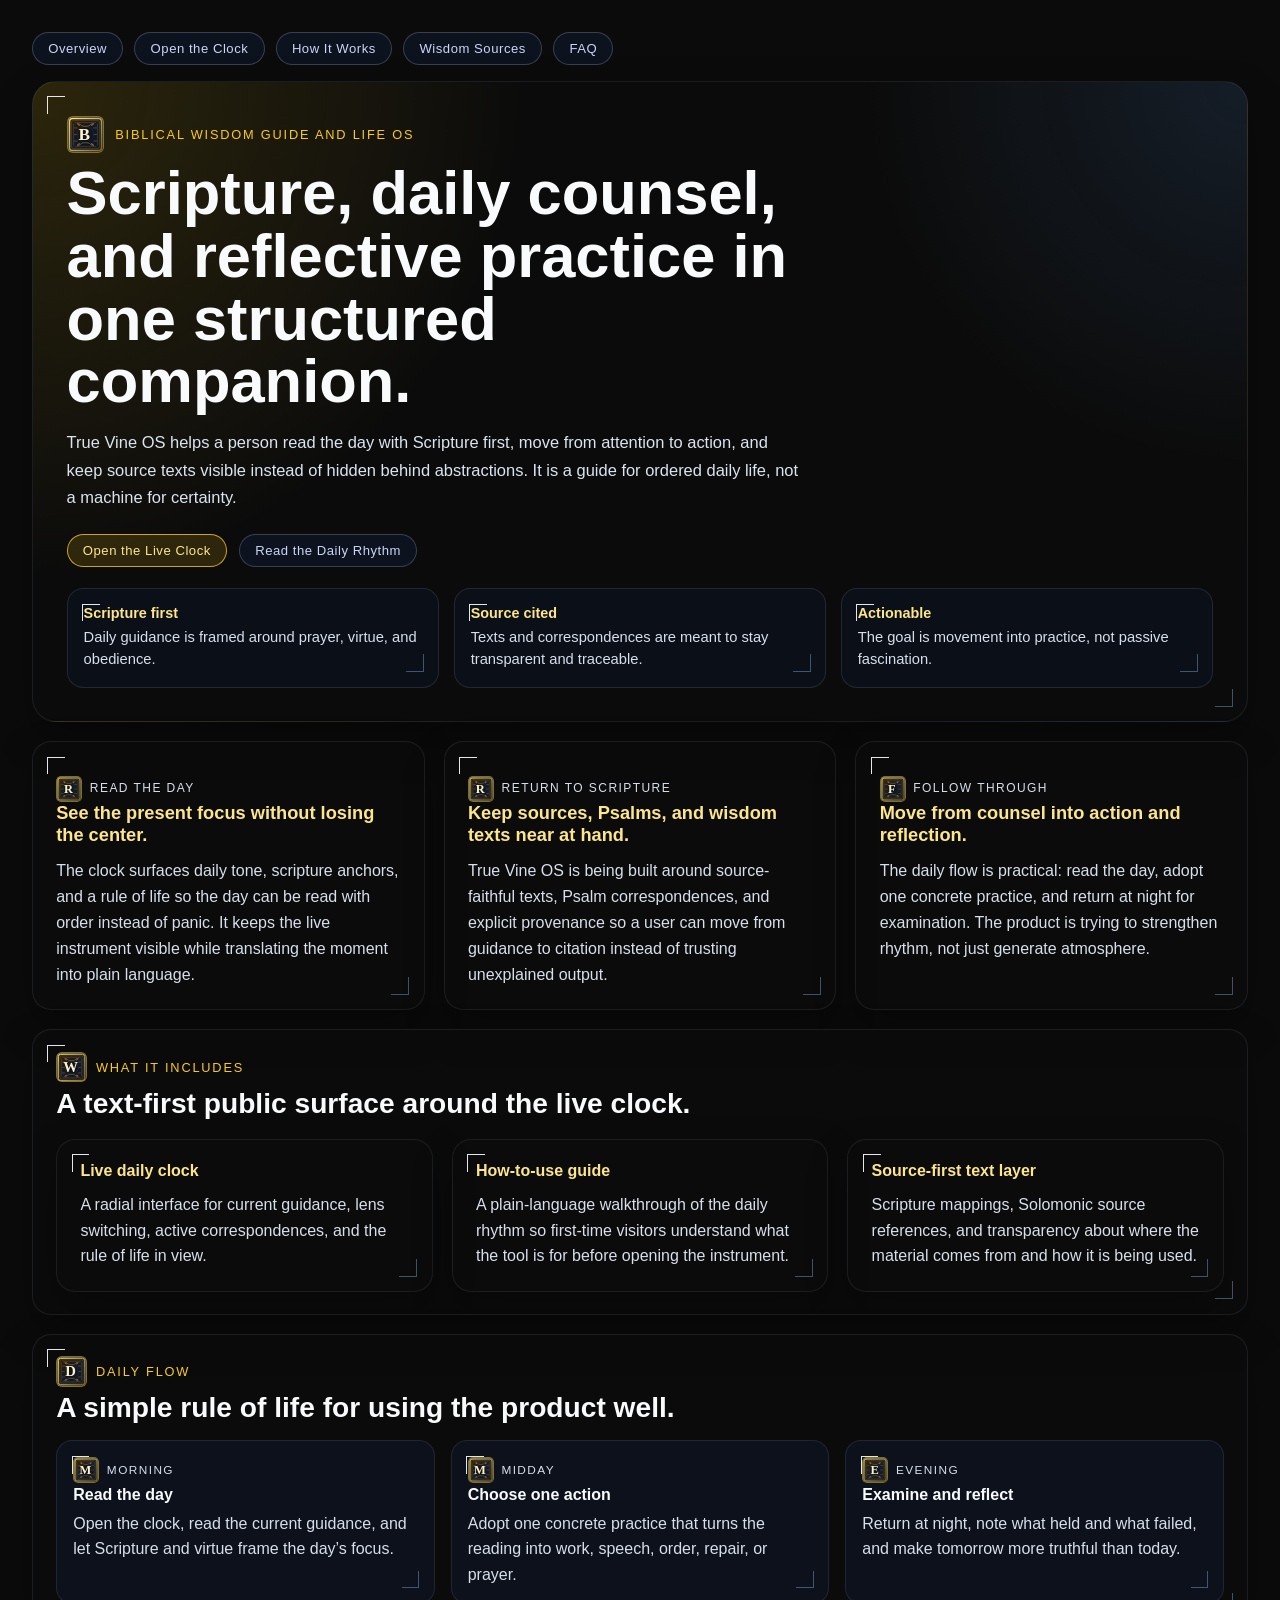
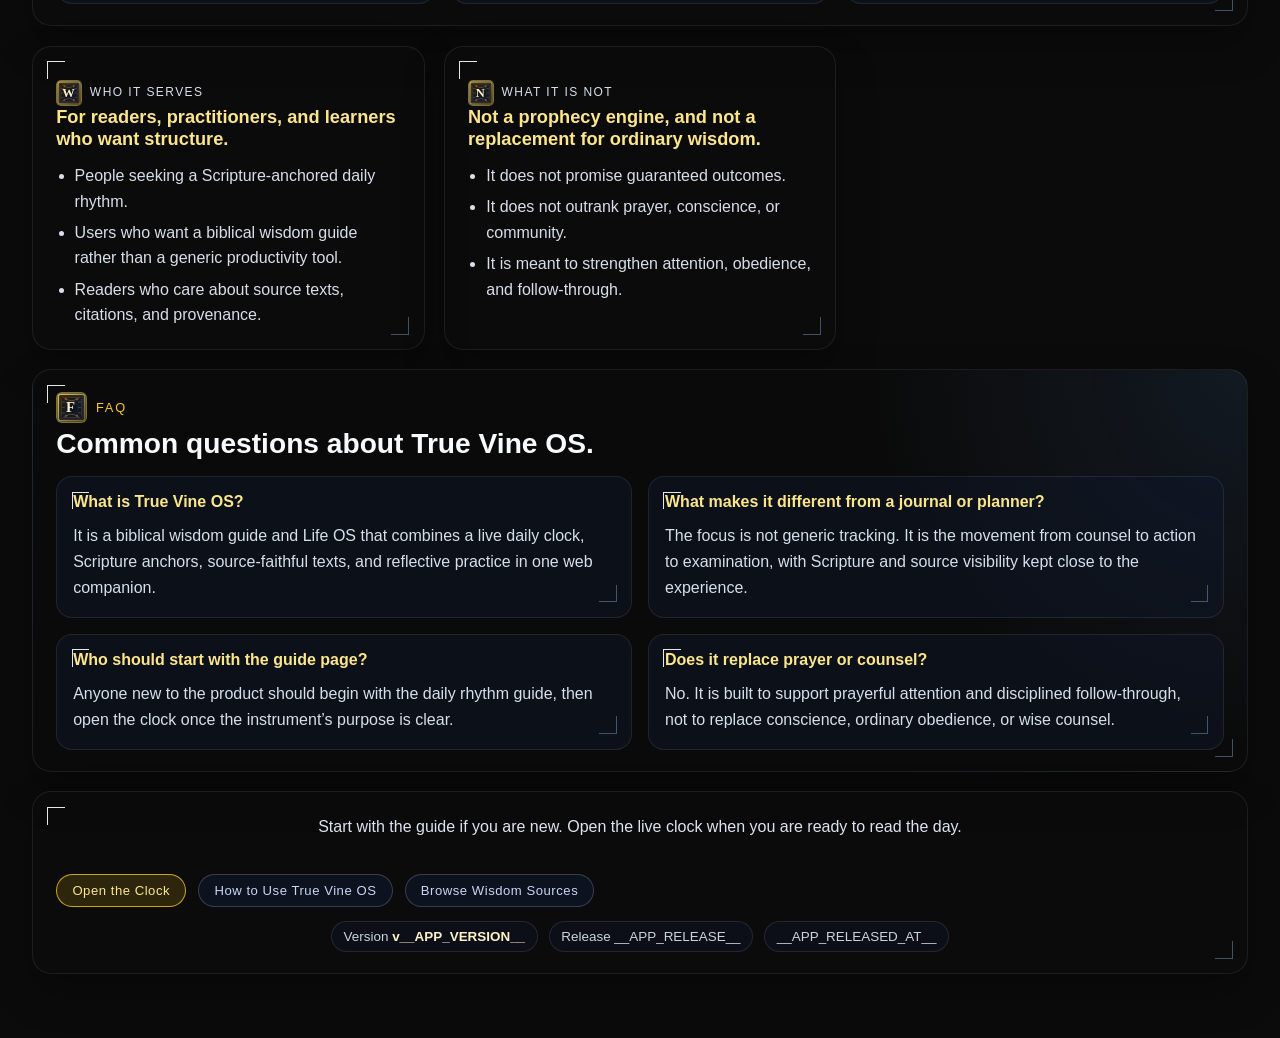
<file: web/index.html>
<!DOCTYPE html>
<html lang="en">
  <head>
    <meta charset="UTF-8" />
    <meta name="viewport" content="width=device-width, initial-scale=1.0" />
    <title>True Vine OS | Biblical Wisdom Guide and Daily Rule of Life</title>
    <meta
      name="description"
      content="True Vine OS is a biblical wisdom guide and Life OS that brings Scripture, daily counsel, source texts, and reflective practice into one structured companion."
    />
    <meta name="robots" content="index,follow" />
    <link rel="canonical" href="__CANONICAL_URL__" />
    <meta property="og:site_name" content="True Vine OS" />
    <meta property="og:type" content="website" />
    <meta property="og:title" content="True Vine OS | Biblical Wisdom Guide and Daily Rule of Life" />
    <meta
      property="og:description"
      content="Read the day through Scripture-first counsel, source-faithful texts, and a practical rule of life."
    />
    <meta property="og:url" content="__CANONICAL_URL__" />
    <meta name="twitter:card" content="summary" />
    <meta name="twitter:title" content="True Vine OS | Biblical Wisdom Guide and Daily Rule of Life" />
    <meta
      name="twitter:description"
      content="A structured companion for daily counsel, Scripture anchors, and reflective practice."
    />
    <script async src="https://www.googletagmanager.com/gtag/js?id=G-138HFD1QQP"></script>
    <script>
      window.dataLayer = window.dataLayer || [];
      function gtag() {dataLayer.push(arguments);}
      gtag("js", new Date());
      gtag("config", "G-138HFD1QQP");
    </script>
    <link rel="icon" href='data:image/svg+xml;utf8,<svg xmlns="http://www.w3.org/2000/svg" viewBox="0 0 64 64"><rect width="64" height="64" rx="12" fill="%23020617"/><circle cx="32" cy="32" r="20" fill="none" stroke="%23facc15" stroke-width="4"/><circle cx="32" cy="32" r="6" fill="%23facc15"/></svg>' />
    <link rel="stylesheet" href="/web/style.css?v=20260523-speech1" />
    <script type="application/ld+json">
      {
        "@context": "https://schema.org",
        "@graph": [
          {
            "@type": "WebSite",
            "name": "True Vine OS",
            "url": "__SITE_URL__",
            "description": "A biblical wisdom guide and Life OS for daily counsel, Scripture, and reflective practice."
          },
          {
            "@type": "SoftwareApplication",
            "name": "True Vine OS",
            "applicationCategory": "LifestyleApplication",
            "operatingSystem": "Web",
            "url": "__CANONICAL_URL__",
            "description": "A structured web companion that pairs daily counsel, Scripture anchors, source texts, and a practical rule of life."
          },
          {
            "@type": "FAQPage",
            "mainEntity": [
              {
                "@type": "Question",
                "name": "What is True Vine OS?",
                "acceptedAnswer": {
                  "@type": "Answer",
                  "text": "True Vine OS is a biblical wisdom guide and Life OS that combines a live daily clock, Scripture anchors, source-faithful texts, and reflective practice."
                }
              },
              {
                "@type": "Question",
                "name": "Who is it for?",
                "acceptedAnswer": {
                  "@type": "Answer",
                  "text": "It is for people who want a structured daily rhythm grounded in Scripture, reflection, and carefully cited source material."
                }
              },
              {
                "@type": "Question",
                "name": "Does it replace prayer, conscience, or counsel?",
                "acceptedAnswer": {
                  "@type": "Answer",
                  "text": "No. It is designed as a reflective instrument that supports prayer, attention, and follow-through rather than replacing conscience, community, or ordinary wisdom."
                }
              }
            ]
          }
        ]
      }
    </script>
  </head>
  <body>
    <main class="home-page">
      <nav class="home-topnav" aria-label="Primary">
        <a class="page-link" href="/">Overview</a>
        <a class="page-link" href="/clock">Open the Clock</a>
        <a class="page-link" href="/how-to-use">How It Works</a>
        <a class="page-link" href="/wisdom-sources">Wisdom Sources</a>
        <a class="page-link" href="#faq">FAQ</a>
      </nav>

      <header class="home-hero">
        <p class="home-kicker scriptorium-label scriptorium-label--hero" data-initial="B">Biblical Wisdom Guide and Life OS</p>
        <h1 class="home-title">Scripture, daily counsel, and reflective practice in one structured companion.</h1>
        <p class="home-intro">
          True Vine OS helps a person read the day with Scripture first, move from attention to action,
          and keep source texts visible instead of hidden behind abstractions. It is a guide for ordered
          daily life, not a machine for certainty.
        </p>
        <div class="home-actions">
          <a class="guide-link-button guide-link-button--primary" href="/clock">Open the Live Clock</a>
          <a class="guide-link-button" href="/how-to-use">Read the Daily Rhythm</a>
        </div>
        <ul class="home-metrics" aria-label="Product principles">
          <li><strong>Scripture first</strong><span>Daily guidance is framed around prayer, virtue, and obedience.</span></li>
          <li><strong>Source cited</strong><span>Texts and correspondences are meant to stay transparent and traceable.</span></li>
          <li><strong>Actionable</strong><span>The goal is movement into practice, not passive fascination.</span></li>
        </ul>
      </header>

      <section class="home-grid" aria-label="Core value">
        <article class="home-card">
          <p class="home-eyebrow scriptorium-label scriptorium-label--compact" data-initial="R">Read the day</p>
          <h2>See the present focus without losing the center.</h2>
          <p>
            The clock surfaces daily tone, scripture anchors, and a rule of life so the day can be read
            with order instead of panic. It keeps the live instrument visible while translating the moment
            into plain language.
          </p>
        </article>
        <article class="home-card">
          <p class="home-eyebrow scriptorium-label scriptorium-label--compact" data-initial="R">Return to Scripture</p>
          <h2>Keep sources, Psalms, and wisdom texts near at hand.</h2>
          <p>
            True Vine OS is being built around source-faithful texts, Psalm correspondences, and explicit
            provenance so a user can move from guidance to citation instead of trusting unexplained output.
          </p>
        </article>
        <article class="home-card">
          <p class="home-eyebrow scriptorium-label scriptorium-label--compact" data-initial="F">Follow through</p>
          <h2>Move from counsel into action and reflection.</h2>
          <p>
            The daily flow is practical: read the day, adopt one concrete practice, and return at night for
            examination. The product is trying to strengthen rhythm, not just generate atmosphere.
          </p>
        </article>
      </section>

      <section class="home-section">
        <div class="home-section-top">
          <p class="home-kicker scriptorium-label" data-initial="W">What It Includes</p>
          <h2 class="home-section-title">A text-first public surface around the live clock.</h2>
        </div>
        <div class="home-grid">
          <article class="home-card">
            <h3>Live daily clock</h3>
            <p>
              A radial interface for current guidance, lens switching, active correspondences, and the rule
              of life in view.
            </p>
          </article>
          <article class="home-card">
            <h3>How-to-use guide</h3>
            <p>
              A plain-language walkthrough of the daily rhythm so first-time visitors understand what the
              tool is for before opening the instrument.
            </p>
          </article>
          <article class="home-card">
            <h3>Source-first text layer</h3>
            <p>
              Scripture mappings, Solomonic source references, and transparency about where the material
              comes from and how it is being used.
            </p>
          </article>
        </div>
      </section>

      <section class="home-section">
        <div class="home-section-top">
          <p class="home-kicker scriptorium-label" data-initial="D">Daily Flow</p>
          <h2 class="home-section-title">A simple rule of life for using the product well.</h2>
        </div>
        <div class="home-flow">
          <article class="home-step">
            <p class="home-step-label scriptorium-label scriptorium-label--compact" data-initial="M">Morning</p>
            <h3>Read the day</h3>
            <p>Open the clock, read the current guidance, and let Scripture and virtue frame the day’s focus.</p>
          </article>
          <article class="home-step">
            <p class="home-step-label scriptorium-label scriptorium-label--compact" data-initial="M">Midday</p>
            <h3>Choose one action</h3>
            <p>Adopt one concrete practice that turns the reading into work, speech, order, repair, or prayer.</p>
          </article>
          <article class="home-step">
            <p class="home-step-label scriptorium-label scriptorium-label--compact" data-initial="E">Evening</p>
            <h3>Examine and reflect</h3>
            <p>Return at night, note what held and what failed, and make tomorrow more truthful than today.</p>
          </article>
        </div>
      </section>

      <section class="home-grid" aria-label="Audience and positioning">
        <article class="home-card">
          <p class="home-eyebrow scriptorium-label scriptorium-label--compact" data-initial="W">Who it serves</p>
          <h2>For readers, practitioners, and learners who want structure.</h2>
          <ul class="home-list">
            <li>People seeking a Scripture-anchored daily rhythm.</li>
            <li>Users who want a biblical wisdom guide rather than a generic productivity tool.</li>
            <li>Readers who care about source texts, citations, and provenance.</li>
          </ul>
        </article>
        <article class="home-card">
          <p class="home-eyebrow scriptorium-label scriptorium-label--compact" data-initial="N">What it is not</p>
          <h2>Not a prophecy engine, and not a replacement for ordinary wisdom.</h2>
          <ul class="home-list">
            <li>It does not promise guaranteed outcomes.</li>
            <li>It does not outrank prayer, conscience, or community.</li>
            <li>It is meant to strengthen attention, obedience, and follow-through.</li>
          </ul>
        </article>
      </section>

      <section class="home-section home-section--faq" id="faq">
        <div class="home-section-top">
          <p class="home-kicker scriptorium-label" data-initial="F">FAQ</p>
          <h2 class="home-section-title">Common questions about True Vine OS.</h2>
        </div>
        <div class="home-faq-list">
          <article class="home-faq-item">
            <h3>What is True Vine OS?</h3>
            <p>
              It is a biblical wisdom guide and Life OS that combines a live daily clock, Scripture anchors,
              source-faithful texts, and reflective practice in one web companion.
            </p>
          </article>
          <article class="home-faq-item">
            <h3>What makes it different from a journal or planner?</h3>
            <p>
              The focus is not generic tracking. It is the movement from counsel to action to examination,
              with Scripture and source visibility kept close to the experience.
            </p>
          </article>
          <article class="home-faq-item">
            <h3>Who should start with the guide page?</h3>
            <p>
              Anyone new to the product should begin with the daily rhythm guide, then open the clock once
              the instrument’s purpose is clear.
            </p>
          </article>
          <article class="home-faq-item">
            <h3>Does it replace prayer or counsel?</h3>
            <p>
              No. It is built to support prayerful attention and disciplined follow-through, not to replace
              conscience, ordinary obedience, or wise counsel.
            </p>
          </article>
        </div>
      </section>

      <footer class="home-footer">
        <p class="home-footer-copy">
          Start with the guide if you are new. Open the live clock when you are ready to read the day.
        </p>
        <div class="home-actions">
          <a class="guide-link-button guide-link-button--primary" href="/clock">Open the Clock</a>
          <a class="guide-link-button" href="/how-to-use">How to Use True Vine OS</a>
          <a class="guide-link-button" href="/wisdom-sources">Browse Wisdom Sources</a>
        </div>
        <p class="footer-release-meta">
          <span>Version <strong>v__APP_VERSION__</strong></span>
          <span>Release __APP_RELEASE__</span>
          <span>__APP_RELEASED_AT__</span>
        </p>
      </footer>
    </main>
  </body>
</html>
</file>
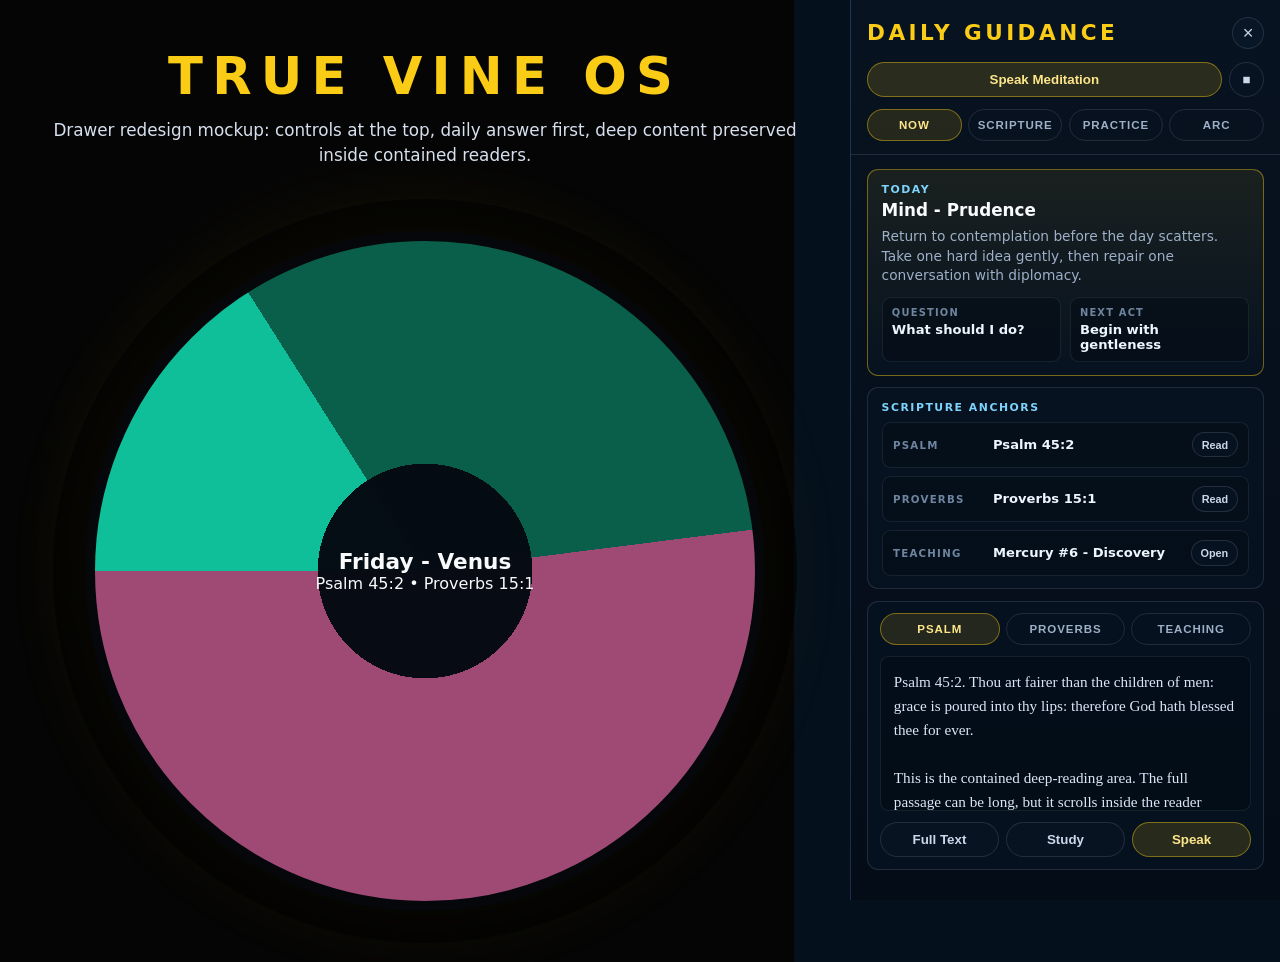
<file: web/drawer_ux_mockup.html>
<!DOCTYPE html>
<html lang="en">
  <head>
    <meta charset="UTF-8" />
    <meta name="viewport" content="width=device-width, initial-scale=1.0" />
    <title>Drawer UX Mockup</title>
    <style>
      :root {
        color-scheme: dark;
        --bg: #03070d;
        --panel: #071321;
        --panel-2: #0a1828;
        --line: rgba(148, 163, 184, 0.18);
        --line-strong: rgba(250, 204, 21, 0.42);
        --gold: #facc15;
        --gold-soft: #fde68a;
        --blue: #7dd3fc;
        --text: #e5edf8;
        --muted: #9db0c8;
        --quiet: #6f849f;
        --green: #6ee7b7;
      }

      * {
        box-sizing: border-box;
      }

      body {
        margin: 0;
        min-height: 100vh;
        background:
          radial-gradient(circle at 32% 55%, rgba(250, 204, 21, 0.08), transparent 24rem),
          linear-gradient(90deg, #050505 0 62%, #04101c 62% 100%);
        color: var(--text);
        font-family: Inter, ui-sans-serif, system-ui, -apple-system, BlinkMacSystemFont, "Segoe UI", sans-serif;
      }

      .mock-shell {
        display: grid;
        grid-template-columns: minmax(0, 1fr) min(430px, 36vw);
        min-height: 100vh;
      }

      .canvas {
        display: grid;
        align-content: start;
        justify-items: center;
        gap: 4rem;
        padding: 3.2rem 2rem;
      }

      .brand {
        text-align: center;
      }

      .brand h1 {
        margin: 0;
        color: var(--gold);
        font-size: clamp(2rem, 4vw, 3.3rem);
        letter-spacing: 0.18em;
        line-height: 1;
      }

      .brand p {
        max-width: 50rem;
        margin: 1rem auto 0;
        color: #d7e0ee;
        font-size: 1.05rem;
        line-height: 1.45;
      }

      .clock-placeholder {
        width: min(58vw, 680px);
        aspect-ratio: 1;
        border-radius: 50%;
        background:
          radial-gradient(circle, rgba(5, 10, 18, 0.98) 0 23%, transparent 23%),
          conic-gradient(from -90deg, #0fbf9a 0 16%, #095f49 16% 48%, #9f4975 48% 100%);
        border: 10px solid #05070b;
        box-shadow: 0 0 0 2rem rgba(0, 0, 0, 0.58), 0 0 90px rgba(250, 204, 21, 0.08);
        display: grid;
        place-items: center;
        color: #f8fafc;
        text-align: center;
      }

      .clock-placeholder strong {
        display: block;
        font-size: 1.35rem;
      }

      .drawer {
        height: 100vh;
        overflow: hidden;
        border-left: 1px solid rgba(96, 165, 250, 0.24);
        background:
          linear-gradient(180deg, rgba(8, 19, 32, 0.98), rgba(4, 12, 22, 0.98)),
          var(--panel);
      }

      .drawer-header {
        padding: 1.05rem 1rem 0.85rem;
        border-bottom: 1px solid var(--line);
      }

      .title-row {
        display: flex;
        align-items: center;
        justify-content: space-between;
        gap: 1rem;
      }

      .drawer-title {
        margin: 0;
        color: var(--gold);
        font-size: 1.35rem;
        line-height: 1;
        letter-spacing: 0.16em;
        text-transform: uppercase;
      }

      .icon-button {
        width: 2rem;
        height: 2rem;
        border: 1px solid var(--line);
        border-radius: 50%;
        background: rgba(10, 24, 40, 0.82);
        color: #c8d5e7;
        font-size: 1.15rem;
      }

      .top-actions {
        display: grid;
        grid-template-columns: minmax(0, 1fr) 2.2rem;
        gap: 0.45rem;
        margin-top: 0.85rem;
      }

      .button {
        min-height: 2.15rem;
        border: 1px solid var(--line);
        border-radius: 999px;
        background: rgba(8, 20, 34, 0.9);
        color: #cbd8ea;
        font-weight: 750;
      }

      .button.primary {
        border-color: var(--line-strong);
        background: rgba(250, 204, 21, 0.14);
        color: var(--gold-soft);
      }

      .tabs {
        display: grid;
        grid-template-columns: repeat(4, minmax(0, 1fr));
        gap: 0.38rem;
        margin-top: 0.75rem;
      }

      .tab {
        min-height: 2rem;
        border: 1px solid var(--line);
        border-radius: 999px;
        background: transparent;
        color: var(--muted);
        font-size: 0.72rem;
        font-weight: 850;
        letter-spacing: 0.08em;
        text-transform: uppercase;
      }

      .tab.active {
        border-color: var(--line-strong);
        background: rgba(250, 204, 21, 0.12);
        color: var(--gold-soft);
      }

      .drawer-body {
        height: calc(100vh - 10.6rem);
        overflow: hidden;
        padding: 0.88rem 1rem 1rem;
      }

      .view {
        display: grid;
        grid-template-rows: auto auto minmax(0, 1fr);
        gap: 0.72rem;
        height: 100%;
      }

      .panel {
        border: 1px solid var(--line);
        border-radius: 0.7rem;
        background: rgba(7, 19, 33, 0.8);
      }

      .panel.emphasis {
        border-color: var(--line-strong);
        background:
          linear-gradient(180deg, rgba(250, 204, 21, 0.08), transparent),
          rgba(7, 19, 33, 0.86);
      }

      .panel-inner {
        padding: 0.78rem 0.85rem;
      }

      .kicker {
        margin: 0;
        color: var(--blue);
        font-size: 0.68rem;
        font-weight: 850;
        letter-spacing: 0.14em;
        text-transform: uppercase;
      }

      .answer {
        margin: 0.28rem 0 0;
        color: #f8fafc;
        font-size: 1.05rem;
        font-weight: 800;
        line-height: 1.22;
      }

      .copy {
        margin: 0.38rem 0 0;
        color: var(--muted);
        font-size: 0.86rem;
        line-height: 1.42;
      }

      .meta-grid {
        display: grid;
        grid-template-columns: 1fr 1fr;
        gap: 0.52rem;
        margin-top: 0.72rem;
      }

      .meta {
        padding: 0.58rem;
        border: 1px solid rgba(148, 163, 184, 0.13);
        border-radius: 0.55rem;
        background: rgba(2, 8, 16, 0.36);
      }

      .meta span {
        display: block;
        color: var(--quiet);
        font-size: 0.62rem;
        font-weight: 850;
        letter-spacing: 0.12em;
        text-transform: uppercase;
      }

      .meta strong {
        display: block;
        margin-top: 0.22rem;
        color: #edf5ff;
        font-size: 0.82rem;
      }

      .scripture-strip {
        display: grid;
        gap: 0.5rem;
      }

      .anchor-row {
        display: grid;
        grid-template-columns: 5.7rem minmax(0, 1fr) auto;
        align-items: center;
        gap: 0.55rem;
        padding: 0.58rem 0.65rem;
        border: 1px solid rgba(148, 163, 184, 0.13);
        border-radius: 0.55rem;
        background: rgba(2, 8, 16, 0.28);
      }

      .anchor-row span {
        color: var(--quiet);
        font-size: 0.64rem;
        font-weight: 850;
        letter-spacing: 0.12em;
        text-transform: uppercase;
      }

      .anchor-row strong {
        color: #edf5ff;
        font-size: 0.82rem;
      }

      .mini-button {
        min-height: 1.6rem;
        padding: 0 0.55rem;
        border: 1px solid rgba(148, 163, 184, 0.2);
        border-radius: 999px;
        background: rgba(8, 20, 34, 0.78);
        color: #cbd8ea;
        font-size: 0.68rem;
        font-weight: 800;
      }

      .reader {
        min-height: 0;
        display: grid;
        grid-template-rows: auto minmax(0, 1fr) auto;
      }

      .reader-tabs {
        display: grid;
        grid-template-columns: repeat(3, 1fr);
        gap: 0.38rem;
        padding: 0.7rem 0.75rem 0;
      }

      .reader-text {
        min-height: 0;
        margin: 0.7rem 0.75rem;
        overflow: auto;
        padding: 0.8rem;
        border: 1px solid rgba(148, 163, 184, 0.13);
        border-radius: 0.55rem;
        background: rgba(2, 8, 16, 0.34);
        color: #dbe7f7;
        font-family: Georgia, "Times New Roman", serif;
        font-size: 0.95rem;
        line-height: 1.58;
      }

      .reader-actions {
        display: grid;
        grid-template-columns: repeat(3, 1fr);
        gap: 0.45rem;
        padding: 0 0.75rem 0.75rem;
      }

      .practice-grid {
        display: grid;
        grid-template-columns: 1fr 1fr;
        gap: 0.52rem;
      }

      .task {
        padding: 0.65rem;
        border: 1px solid rgba(148, 163, 184, 0.13);
        border-radius: 0.55rem;
        background: rgba(2, 8, 16, 0.3);
      }

      .task strong {
        display: block;
        color: #f8fafc;
        font-size: 0.82rem;
      }

      .task span {
        display: block;
        margin-top: 0.24rem;
        color: var(--muted);
        font-size: 0.76rem;
        line-height: 1.35;
      }

      .view-label {
        margin: 0.65rem 0 0;
        color: var(--green);
        font-size: 0.72rem;
        font-weight: 850;
        letter-spacing: 0.1em;
        text-transform: uppercase;
      }

      @media (max-width: 980px) {
        .mock-shell {
          grid-template-columns: 1fr;
        }

        .canvas {
          display: none;
        }

        .drawer {
          width: 100vw;
        }
      }
    </style>
  </head>
  <body>
    <div class="mock-shell">
      <main class="canvas" aria-label="Clock context">
        <div class="brand">
          <h1>TRUE VINE OS</h1>
          <p>Drawer redesign mockup: controls at the top, daily answer first, deep content preserved inside contained readers.</p>
        </div>
        <div class="clock-placeholder">
          <div>
            <strong>Friday - Venus</strong>
            <span>Psalm 45:2 • Proverbs 15:1</span>
          </div>
        </div>
      </main>

      <aside class="drawer" aria-label="Drawer UX mockup">
        <header class="drawer-header">
          <div class="title-row">
            <h2 class="drawer-title">Daily Guidance</h2>
            <button class="icon-button" type="button" aria-label="Close">×</button>
          </div>
          <div class="top-actions">
            <button class="button primary" type="button">Speak Meditation</button>
            <button class="button" type="button" aria-label="Stop">■</button>
          </div>
          <nav class="tabs" aria-label="Mock drawer tabs">
            <button class="tab active" type="button">Now</button>
            <button class="tab" type="button">Scripture</button>
            <button class="tab" type="button">Practice</button>
            <button class="tab" type="button">Arc</button>
          </nav>
        </header>

        <section class="drawer-body">
          <div class="view">
            <article class="panel emphasis">
              <div class="panel-inner">
                <p class="kicker">Today</p>
                <p class="answer">Mind - Prudence</p>
                <p class="copy">Return to contemplation before the day scatters. Take one hard idea gently, then repair one conversation with diplomacy.</p>
                <div class="meta-grid">
                  <div class="meta">
                    <span>Question</span>
                    <strong>What should I do?</strong>
                  </div>
                  <div class="meta">
                    <span>Next Act</span>
                    <strong>Begin with gentleness</strong>
                  </div>
                </div>
              </div>
            </article>

            <article class="panel">
              <div class="panel-inner scripture-strip">
                <p class="kicker">Scripture Anchors</p>
                <div class="anchor-row">
                  <span>Psalm</span>
                  <strong>Psalm 45:2</strong>
                  <button class="mini-button" type="button">Read</button>
                </div>
                <div class="anchor-row">
                  <span>Proverbs</span>
                  <strong>Proverbs 15:1</strong>
                  <button class="mini-button" type="button">Read</button>
                </div>
                <div class="anchor-row">
                  <span>Teaching</span>
                  <strong>Mercury #6 - Discovery</strong>
                  <button class="mini-button" type="button">Open</button>
                </div>
              </div>
            </article>

            <article class="panel reader">
              <div class="reader-tabs">
                <button class="tab active" type="button">Psalm</button>
                <button class="tab" type="button">Proverbs</button>
                <button class="tab" type="button">Teaching</button>
              </div>
              <div class="reader-text">
                Psalm 45:2. Thou art fairer than the children of men: grace is poured into thy lips: therefore God hath blessed thee for ever.
                <br /><br />
                This is the contained deep-reading area. The full passage can be long, but it scrolls inside the reader instead of turning the whole drawer into an endless page.
              </div>
              <div class="reader-actions">
                <button class="button" type="button">Full Text</button>
                <button class="button" type="button">Study</button>
                <button class="button primary" type="button">Speak</button>
              </div>
            </article>
          </div>
        </section>
      </aside>
    </div>
  </body>
</html>
</file>
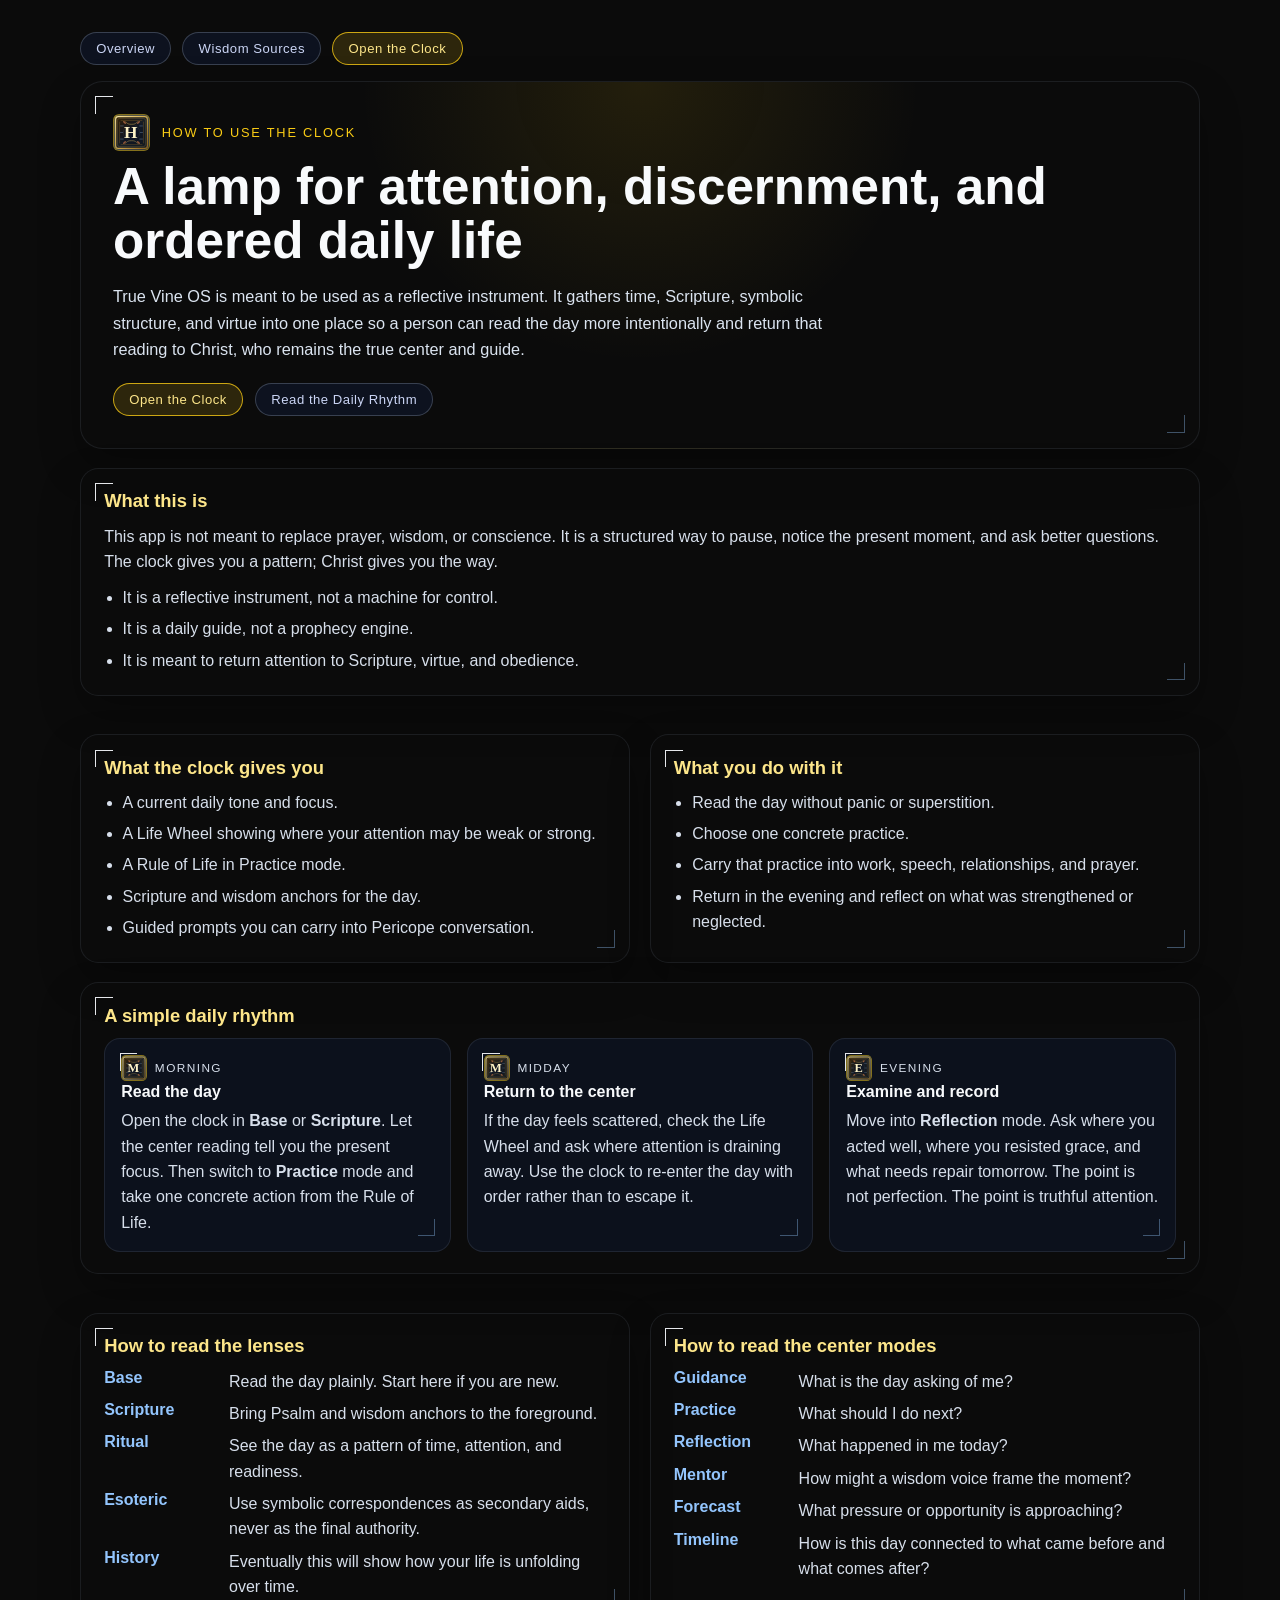
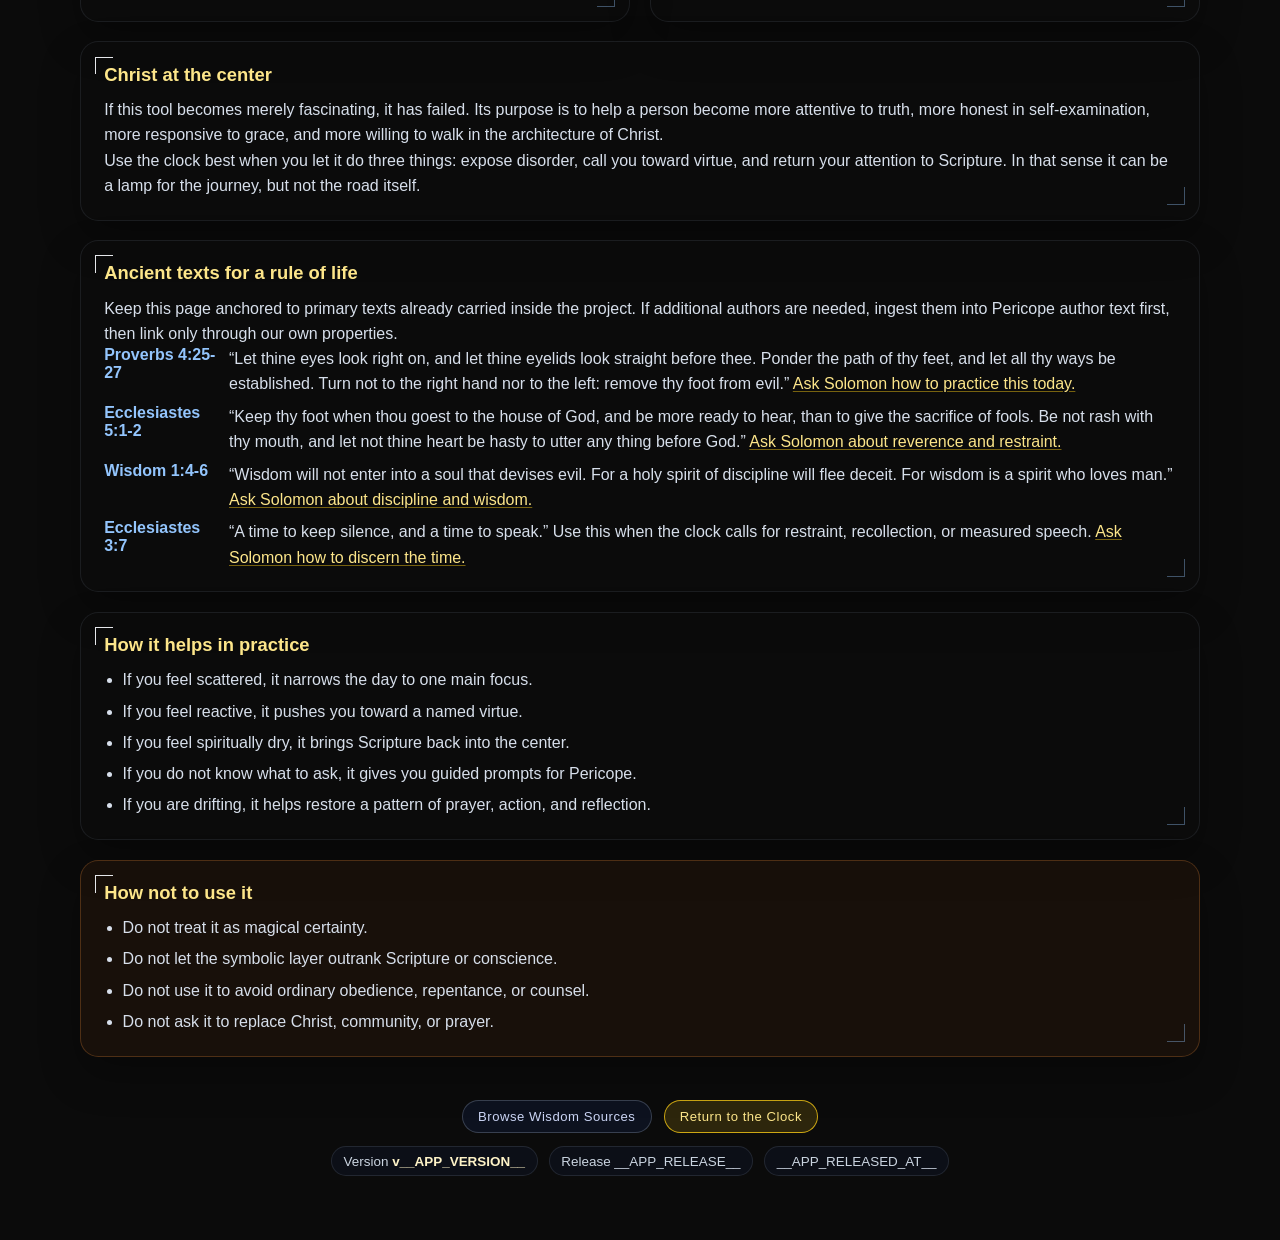
<file: web/how_to_use.html>
<!DOCTYPE html>
<html lang="en">
  <head>
    <meta charset="UTF-8" />
    <meta name="viewport" content="width=device-width, initial-scale=1.0" />
    <title>How to Use True Vine OS | Daily Rhythm and Rule of Life</title>
    <meta
      name="description"
      content="Learn how to use True Vine OS as a daily rhythm for Scripture, attention, practice, and evening reflection."
    />
    <meta name="robots" content="index,follow" />
    <link rel="canonical" href="__CANONICAL_URL__" />
    <meta property="og:site_name" content="True Vine OS" />
    <meta property="og:type" content="article" />
    <meta property="og:title" content="How to Use True Vine OS | Daily Rhythm and Rule of Life" />
    <meta
      property="og:description"
      content="A plain-language guide to reading the day, choosing one practice, and returning for evening reflection."
    />
    <meta property="og:url" content="__CANONICAL_URL__" />
    <meta name="twitter:card" content="summary" />
    <meta name="twitter:title" content="How to Use True Vine OS | Daily Rhythm and Rule of Life" />
    <meta
      name="twitter:description"
      content="Start here if you want the daily rhythm behind True Vine OS before opening the live clock."
    />
    <script async src="https://www.googletagmanager.com/gtag/js?id=G-138HFD1QQP"></script>
    <script>
      window.dataLayer = window.dataLayer || [];
      function gtag() {dataLayer.push(arguments);}
      gtag("js", new Date());
      gtag("config", "G-138HFD1QQP");
    </script>
    <link rel="icon" href='data:image/svg+xml;utf8,<svg xmlns="http://www.w3.org/2000/svg" viewBox="0 0 64 64"><rect width="64" height="64" rx="12" fill="%23020617"/><circle cx="32" cy="32" r="20" fill="none" stroke="%23facc15" stroke-width="4"/><circle cx="32" cy="32" r="6" fill="%23facc15"/></svg>' />
    <link rel="stylesheet" href="/web/style.css?v=20260523-speech1" />
    <script type="application/ld+json">
      {
        "@context": "https://schema.org",
        "@type": "Article",
        "headline": "How to Use True Vine OS",
        "description": "A plain-language guide to the daily rhythm, center modes, and practical use of True Vine OS.",
        "url": "__CANONICAL_URL__",
        "mainEntityOfPage": "__CANONICAL_URL__",
        "publisher": {
          "@type": "Organization",
          "name": "True Vine OS"
        }
      }
    </script>
  </head>
  <body>
    <main class="guide-page">
      <nav class="guide-topnav" aria-label="Page links">
        <a class="guide-link-button" href="/">Overview</a>
        <a class="guide-link-button" href="/wisdom-sources">Wisdom Sources</a>
        <a class="guide-link-button guide-link-button--primary" href="/clock">Open the Clock</a>
      </nav>
      <header class="guide-hero">
        <p class="guide-kicker scriptorium-label scriptorium-label--hero" data-initial="H">How to Use the Clock</p>
        <h1 class="guide-title">A lamp for attention, discernment, and ordered daily life</h1>
        <p class="guide-intro">
          True Vine OS is meant to be used as a reflective instrument. It gathers time, Scripture,
          symbolic structure, and virtue into one place so a person can read the day more
          intentionally and return that reading to Christ, who remains the true center and guide.
        </p>
        <div class="guide-actions">
          <a class="guide-link-button guide-link-button--primary" href="/clock">Open the Clock</a>
          <a class="guide-link-button" href="#daily-rhythm">Read the Daily Rhythm</a>
        </div>
      </header>

      <section class="guide-panel">
        <h2>What this is</h2>
        <p>
          This app is not meant to replace prayer, wisdom, or conscience. It is a structured way to
          pause, notice the present moment, and ask better questions. The clock gives you a pattern;
          Christ gives you the way.
        </p>
        <ul class="guide-list">
          <li>It is a reflective instrument, not a machine for control.</li>
          <li>It is a daily guide, not a prophecy engine.</li>
          <li>It is meant to return attention to Scripture, virtue, and obedience.</li>
        </ul>
      </section>

      <section class="guide-grid">
        <article class="guide-card">
          <h2>What the clock gives you</h2>
          <ul class="guide-list">
            <li>A current daily tone and focus.</li>
            <li>A Life Wheel showing where your attention may be weak or strong.</li>
            <li>A Rule of Life in Practice mode.</li>
            <li>Scripture and wisdom anchors for the day.</li>
            <li>Guided prompts you can carry into Pericope conversation.</li>
          </ul>
        </article>
        <article class="guide-card">
          <h2>What you do with it</h2>
          <ul class="guide-list">
            <li>Read the day without panic or superstition.</li>
            <li>Choose one concrete practice.</li>
            <li>Carry that practice into work, speech, relationships, and prayer.</li>
            <li>Return in the evening and reflect on what was strengthened or neglected.</li>
          </ul>
        </article>
      </section>

      <section class="guide-panel" id="daily-rhythm">
        <h2>A simple daily rhythm</h2>
        <div class="guide-steps">
          <article class="guide-step">
            <p class="guide-step-label scriptorium-label scriptorium-label--compact" data-initial="M">Morning</p>
            <h3>Read the day</h3>
            <p>
              Open the clock in <strong>Base</strong> or <strong>Scripture</strong>. Let the center
              reading tell you the present focus. Then switch to <strong>Practice</strong> mode and
              take one concrete action from the Rule of Life.
            </p>
          </article>
          <article class="guide-step">
            <p class="guide-step-label scriptorium-label scriptorium-label--compact" data-initial="M">Midday</p>
            <h3>Return to the center</h3>
            <p>
              If the day feels scattered, check the Life Wheel and ask where attention is draining
              away. Use the clock to re-enter the day with order rather than to escape it.
            </p>
          </article>
          <article class="guide-step">
            <p class="guide-step-label scriptorium-label scriptorium-label--compact" data-initial="E">Evening</p>
            <h3>Examine and record</h3>
            <p>
              Move into <strong>Reflection</strong> mode. Ask where you acted well, where you resisted
              grace, and what needs repair tomorrow. The point is not perfection. The point is
              truthful attention.
            </p>
          </article>
        </div>
      </section>

      <section class="guide-grid">
        <article class="guide-card">
          <h2>How to read the lenses</h2>
          <dl class="guide-dl">
            <dt>Base</dt>
            <dd>Read the day plainly. Start here if you are new.</dd>
            <dt>Scripture</dt>
            <dd>Bring Psalm and wisdom anchors to the foreground.</dd>
            <dt>Ritual</dt>
            <dd>See the day as a pattern of time, attention, and readiness.</dd>
            <dt>Esoteric</dt>
            <dd>Use symbolic correspondences as secondary aids, never as the final authority.</dd>
            <dt>History</dt>
            <dd>Eventually this will show how your life is unfolding over time.</dd>
          </dl>
        </article>
        <article class="guide-card">
          <h2>How to read the center modes</h2>
          <dl class="guide-dl">
            <dt>Guidance</dt>
            <dd>What is the day asking of me?</dd>
            <dt>Practice</dt>
            <dd>What should I do next?</dd>
            <dt>Reflection</dt>
            <dd>What happened in me today?</dd>
            <dt>Mentor</dt>
            <dd>How might a wisdom voice frame the moment?</dd>
            <dt>Forecast</dt>
            <dd>What pressure or opportunity is approaching?</dd>
            <dt>Timeline</dt>
            <dd>How is this day connected to what came before and what comes after?</dd>
          </dl>
        </article>
      </section>

      <section class="guide-panel">
        <h2>Christ at the center</h2>
        <p>
          If this tool becomes merely fascinating, it has failed. Its purpose is to help a person
          become more attentive to truth, more honest in self-examination, more responsive to grace,
          and more willing to walk in the architecture of Christ.
        </p>
        <p>
          Use the clock best when you let it do three things: expose disorder, call you toward
          virtue, and return your attention to Scripture. In that sense it can be a lamp for the
          journey, but not the road itself.
        </p>
      </section>

      <section class="guide-panel">
        <h2>Ancient texts for a rule of life</h2>
        <p>
          Keep this page anchored to primary texts already carried inside the project. If additional
          authors are needed, ingest them into Pericope author text first, then link only through
          our own properties.
        </p>
        <dl class="guide-dl">
          <dt>Proverbs 4:25-27</dt>
          <dd>
            “Let thine eyes look right on, and let thine eyelids look straight before thee. Ponder
            the path of thy feet, and let all thy ways be established. Turn not to the right hand
            nor to the left: remove thy foot from evil.”
            <a
              class="guide-inline-link"
              href="https://pericopeai.com/author/solomon?mode=freeform&amp;source=solomonic_clock&amp;message=How%20should%20I%20practice%20Proverbs%204%3A25-27%20as%20a%20rule%20of%20life%20today%3F"
            >Ask Solomon how to practice this today.</a>
          </dd>
          <dt>Ecclesiastes 5:1-2</dt>
          <dd>
            “Keep thy foot when thou goest to the house of God, and be more ready to hear, than to
            give the sacrifice of fools. Be not rash with thy mouth, and let not thine heart be
            hasty to utter any thing before God.”
            <a
              class="guide-inline-link"
              href="https://pericopeai.com/author/solomon?mode=freeform&amp;source=solomonic_clock&amp;message=How%20should%20I%20read%20Ecclesiastes%205%3A1-2%20when%20the%20day%20calls%20for%20reverence%20and%20restraint%3F"
            >Ask Solomon about reverence and restraint.</a>
          </dd>
          <dt>Wisdom 1:4-6</dt>
          <dd>
            “Wisdom will not enter into a soul that devises evil. For a holy spirit of discipline
            will flee deceit. For wisdom is a spirit who loves man.”
            <a
              class="guide-inline-link"
              href="https://pericopeai.com/author/solomon?mode=freeform&amp;source=solomonic_clock&amp;message=How%20should%20I%20receive%20Wisdom%201%3A4-6%20as%20a%20discipline%20for%20today%3F"
            >Ask Solomon about discipline and wisdom.</a>
          </dd>
          <dt>Ecclesiastes 3:7</dt>
          <dd>
            “A time to keep silence, and a time to speak.” Use this when the clock calls for
            restraint, recollection, or measured speech.
            <a
              class="guide-inline-link"
              href="https://pericopeai.com/author/solomon?mode=freeform&amp;source=solomonic_clock&amp;message=How%20do%20I%20discern%20whether%20today%20requires%20silence%20or%20speech%3F"
            >Ask Solomon how to discern the time.</a>
          </dd>
        </dl>
      </section>

      <section class="guide-panel">
        <h2>How it helps in practice</h2>
        <ul class="guide-list">
          <li>If you feel scattered, it narrows the day to one main focus.</li>
          <li>If you feel reactive, it pushes you toward a named virtue.</li>
          <li>If you feel spiritually dry, it brings Scripture back into the center.</li>
          <li>If you do not know what to ask, it gives you guided prompts for Pericope.</li>
          <li>If you are drifting, it helps restore a pattern of prayer, action, and reflection.</li>
        </ul>
      </section>

      <section class="guide-panel guide-panel--warning">
        <h2>How not to use it</h2>
        <ul class="guide-list">
          <li>Do not treat it as magical certainty.</li>
          <li>Do not let the symbolic layer outrank Scripture or conscience.</li>
          <li>Do not use it to avoid ordinary obedience, repentance, or counsel.</li>
          <li>Do not ask it to replace Christ, community, or prayer.</li>
        </ul>
      </section>

      <footer class="guide-footer">
        <div class="guide-actions">
          <a class="guide-link-button" href="/wisdom-sources">Browse Wisdom Sources</a>
          <a class="guide-link-button guide-link-button--primary" href="/clock">Return to the Clock</a>
        </div>
        <p class="footer-release-meta">
          <span>Version <strong>v__APP_VERSION__</strong></span>
          <span>Release __APP_RELEASE__</span>
          <span>__APP_RELEASED_AT__</span>
        </p>
      </footer>
    </main>
  </body>
</html>
</file>
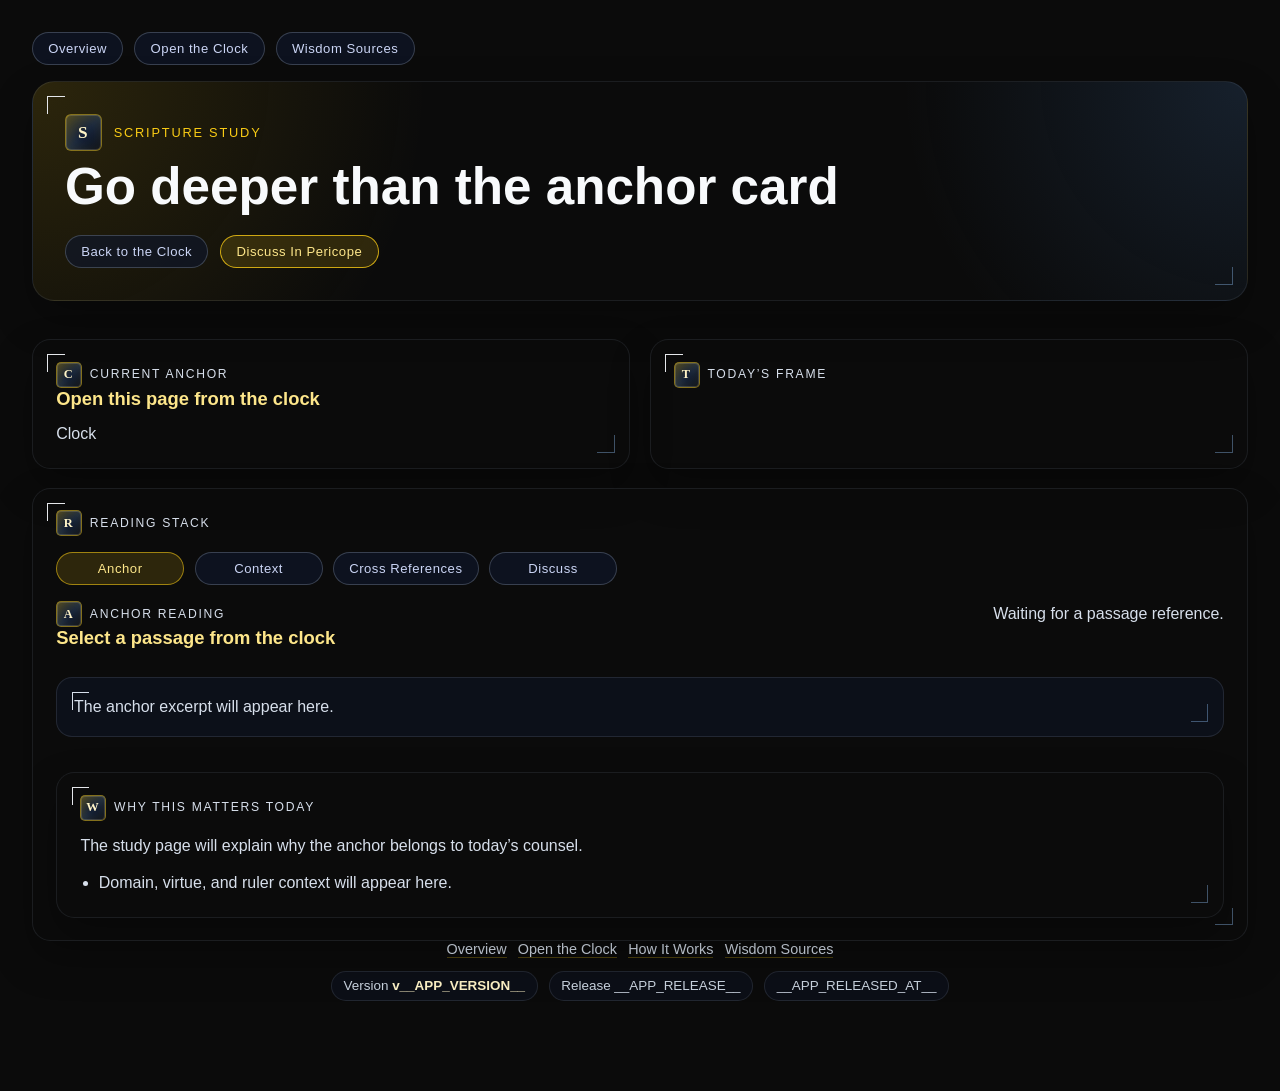
<file: web/scripture_study.html>
<!DOCTYPE html>
<html lang="en">
  <head>
    <meta charset="UTF-8" />
    <meta name="viewport" content="width=device-width, initial-scale=1.0" />
    <title>Scripture Study | True Vine OS</title>
    <meta
      name="description"
      content="Read a deeper study view for the current Scripture anchor, with broader passage context, paired readings, and Solomonic cross references."
    />
    <meta name="robots" content="index,follow" />
    <link rel="canonical" href="__CANONICAL_URL__" />
    <meta property="og:site_name" content="True Vine OS" />
    <meta property="og:type" content="article" />
    <meta property="og:title" content="Scripture Study | True Vine OS" />
    <meta
      property="og:description"
      content="Move from the day’s anchor verse into a deeper reading surface with broader passage context and related references."
    />
    <meta property="og:url" content="__CANONICAL_URL__" />
    <meta name="twitter:card" content="summary" />
    <meta name="twitter:title" content="Scripture Study | True Vine OS" />
    <meta
      name="twitter:description"
      content="Open a deeper study page for the current passage, paired readings, and cross references."
    />
    <script async src="https://www.googletagmanager.com/gtag/js?id=G-138HFD1QQP"></script>
    <script>
      window.dataLayer = window.dataLayer || [];
      function gtag() {dataLayer.push(arguments);}
      gtag("js", new Date());
      gtag("config", "G-138HFD1QQP");
    </script>
    <link rel="icon" href='data:image/svg+xml;utf8,<svg xmlns="http://www.w3.org/2000/svg" viewBox="0 0 64 64"><rect width="64" height="64" rx="12" fill="%23020617"/><circle cx="32" cy="32" r="20" fill="none" stroke="%23facc15" stroke-width="4"/><circle cx="32" cy="32" r="6" fill="%23facc15"/></svg>' />
    <link rel="stylesheet" href="/web/style.css?v=20260523-speech1" />
    <script defer src="/web/scripture_study.js?v=20260424-study2"></script>
  </head>
  <body data-pericope-chat-url="https://pericopeai.com/chat">
    <main class="guide-page study-page">
      <nav class="guide-topnav" aria-label="Page links">
        <a class="guide-link-button" href="/">Overview</a>
        <a class="guide-link-button" href="/clock">Open the Clock</a>
        <a class="guide-link-button" href="/wisdom-sources">Wisdom Sources</a>
      </nav>

      <header class="guide-hero study-hero">
        <p class="guide-kicker scriptorium-label scriptorium-label--hero" data-initial="S">Scripture Study</p>
        <h1 class="guide-title study-page-title">Go deeper than the anchor card</h1>
        <div class="guide-actions">
          <a class="guide-link-button" href="/clock">Back to the Clock</a>
          <button type="button" class="guide-link-button guide-link-button--primary study-discuss-button">
            Discuss In Pericope
          </button>
        </div>
      </header>

      <section class="guide-grid study-summary-grid">
        <article class="guide-card study-summary-card">
          <p class="study-section-label scriptorium-label scriptorium-label--compact" data-initial="C">Current anchor</p>
          <h2 class="study-primary-ref">Open this page from a passage on the clock</h2>
          <p class="study-origin-line">The clock will send the reference, current day, and related context here.</p>
        </article>
        <article class="guide-card study-summary-card">
          <p class="study-section-label scriptorium-label scriptorium-label--compact" data-initial="T">Today’s frame</p>
          <p class="study-context-summary">
            When a passage is opened from the clock, this page keeps the practical context visible:
            ruler, virtue, domain, and the related wisdom or psalm pairing.
          </p>
          <ul class="guide-list study-context-list">
            <li>Anchor: waiting for a live passage</li>
            <li>Paired reading: waiting for context</li>
            <li>Solomonic setting: waiting for context</li>
          </ul>
        </article>
      </section>

      <section class="guide-panel study-stack-panel" aria-label="Reading stack">
        <div class="study-panel-top">
          <div>
            <p class="study-section-label scriptorium-label scriptorium-label--compact" data-initial="R">Reading stack</p>
          </div>
        </div>

        <div class="study-depth-nav" role="tablist" aria-label="Study depth">
          <button
            type="button"
            class="guide-link-button study-depth-button is-active"
            id="study-tab-anchor"
            role="tab"
            aria-selected="true"
            aria-controls="study-depth-anchor"
            data-depth-button="anchor"
          >
            Anchor
          </button>
          <button
            type="button"
            class="guide-link-button study-depth-button"
            id="study-tab-context"
            role="tab"
            aria-selected="false"
            aria-controls="study-depth-context"
            data-depth-button="context"
          >
            Context
          </button>
          <button
            type="button"
            class="guide-link-button study-depth-button"
            id="study-tab-crossrefs"
            role="tab"
            aria-selected="false"
            aria-controls="study-depth-crossrefs"
            data-depth-button="crossrefs"
          >
            Cross References
          </button>
          <button
            type="button"
            class="guide-link-button study-depth-button"
            id="study-tab-discuss"
            role="tab"
            aria-selected="false"
            aria-controls="study-depth-discuss"
            data-depth-button="discuss"
          >
            Discuss
          </button>
        </div>

        <section
          id="study-depth-anchor"
          class="study-depth-panel study-depth-panel--active"
          role="tabpanel"
          aria-labelledby="study-tab-anchor"
          data-depth-panel="anchor"
        >
          <div class="study-reading-top">
            <div>
              <p class="study-section-label scriptorium-label scriptorium-label--compact" data-initial="A">Anchor reading</p>
              <h2 class="study-anchor-heading">Select a passage from the clock</h2>
            </div>
            <p class="study-reading-status" aria-live="polite">Waiting for a passage reference.</p>
          </div>
          <article class="study-anchor-text">The anchor excerpt will appear here.</article>
          <article class="guide-card study-why-card">
            <p class="study-section-label scriptorium-label scriptorium-label--compact" data-initial="W">Why this matters today</p>
            <p class="study-why-text">
              The study page will explain why the anchor belongs to today’s counsel.
            </p>
            <ul class="guide-list study-why-list">
              <li>Domain, virtue, and ruler context will appear here.</li>
            </ul>
          </article>
        </section>

        <section
          id="study-depth-context"
          class="study-depth-panel"
          role="tabpanel"
          aria-labelledby="study-tab-context"
          data-depth-panel="context"
          hidden
        >
          <div class="study-reading-top">
            <div>
              <p class="study-section-label scriptorium-label scriptorium-label--compact" data-initial="B">Broader passage</p>
              <h2 class="study-context-heading">Open a passage to widen the reading</h2>
            </div>
            <p class="study-reading-status study-context-status">Context</p>
          </div>
          <article class="study-expanded-text">The wider reading context will appear here.</article>
          <div class="guide-grid study-detail-grid">
            <article class="guide-card">
              <p class="study-section-label scriptorium-label scriptorium-label--compact" data-initial="P">Paired reading</p>
              <h2 class="study-paired-ref">—</h2>
              <p class="study-paired-text">No paired reading is available yet.</p>
              <a class="guide-link-button study-paired-link" href="/clock" hidden>Open paired study</a>
            </article>
          </div>
        </section>

        <section
          id="study-depth-crossrefs"
          class="study-depth-panel"
          role="tabpanel"
          aria-labelledby="study-tab-crossrefs"
          data-depth-panel="crossrefs"
          hidden
        >
          <div class="guide-grid study-detail-grid">
            <article class="guide-card">
              <p class="study-section-label scriptorium-label scriptorium-label--compact" data-initial="S">Solomonic setting</p>
              <h2 class="study-solomonic-title">—</h2>
              <p class="study-solomonic-text">
                No Solomonic context.
              </p>
            </article>
            <article class="guide-card">
              <p class="study-section-label scriptorium-label scriptorium-label--compact" data-initial="R">Reading path</p>
              <h3>Follow the linked passages</h3>
              <ul class="guide-list study-crossref-list">
                <li>No related readings loaded yet.</li>
              </ul>
            </article>
            <article class="guide-card">
              <h3>Solomonic correspondences</h3>
              <ul class="guide-list study-related-pentacles">
                <li>No related pentacles loaded yet.</li>
              </ul>
            </article>
            <article class="guide-card">
              <h3>Themes and source links</h3>
              <div class="study-theme-list">
                <span class="wisdom-tag">waiting for passage</span>
              </div>
              <div class="study-source-links">
                <p class="study-source-note">Source links will appear here when they are available.</p>
              </div>
            </article>
          </div>
        </section>

        <section
          id="study-depth-discuss"
          class="study-depth-panel"
          role="tabpanel"
          aria-labelledby="study-tab-discuss"
          data-depth-panel="discuss"
          hidden
        >
          <div class="guide-grid study-detail-grid">
            <article class="guide-card">
              <div class="study-panel-top">
                <div>
                  <p class="study-section-label scriptorium-label scriptorium-label--compact" data-initial="S">Study prompts</p>
                  <h2>Prompts</h2>
                </div>
              </div>
              <ul class="guide-list study-prompts">
                <li>Open a passage from the clock to generate focused prompts.</li>
              </ul>
            </article>
            <article class="guide-card study-practice-card">
              <p class="study-section-label scriptorium-label scriptorium-label--compact" data-initial="P">Practice now</p>
              <p class="study-practice-text">
                Open a passage from the clock to generate one concrete practice.
              </p>
              <p class="study-section-label scriptorium-label scriptorium-label--compact" data-initial="R">Review tonight</p>
              <p class="study-reflection-text">
                The study page will suggest an evening review once live context is available.
              </p>
              <p class="study-section-label scriptorium-label scriptorium-label--compact" data-initial="C">Carry into Pericope</p>
              <p class="study-carry-prompt-text">
                The strongest Pericope handoff prompt will appear here once a live passage is loaded.
              </p>
            </article>
            <article class="guide-card study-discuss-card">
              <p class="study-section-label scriptorium-label scriptorium-label--compact" data-initial="H">Conversation handoff</p>
              <h3 class="study-discuss-title">Take this into Pericope</h3>
              <div class="study-reading-actions">
                <button type="button" class="guide-link-button guide-link-button--primary study-discuss-panel-button">
                  Discuss In Pericope
                </button>
                <a class="guide-link-button study-return-link" href="/clock">Back to the Clock</a>
              </div>
            </article>
          </div>
        </section>
      </section>

      <footer class="clock-footer">
        <div class="clock-footer-links" aria-label="Page links">
          <a class="clock-footer-link" href="/">Overview</a>
          <a class="clock-footer-link" href="/clock">Open the Clock</a>
          <a class="clock-footer-link" href="/how-to-use">How It Works</a>
          <a class="clock-footer-link" href="/wisdom-sources">Wisdom Sources</a>
        </div>
        <p class="footer-release-meta">
          <span>Version <strong>v__APP_VERSION__</strong></span>
          <span>Release __APP_RELEASE__</span>
          <span>__APP_RELEASED_AT__</span>
        </p>
      </footer>
    </main>
  </body>
</html>
</file>
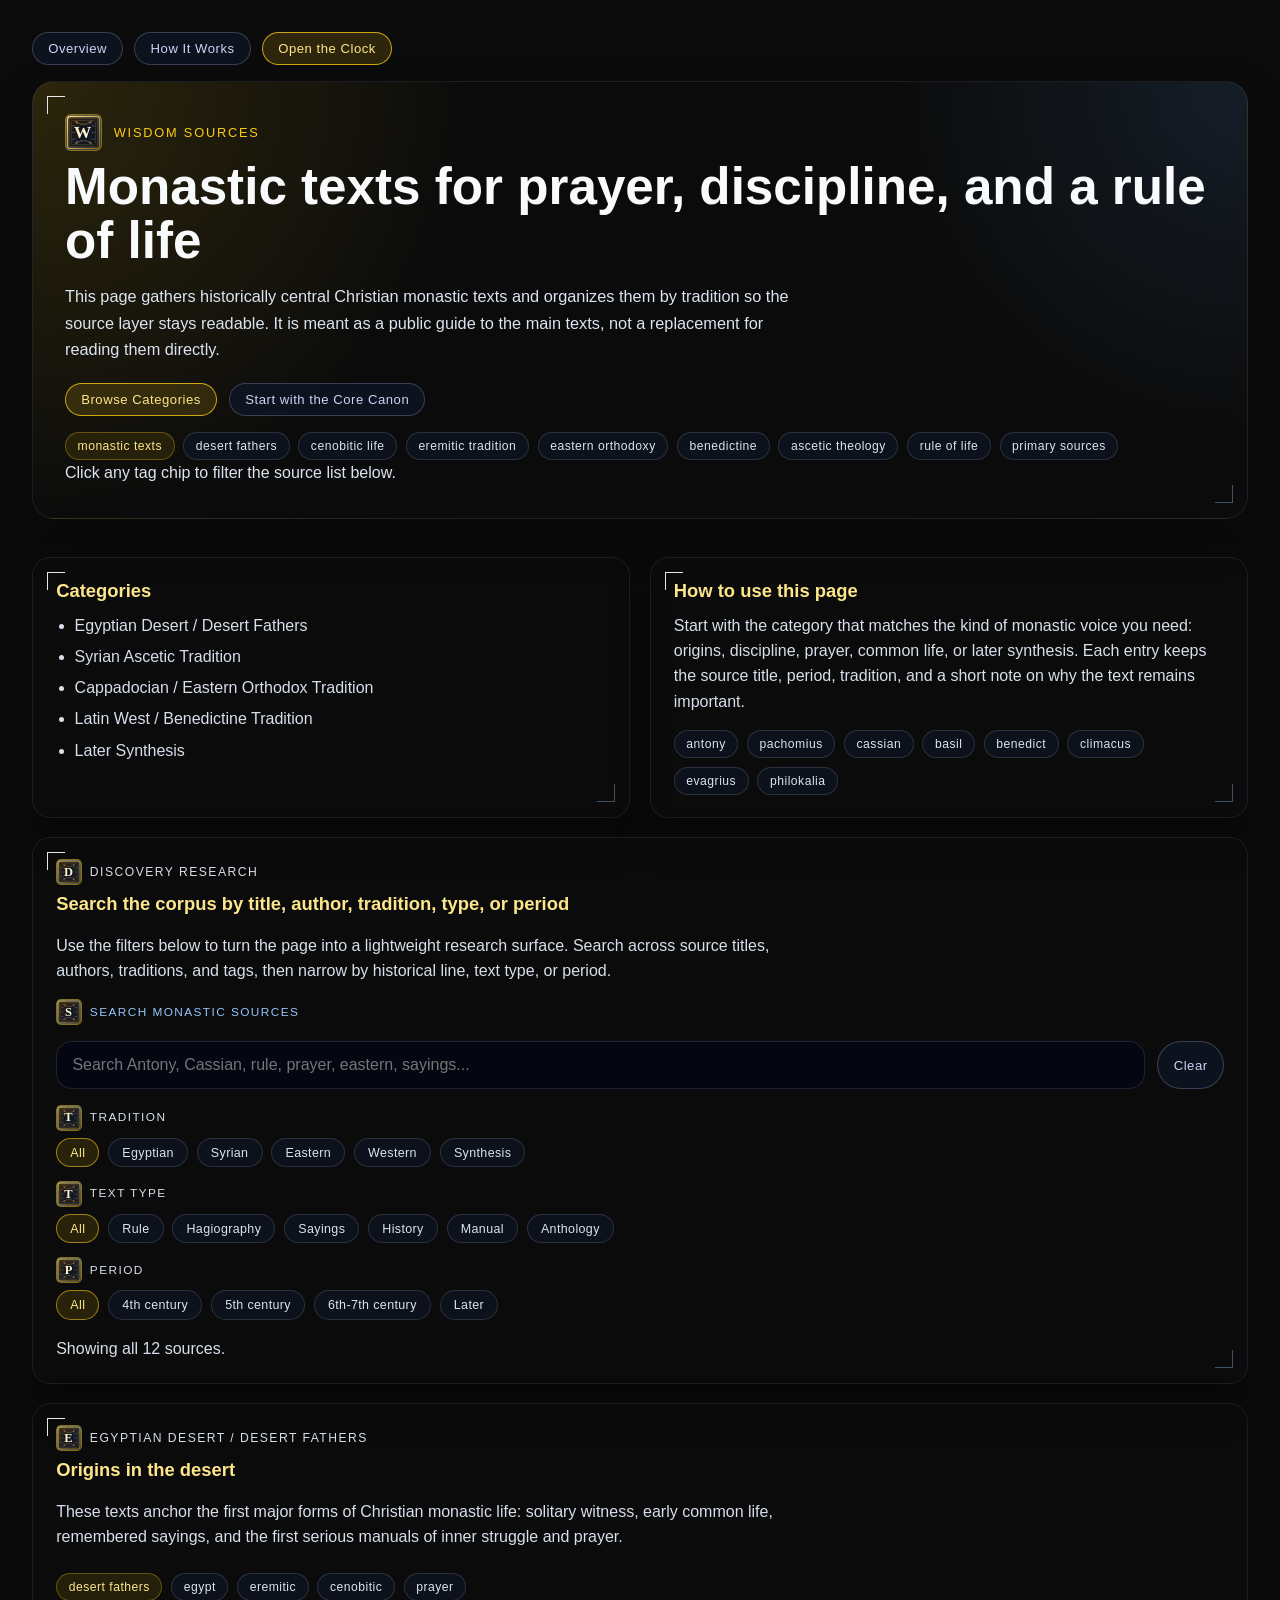
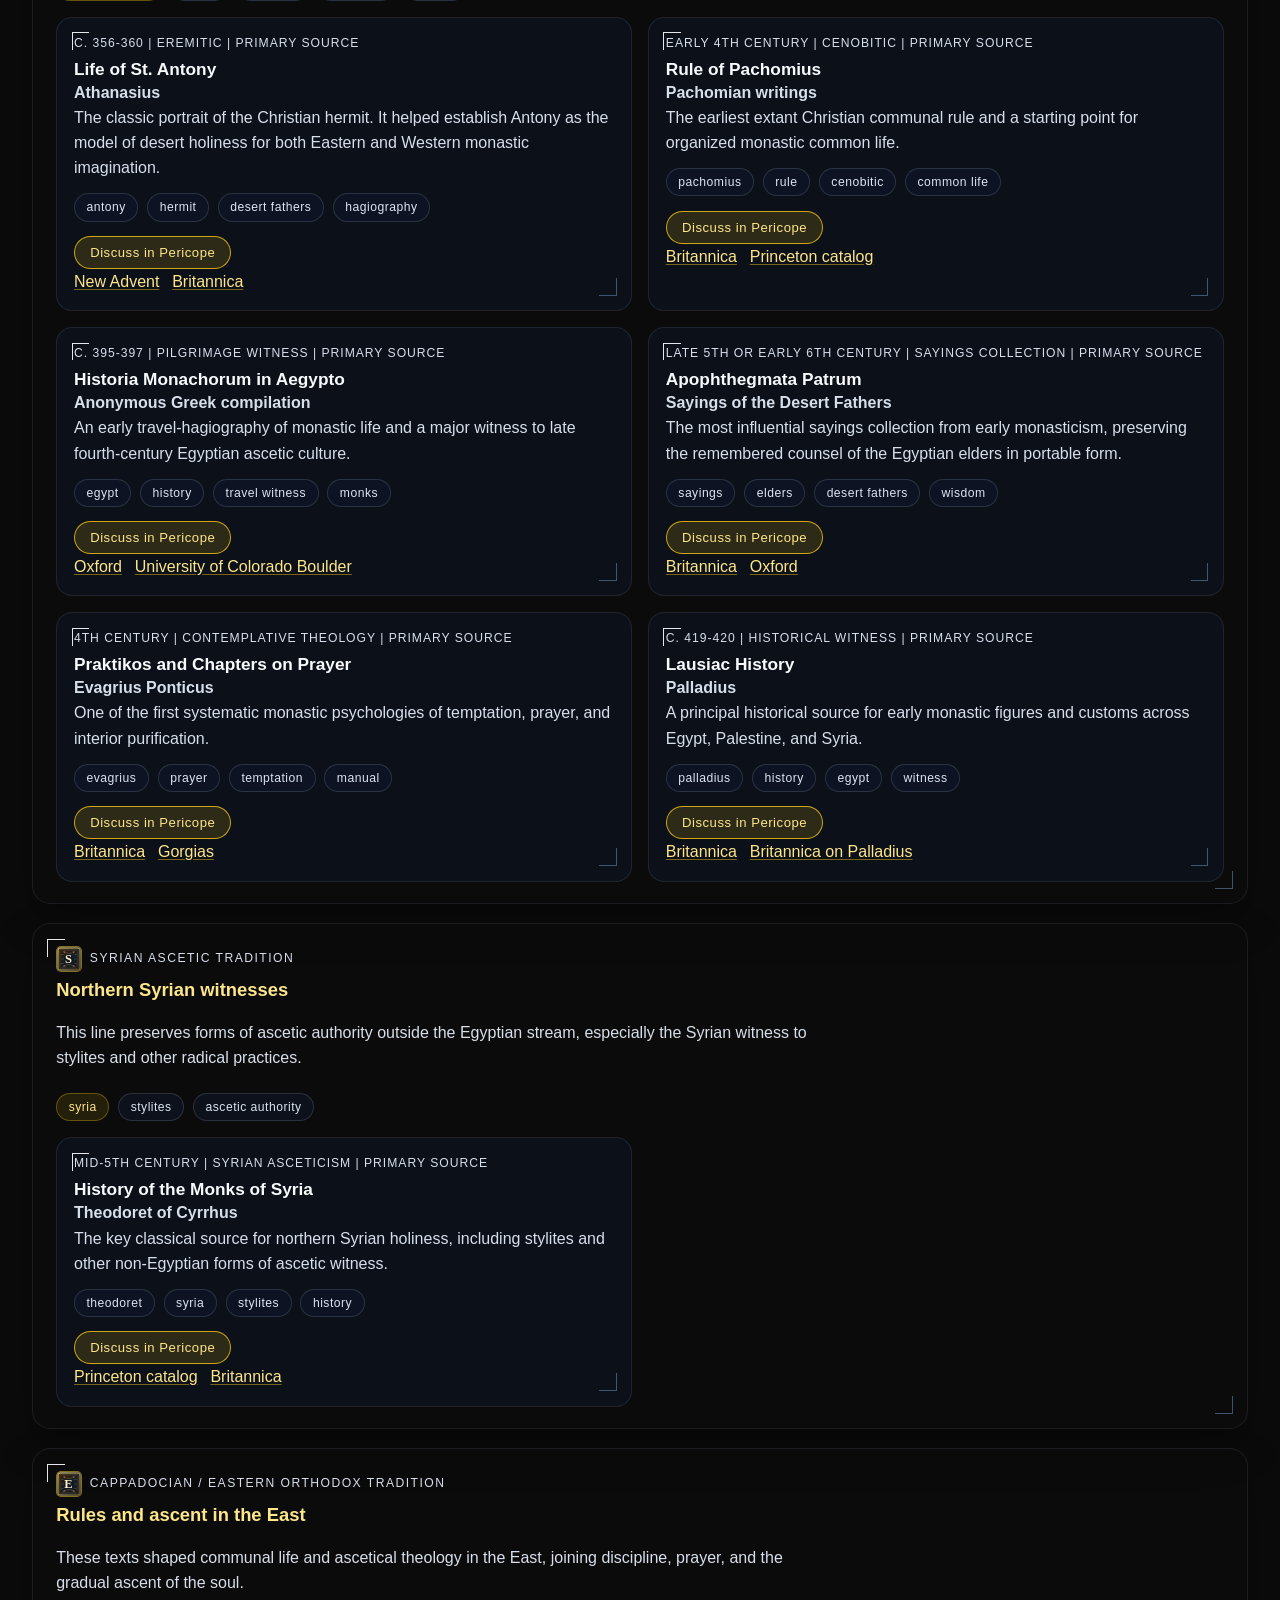
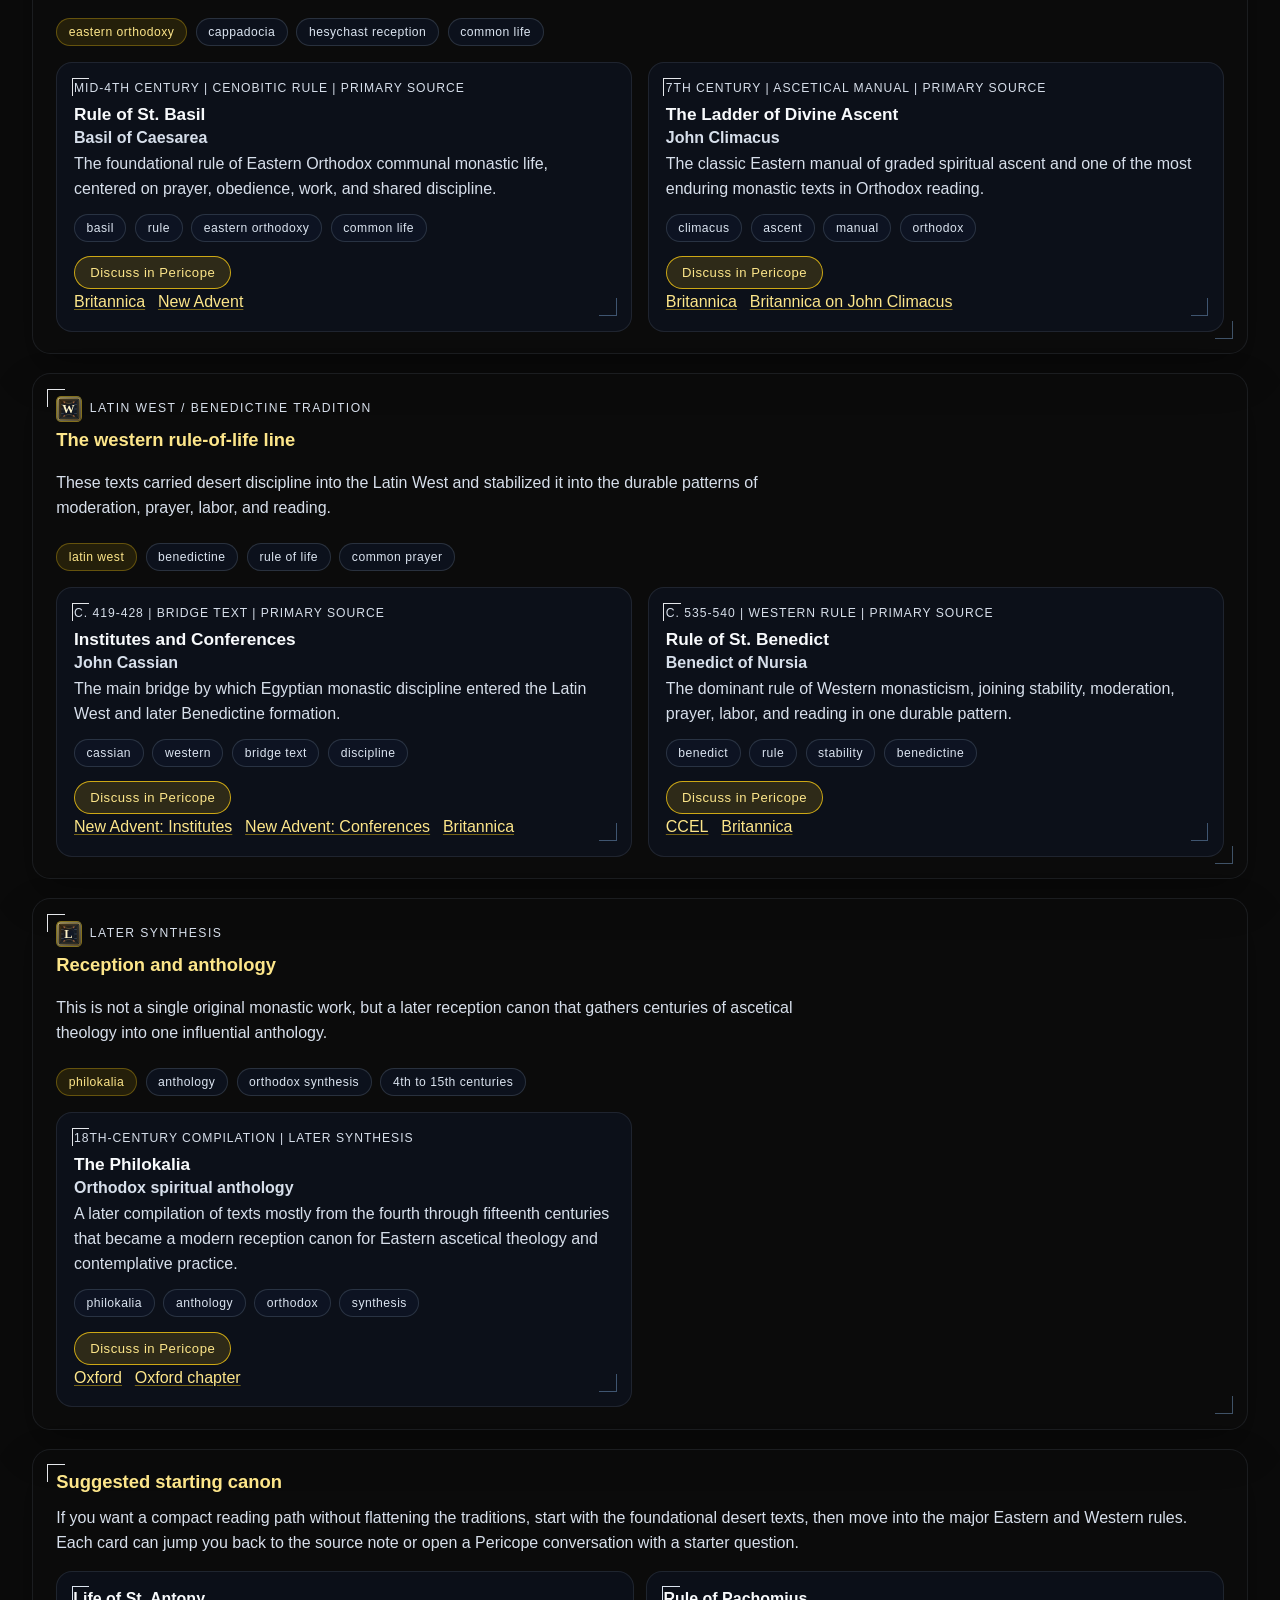
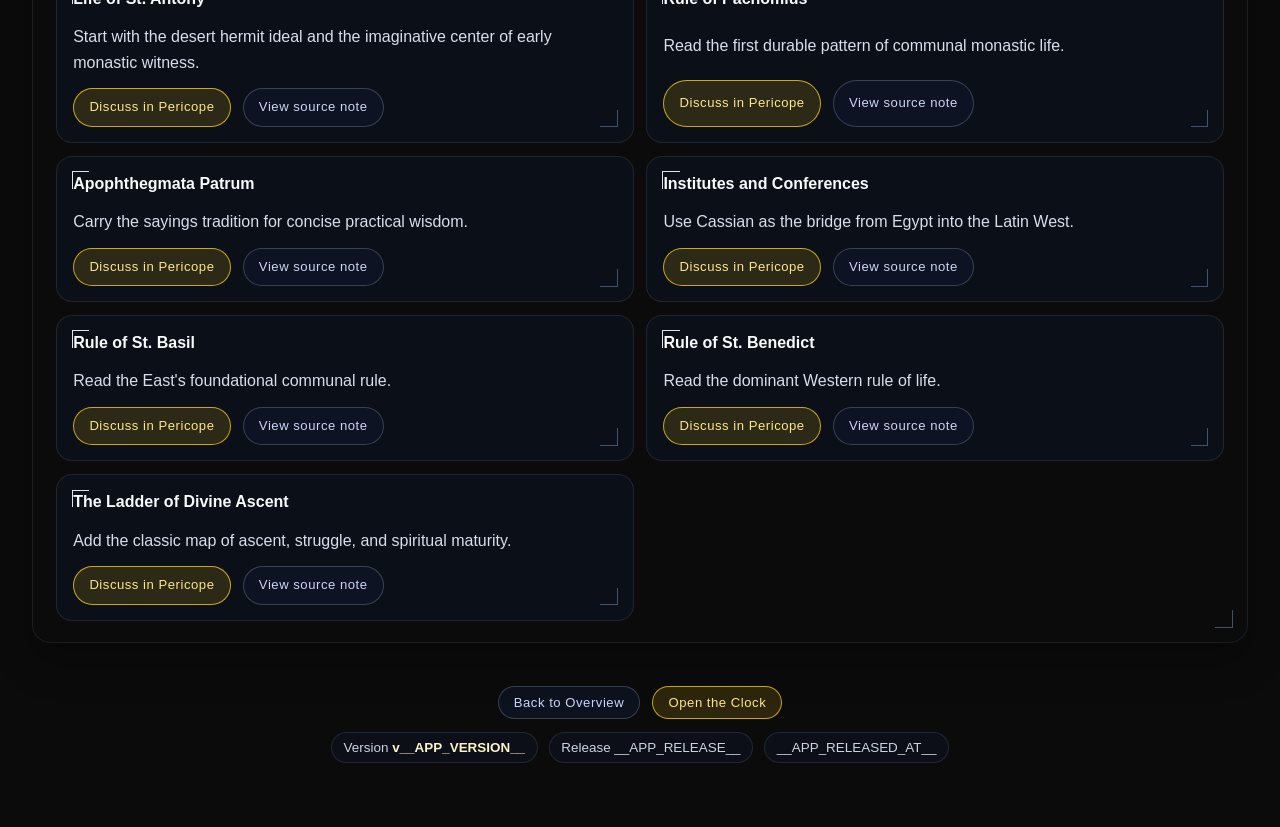
<file: web/wisdom_sources.html>
<!DOCTYPE html>
<html lang="en">
  <head>
    <meta charset="UTF-8" />
    <meta name="viewport" content="width=device-width, initial-scale=1.0" />
    <title>Monastic Wisdom Sources | Desert Fathers, Benedict, Basil, Cassian, Climacus</title>
    <meta
      name="description"
      content="A categorized wisdom sources page for historically central Christian monastic texts, with tags across Egyptian desert, Syrian, Eastern Orthodox, and Western Benedictine traditions."
    />
    <meta
      name="keywords"
      content="monastic texts, wisdom sources, desert fathers, Rule of St. Benedict, Rule of St. Basil, John Cassian, John Climacus, Evagrius Ponticus, Philokalia"
    />
    <meta name="robots" content="index,follow" />
    <link rel="canonical" href="__CANONICAL_URL__" />
    <meta property="og:site_name" content="True Vine OS" />
    <meta property="og:type" content="article" />
    <meta property="og:title" content="Monastic Wisdom Sources | Desert Fathers, Benedict, Basil, Cassian, Climacus" />
    <meta
      property="og:description"
      content="A source-first guide to major Christian monastic texts, organized by tradition and surfaced with tags for quick browsing."
    />
    <meta property="og:url" content="__CANONICAL_URL__" />
    <meta name="twitter:card" content="summary" />
    <meta name="twitter:title" content="Monastic Wisdom Sources" />
    <meta
      name="twitter:description"
      content="Browse historically central Christian monastic texts by category and tag."
    />
    <script async src="https://www.googletagmanager.com/gtag/js?id=G-138HFD1QQP"></script>
    <script>
      window.dataLayer = window.dataLayer || [];
      function gtag() {dataLayer.push(arguments);}
      gtag("js", new Date());
      gtag("config", "G-138HFD1QQP");
    </script>
    <link rel="icon" href='data:image/svg+xml;utf8,<svg xmlns="http://www.w3.org/2000/svg" viewBox="0 0 64 64"><rect width="64" height="64" rx="12" fill="%23020617"/><circle cx="32" cy="32" r="20" fill="none" stroke="%23facc15" stroke-width="4"/><circle cx="32" cy="32" r="6" fill="%23facc15"/></svg>' />
    <link rel="stylesheet" href="/web/style.css?v=20260523-speech1" />
    <style>
      .wisdom-tag--interactive {
        cursor: pointer;
        transition: border-color 0.18s ease, background 0.18s ease, color 0.18s ease, transform 0.18s ease;
      }

      .wisdom-tag--interactive:hover {
        border-color: rgba(250, 204, 21, 0.42);
        color: #f8fafc;
        transform: translateY(-1px);
      }

      .wisdom-tag--interactive:focus {
        outline: none;
        border-color: rgba(250, 204, 21, 0.58);
        box-shadow: 0 0 0 3px rgba(250, 204, 21, 0.08);
      }

      .wisdom-tag--interactive.is-active {
        border-color: rgba(250, 204, 21, 0.56);
        background: rgba(250, 204, 21, 0.12);
        color: #fde68a;
      }

      .wisdom-card-actions {
        margin-top: 0.9rem;
      }

      .wisdom-empty-actions,
      .wisdom-starter-actions {
        margin-top: 0.25rem;
      }

      .wisdom-source-card.is-highlighted {
        border-color: rgba(250, 204, 21, 0.62);
        background: rgba(30, 41, 59, 0.86);
        box-shadow: 0 0 0 3px rgba(250, 204, 21, 0.1);
      }

      .wisdom-starter-card {
        display: grid;
        gap: 0.58rem;
      }

      .wisdom-starter-copy {
        margin: 0;
      }
    </style>
    <script defer src="/web/wisdom_sources.js?v=20260402-launch2"></script>
    <script type="application/ld+json">
      {
        "@context": "https://schema.org",
        "@type": "Article",
        "headline": "Monastic Wisdom Sources",
        "description": "A categorized guide to central Christian monastic texts across Egyptian, Syrian, Eastern, and Western traditions.",
        "url": "__CANONICAL_URL__",
        "mainEntityOfPage": "__CANONICAL_URL__",
        "keywords": [
          "monastic texts",
          "desert fathers",
          "Benedictine rule",
          "Basil",
          "Cassian",
          "Climacus",
          "Philokalia"
        ],
        "publisher": {
          "@type": "Organization",
          "name": "True Vine OS"
        }
      }
    </script>
  </head>
  <body>
    <main class="guide-page wisdom-page">
      <nav class="guide-topnav" aria-label="Page links">
        <a class="guide-link-button" href="/">Overview</a>
        <a class="guide-link-button" href="/how-to-use">How It Works</a>
        <a class="guide-link-button guide-link-button--primary" href="/clock">Open the Clock</a>
      </nav>

      <header class="guide-hero wisdom-hero">
        <p class="guide-kicker scriptorium-label scriptorium-label--hero" data-initial="W">Wisdom Sources</p>
        <h1 class="guide-title">Monastic texts for prayer, discipline, and a rule of life</h1>
        <p class="guide-intro">
          This page gathers historically central Christian monastic texts and organizes them by
          tradition so the source layer stays readable. It is meant as a public guide to the main
          texts, not a replacement for reading them directly.
        </p>
        <div class="guide-actions">
          <a class="guide-link-button guide-link-button--primary" href="#categories">Browse Categories</a>
          <a class="guide-link-button" href="#starter-canon">Start with the Core Canon</a>
        </div>
        <div class="wisdom-tag-cloud" aria-label="Page tags">
          <span class="wisdom-tag wisdom-tag--accent">monastic texts</span>
          <span class="wisdom-tag">desert fathers</span>
          <span class="wisdom-tag">cenobitic life</span>
          <span class="wisdom-tag">eremitic tradition</span>
          <span class="wisdom-tag">eastern orthodoxy</span>
          <span class="wisdom-tag">benedictine</span>
          <span class="wisdom-tag">ascetic theology</span>
          <span class="wisdom-tag">rule of life</span>
          <span class="wisdom-tag">primary sources</span>
        </div>
        <p class="wisdom-section-summary">Click any tag chip to filter the source list below.</p>
      </header>

      <section class="guide-grid wisdom-taxonomy">
        <article class="guide-card">
          <h2>Categories</h2>
          <ul class="guide-list">
            <li>Egyptian Desert / Desert Fathers</li>
            <li>Syrian Ascetic Tradition</li>
            <li>Cappadocian / Eastern Orthodox Tradition</li>
            <li>Latin West / Benedictine Tradition</li>
            <li>Later Synthesis</li>
          </ul>
        </article>
        <article class="guide-card">
          <h2>How to use this page</h2>
          <p>
            Start with the category that matches the kind of monastic voice you need: origins,
            discipline, prayer, common life, or later synthesis. Each entry keeps the source title,
            period, tradition, and a short note on why the text remains important.
          </p>
          <div class="wisdom-tag-cloud" aria-label="Topic tags">
            <span class="wisdom-tag">antony</span>
            <span class="wisdom-tag">pachomius</span>
            <span class="wisdom-tag">cassian</span>
            <span class="wisdom-tag">basil</span>
            <span class="wisdom-tag">benedict</span>
            <span class="wisdom-tag">climacus</span>
            <span class="wisdom-tag">evagrius</span>
            <span class="wisdom-tag">philokalia</span>
          </div>
        </article>
      </section>

      <section class="guide-panel wisdom-discovery" id="discovery">
        <div class="wisdom-section-top">
          <p class="wisdom-section-label scriptorium-label scriptorium-label--compact" data-initial="D">Discovery Research</p>
          <h2>Search the corpus by title, author, tradition, type, or period</h2>
          <p class="wisdom-section-summary">
            Use the filters below to turn the page into a lightweight research surface. Search across
            source titles, authors, traditions, and tags, then narrow by historical line, text type,
            or period.
          </p>
        </div>
        <div class="wisdom-discovery-controls">
          <label class="wisdom-search-label scriptorium-label scriptorium-label--compact" for="wisdom-search" data-initial="S">Search monastic sources</label>
          <div class="wisdom-search-row">
            <input
              class="wisdom-search-input"
              id="wisdom-search"
              type="search"
              placeholder="Search Antony, Cassian, rule, prayer, eastern, sayings..."
              autocomplete="off"
            />
            <button class="guide-link-button" id="wisdom-clear-filters" type="button">Clear</button>
          </div>
          <div class="wisdom-filter-stack">
            <div class="wisdom-filter-group" data-filter-group="tradition">
              <p class="wisdom-filter-label scriptorium-label scriptorium-label--compact" data-initial="T">Tradition</p>
              <div class="wisdom-filter-row">
                <button class="wisdom-filter-button is-active" type="button" data-filter-value="all" aria-pressed="true">All</button>
                <button class="wisdom-filter-button" type="button" data-filter-value="egyptian" aria-pressed="false">Egyptian</button>
                <button class="wisdom-filter-button" type="button" data-filter-value="syrian" aria-pressed="false">Syrian</button>
                <button class="wisdom-filter-button" type="button" data-filter-value="eastern" aria-pressed="false">Eastern</button>
                <button class="wisdom-filter-button" type="button" data-filter-value="western" aria-pressed="false">Western</button>
                <button class="wisdom-filter-button" type="button" data-filter-value="synthesis" aria-pressed="false">Synthesis</button>
              </div>
            </div>
            <div class="wisdom-filter-group" data-filter-group="type">
              <p class="wisdom-filter-label scriptorium-label scriptorium-label--compact" data-initial="T">Text type</p>
              <div class="wisdom-filter-row">
                <button class="wisdom-filter-button is-active" type="button" data-filter-value="all" aria-pressed="true">All</button>
                <button class="wisdom-filter-button" type="button" data-filter-value="rule" aria-pressed="false">Rule</button>
                <button class="wisdom-filter-button" type="button" data-filter-value="hagiography" aria-pressed="false">Hagiography</button>
                <button class="wisdom-filter-button" type="button" data-filter-value="sayings" aria-pressed="false">Sayings</button>
                <button class="wisdom-filter-button" type="button" data-filter-value="history" aria-pressed="false">History</button>
                <button class="wisdom-filter-button" type="button" data-filter-value="manual" aria-pressed="false">Manual</button>
                <button class="wisdom-filter-button" type="button" data-filter-value="anthology" aria-pressed="false">Anthology</button>
              </div>
            </div>
            <div class="wisdom-filter-group" data-filter-group="era">
              <p class="wisdom-filter-label scriptorium-label scriptorium-label--compact" data-initial="P">Period</p>
              <div class="wisdom-filter-row">
                <button class="wisdom-filter-button is-active" type="button" data-filter-value="all" aria-pressed="true">All</button>
                <button class="wisdom-filter-button" type="button" data-filter-value="4th-century" aria-pressed="false">4th century</button>
                <button class="wisdom-filter-button" type="button" data-filter-value="5th-century" aria-pressed="false">5th century</button>
                <button class="wisdom-filter-button" type="button" data-filter-value="6th-7th-century" aria-pressed="false">6th-7th century</button>
                <button class="wisdom-filter-button" type="button" data-filter-value="later" aria-pressed="false">Later</button>
              </div>
            </div>
          </div>
          <p class="wisdom-results-summary" id="wisdom-results-summary" aria-live="polite">Showing all 11 sources.</p>
        </div>
      </section>

      <section class="guide-panel wisdom-category-section" id="categories" data-tradition="egyptian">
        <div class="wisdom-section-top">
          <p class="wisdom-section-label scriptorium-label scriptorium-label--compact" data-initial="E">Egyptian Desert / Desert Fathers</p>
          <h2>Origins in the desert</h2>
          <p class="wisdom-section-summary">
            These texts anchor the first major forms of Christian monastic life: solitary witness,
            early common life, remembered sayings, and the first serious manuals of inner struggle
            and prayer.
          </p>
          <div class="wisdom-tag-cloud" aria-label="Egyptian tradition tags">
            <span class="wisdom-tag wisdom-tag--accent">desert fathers</span>
            <span class="wisdom-tag">egypt</span>
            <span class="wisdom-tag">eremitic</span>
            <span class="wisdom-tag">cenobitic</span>
            <span class="wisdom-tag">prayer</span>
          </div>
        </div>
        <div class="wisdom-source-grid">
          <article
            id="source-life-of-st-antony"
            class="wisdom-source-card js-wisdom-card"
            data-source-id="life-of-st-antony"
            data-title="Life of St. Antony"
            data-author="Athanasius"
            data-tradition="egyptian"
            data-type="hagiography"
            data-era="4th-century"
            data-tags="desert fathers egypt eremitic antony hagiography holiness biography primary source"
          >
            <p class="wisdom-source-meta">c. 356-360 | eremitic | primary source</p>
            <h3>Life of St. Antony</h3>
            <p class="wisdom-source-author">Athanasius</p>
            <p>
              The classic portrait of the Christian hermit. It helped establish Antony as the model
              of desert holiness for both Eastern and Western monastic imagination.
            </p>
            <div class="wisdom-tag-cloud" aria-label="Life of St. Antony tags">
              <span class="wisdom-tag">antony</span>
              <span class="wisdom-tag">hermit</span>
              <span class="wisdom-tag">desert fathers</span>
              <span class="wisdom-tag">hagiography</span>
            </div>
            <p class="wisdom-source-links">
              <a class="guide-inline-link" href="https://www.newadvent.org/fathers/2811.htm">New Advent</a>
              <a class="guide-inline-link" href="https://www.britannica.com/topic/Life-of-St-Antony">Britannica</a>
            </p>
          </article>
          <article
            id="source-rule-of-pachomius"
            class="wisdom-source-card js-wisdom-card"
            data-source-id="rule-of-pachomius"
            data-title="Rule of Pachomius"
            data-author="Pachomian writings"
            data-tradition="egyptian"
            data-type="rule"
            data-era="4th-century"
            data-tags="pachomius egypt cenobitic common life communal rule primary source"
          >
            <p class="wisdom-source-meta">early 4th century | cenobitic | primary source</p>
            <h3>Rule of Pachomius</h3>
            <p class="wisdom-source-author">Pachomian writings</p>
            <p>
              The earliest extant Christian communal rule and a starting point for organized
              monastic common life.
            </p>
            <div class="wisdom-tag-cloud" aria-label="Rule of Pachomius tags">
              <span class="wisdom-tag">pachomius</span>
              <span class="wisdom-tag">rule</span>
              <span class="wisdom-tag">cenobitic</span>
              <span class="wisdom-tag">common life</span>
            </div>
            <p class="wisdom-source-links">
              <a class="guide-inline-link" href="https://www.britannica.com/biography/Saint-Pachomius">Britannica</a>
              <a class="guide-inline-link" href="https://byzantine.lib.princeton.edu/byzantine/translation/14932">Princeton catalog</a>
            </p>
          </article>
          <article
            id="source-historia-monachorum-in-aegypto"
            class="wisdom-source-card js-wisdom-card"
            data-source-id="historia-monachorum-in-aegypto"
            data-title="Historia Monachorum in Aegypto"
            data-author="Anonymous Greek compilation"
            data-tradition="egyptian"
            data-type="history"
            data-era="4th-century"
            data-tags="historia monachorum inquiry monks egypt travel hagiography witness pilgrimage primary source"
          >
            <p class="wisdom-source-meta">c. 395-397 | pilgrimage witness | primary source</p>
            <h3>Historia Monachorum in Aegypto</h3>
            <p class="wisdom-source-author">Anonymous Greek compilation</p>
            <p>
              An early travel-hagiography of monastic life and a major witness to late fourth-century
              Egyptian ascetic culture.
            </p>
            <div class="wisdom-tag-cloud" aria-label="Historia Monachorum tags">
              <span class="wisdom-tag">egypt</span>
              <span class="wisdom-tag">history</span>
              <span class="wisdom-tag">travel witness</span>
              <span class="wisdom-tag">monks</span>
            </div>
            <p class="wisdom-source-links">
              <a class="guide-inline-link" href="https://academic.oup.com/book/8819/chapter/155000409">Oxford</a>
              <a class="guide-inline-link" href="https://www.colorado.edu/asmagazine/2020/04/02/rufinus-inquiry-about-monks-egypt-historia-monachorum-aegypto">University of Colorado Boulder</a>
            </p>
          </article>
          <article
            id="source-apophthegmata-patrum"
            class="wisdom-source-card js-wisdom-card"
            data-source-id="apophthegmata-patrum"
            data-title="Apophthegmata Patrum"
            data-author="Sayings of the Desert Fathers"
            data-tradition="egyptian"
            data-type="sayings"
            data-era="5th-century"
            data-tags="apophthegmata patrum sayings desert fathers wisdom aphorisms elders primary source"
          >
            <p class="wisdom-source-meta">late 5th or early 6th century | sayings collection | primary source</p>
            <h3>Apophthegmata Patrum</h3>
            <p class="wisdom-source-author">Sayings of the Desert Fathers</p>
            <p>
              The most influential sayings collection from early monasticism, preserving the
              remembered counsel of the Egyptian elders in portable form.
            </p>
            <div class="wisdom-tag-cloud" aria-label="Apophthegmata Patrum tags">
              <span class="wisdom-tag">sayings</span>
              <span class="wisdom-tag">elders</span>
              <span class="wisdom-tag">desert fathers</span>
              <span class="wisdom-tag">wisdom</span>
            </div>
            <p class="wisdom-source-links">
              <a class="guide-inline-link" href="https://www.britannica.com/topic/Apophthegmata-Patrum">Britannica</a>
              <a class="guide-inline-link" href="https://academic.oup.com/book/25743/chapter/193292609">Oxford</a>
            </p>
          </article>
          <article
            id="source-praktikos-and-chapters-on-prayer"
            class="wisdom-source-card js-wisdom-card"
            data-source-id="praktikos-and-chapters-on-prayer"
            data-title="Praktikos and Chapters on Prayer"
            data-author="Evagrius Ponticus"
            data-tradition="egyptian"
            data-type="manual"
            data-era="4th-century"
            data-tags="evagrius prayer contemplation temptation psychology ascetic manual interior purification primary source"
          >
            <p class="wisdom-source-meta">4th century | contemplative theology | primary source</p>
            <h3>Praktikos and Chapters on Prayer</h3>
            <p class="wisdom-source-author">Evagrius Ponticus</p>
            <p>
              One of the first systematic monastic psychologies of temptation, prayer, and interior
              purification.
            </p>
            <div class="wisdom-tag-cloud" aria-label="Evagrius tags">
              <span class="wisdom-tag">evagrius</span>
              <span class="wisdom-tag">prayer</span>
              <span class="wisdom-tag">temptation</span>
              <span class="wisdom-tag">manual</span>
            </div>
            <p class="wisdom-source-links">
              <a class="guide-inline-link" href="https://www.britannica.com/biography/Evagrius-Ponticus">Britannica</a>
              <a class="guide-inline-link" href="https://www.gorgiaspress.com/the-praktikos-chapters-on-prayer">Gorgias</a>
            </p>
          </article>
          <article
            id="source-lausiac-history"
            class="wisdom-source-card js-wisdom-card"
            data-source-id="lausiac-history"
            data-title="Lausiac History"
            data-author="Palladius"
            data-tradition="egyptian"
            data-type="history"
            data-era="5th-century"
            data-tags="lausiac history palladius egypt palestine syria historical witness primary source"
          >
            <p class="wisdom-source-meta">c. 419-420 | historical witness | primary source</p>
            <h3>Lausiac History</h3>
            <p class="wisdom-source-author">Palladius</p>
            <p>
              A principal historical source for early monastic figures and customs across Egypt,
              Palestine, and Syria.
            </p>
            <div class="wisdom-tag-cloud" aria-label="Lausiac History tags">
              <span class="wisdom-tag">palladius</span>
              <span class="wisdom-tag">history</span>
              <span class="wisdom-tag">egypt</span>
              <span class="wisdom-tag">witness</span>
            </div>
            <p class="wisdom-source-links">
              <a class="guide-inline-link" href="https://www.britannica.com/topic/Lausiac-History">Britannica</a>
              <a class="guide-inline-link" href="https://www.britannica.com/biography/Palladius-Galatian-monk-bishop-and-chronicler">Britannica on Palladius</a>
            </p>
          </article>
        </div>
      </section>

      <section class="guide-panel wisdom-category-section" data-tradition="syrian">
        <div class="wisdom-section-top">
          <p class="wisdom-section-label scriptorium-label scriptorium-label--compact" data-initial="S">Syrian Ascetic Tradition</p>
          <h2>Northern Syrian witnesses</h2>
          <p class="wisdom-section-summary">
            This line preserves forms of ascetic authority outside the Egyptian stream, especially
            the Syrian witness to stylites and other radical practices.
          </p>
          <div class="wisdom-tag-cloud" aria-label="Syrian tradition tags">
            <span class="wisdom-tag wisdom-tag--accent">syria</span>
            <span class="wisdom-tag">stylites</span>
            <span class="wisdom-tag">ascetic authority</span>
          </div>
        </div>
        <div class="wisdom-source-grid">
          <article
            id="source-history-of-the-monks-of-syria"
            class="wisdom-source-card js-wisdom-card"
            data-source-id="history-of-the-monks-of-syria"
            data-title="History of the Monks of Syria"
            data-author="Theodoret of Cyrrhus"
            data-tradition="syrian"
            data-type="history"
            data-era="5th-century"
            data-tags="theodoret syria stylites ascetic authority history witness primary source"
          >
            <p class="wisdom-source-meta">mid-5th century | syrian asceticism | primary source</p>
            <h3>History of the Monks of Syria</h3>
            <p class="wisdom-source-author">Theodoret of Cyrrhus</p>
            <p>
              The key classical source for northern Syrian holiness, including stylites and other
              non-Egyptian forms of ascetic witness.
            </p>
            <div class="wisdom-tag-cloud" aria-label="History of the Monks of Syria tags">
              <span class="wisdom-tag">theodoret</span>
              <span class="wisdom-tag">syria</span>
              <span class="wisdom-tag">stylites</span>
              <span class="wisdom-tag">history</span>
            </div>
            <p class="wisdom-source-links">
              <a class="guide-inline-link" href="https://byzantine.lib.princeton.edu/byzantine/translation/15179">Princeton catalog</a>
              <a class="guide-inline-link" href="https://www.britannica.com/biography/Theodoret-of-Cyrrhus">Britannica</a>
            </p>
          </article>
        </div>
      </section>

      <section class="guide-panel wisdom-category-section" data-tradition="eastern">
        <div class="wisdom-section-top">
          <p class="wisdom-section-label scriptorium-label scriptorium-label--compact" data-initial="E">Cappadocian / Eastern Orthodox Tradition</p>
          <h2>Rules and ascent in the East</h2>
          <p class="wisdom-section-summary">
            These texts shaped communal life and ascetical theology in the East, joining discipline,
            prayer, and the gradual ascent of the soul.
          </p>
          <div class="wisdom-tag-cloud" aria-label="Eastern tradition tags">
            <span class="wisdom-tag wisdom-tag--accent">eastern orthodoxy</span>
            <span class="wisdom-tag">cappadocia</span>
            <span class="wisdom-tag">hesychast reception</span>
            <span class="wisdom-tag">common life</span>
          </div>
        </div>
        <div class="wisdom-source-grid">
          <article
            id="source-rule-of-st-basil"
            class="wisdom-source-card js-wisdom-card"
            data-source-id="rule-of-st-basil"
            data-title="Rule of St. Basil"
            data-author="Basil of Caesarea"
            data-tradition="eastern"
            data-type="rule"
            data-era="4th-century"
            data-tags="basil cappadocia eastern orthodoxy rule cenobitic common life primary source"
          >
            <p class="wisdom-source-meta">mid-4th century | cenobitic rule | primary source</p>
            <h3>Rule of St. Basil</h3>
            <p class="wisdom-source-author">Basil of Caesarea</p>
            <p>
              The foundational rule of Eastern Orthodox communal monastic life, centered on prayer,
              obedience, work, and shared discipline.
            </p>
            <div class="wisdom-tag-cloud" aria-label="Rule of St. Basil tags">
              <span class="wisdom-tag">basil</span>
              <span class="wisdom-tag">rule</span>
              <span class="wisdom-tag">eastern orthodoxy</span>
              <span class="wisdom-tag">common life</span>
            </div>
            <p class="wisdom-source-links">
              <a class="guide-inline-link" href="https://www.britannica.com/topic/Rule-of-St-Basil">Britannica</a>
              <a class="guide-inline-link" href="https://www.newadvent.org/cathen/02322a.htm">New Advent</a>
            </p>
          </article>
          <article
            id="source-the-ladder-of-divine-ascent"
            class="wisdom-source-card js-wisdom-card"
            data-source-id="the-ladder-of-divine-ascent"
            data-title="The Ladder of Divine Ascent"
            data-author="John Climacus"
            data-tradition="eastern"
            data-type="manual"
            data-era="6th-7th-century"
            data-tags="climacus ladder ascent eastern orthodoxy ascetical manual hesychast prayer primary source"
          >
            <p class="wisdom-source-meta">7th century | ascetical manual | primary source</p>
            <h3>The Ladder of Divine Ascent</h3>
            <p class="wisdom-source-author">John Climacus</p>
            <p>
              The classic Eastern manual of graded spiritual ascent and one of the most enduring
              monastic texts in Orthodox reading.
            </p>
            <div class="wisdom-tag-cloud" aria-label="The Ladder of Divine Ascent tags">
              <span class="wisdom-tag">climacus</span>
              <span class="wisdom-tag">ascent</span>
              <span class="wisdom-tag">manual</span>
              <span class="wisdom-tag">orthodox</span>
            </div>
            <p class="wisdom-source-links">
              <a class="guide-inline-link" href="https://www.britannica.com/topic/The-Ladder-of-Divine-Ascent">Britannica</a>
              <a class="guide-inline-link" href="https://www.britannica.com/biography/Saint-John-Climacus">Britannica on John Climacus</a>
            </p>
          </article>
        </div>
      </section>

      <section class="guide-panel wisdom-category-section" data-tradition="western">
        <div class="wisdom-section-top">
          <p class="wisdom-section-label scriptorium-label scriptorium-label--compact" data-initial="W">Latin West / Benedictine Tradition</p>
          <h2>The western rule-of-life line</h2>
          <p class="wisdom-section-summary">
            These texts carried desert discipline into the Latin West and stabilized it into the
            durable patterns of moderation, prayer, labor, and reading.
          </p>
          <div class="wisdom-tag-cloud" aria-label="Western tradition tags">
            <span class="wisdom-tag wisdom-tag--accent">latin west</span>
            <span class="wisdom-tag">benedictine</span>
            <span class="wisdom-tag">rule of life</span>
            <span class="wisdom-tag">common prayer</span>
          </div>
        </div>
        <div class="wisdom-source-grid">
          <article
            id="source-institutes-and-conferences"
            class="wisdom-source-card js-wisdom-card"
            data-source-id="institutes-and-conferences"
            data-title="Institutes and Conferences"
            data-author="John Cassian"
            data-tradition="western"
            data-type="manual"
            data-era="5th-century"
            data-tags="cassian institutes conferences western latin bridge egypt discipline benedictine primary source"
          >
            <p class="wisdom-source-meta">c. 419-428 | bridge text | primary source</p>
            <h3>Institutes and Conferences</h3>
            <p class="wisdom-source-author">John Cassian</p>
            <p>
              The main bridge by which Egyptian monastic discipline entered the Latin West and later
              Benedictine formation.
            </p>
            <div class="wisdom-tag-cloud" aria-label="Institutes and Conferences tags">
              <span class="wisdom-tag">cassian</span>
              <span class="wisdom-tag">western</span>
              <span class="wisdom-tag">bridge text</span>
              <span class="wisdom-tag">discipline</span>
            </div>
            <p class="wisdom-source-links">
              <a class="guide-inline-link" href="https://www.newadvent.org/fathers/3507.htm">New Advent: Institutes</a>
              <a class="guide-inline-link" href="https://www.newadvent.org/fathers/350701.htm">New Advent: Conferences</a>
              <a class="guide-inline-link" href="https://www.britannica.com/biography/Saint-John-Cassian">Britannica</a>
            </p>
          </article>
          <article
            id="source-rule-of-st-benedict"
            class="wisdom-source-card js-wisdom-card"
            data-source-id="rule-of-st-benedict"
            data-title="Rule of St. Benedict"
            data-author="Benedict of Nursia"
            data-tradition="western"
            data-type="rule"
            data-era="6th-7th-century"
            data-tags="benedict western benedictine rule stability prayer labor reading primary source"
          >
            <p class="wisdom-source-meta">c. 535-540 | western rule | primary source</p>
            <h3>Rule of St. Benedict</h3>
            <p class="wisdom-source-author">Benedict of Nursia</p>
            <p>
              The dominant rule of Western monasticism, joining stability, moderation, prayer, labor,
              and reading in one durable pattern.
            </p>
            <div class="wisdom-tag-cloud" aria-label="Rule of St. Benedict tags">
              <span class="wisdom-tag">benedict</span>
              <span class="wisdom-tag">rule</span>
              <span class="wisdom-tag">stability</span>
              <span class="wisdom-tag">benedictine</span>
            </div>
            <p class="wisdom-source-links">
              <a class="guide-inline-link" href="https://www.ccel.org/ccel/benedict/rule">CCEL</a>
              <a class="guide-inline-link" href="https://www.britannica.com/topic/Benedictine-Rule">Britannica</a>
            </p>
          </article>
        </div>
      </section>

      <section class="guide-panel wisdom-category-section" data-tradition="synthesis">
        <div class="wisdom-section-top">
          <p class="wisdom-section-label scriptorium-label scriptorium-label--compact" data-initial="L">Later Synthesis</p>
          <h2>Reception and anthology</h2>
          <p class="wisdom-section-summary">
            This is not a single original monastic work, but a later reception canon that gathers
            centuries of ascetical theology into one influential anthology.
          </p>
          <div class="wisdom-tag-cloud" aria-label="Later synthesis tags">
            <span class="wisdom-tag wisdom-tag--accent">philokalia</span>
            <span class="wisdom-tag">anthology</span>
            <span class="wisdom-tag">orthodox synthesis</span>
            <span class="wisdom-tag">4th to 15th centuries</span>
          </div>
        </div>
        <div class="wisdom-source-grid">
          <article
            id="source-the-philokalia"
            class="wisdom-source-card js-wisdom-card"
            data-source-id="the-philokalia"
            data-title="The Philokalia"
            data-author="Orthodox spiritual anthology"
            data-tradition="synthesis"
            data-type="anthology"
            data-era="later"
            data-tags="philokalia anthology synthesis orthodox ascetical theology contemplative practice reception"
          >
            <p class="wisdom-source-meta">18th-century compilation | later synthesis</p>
            <h3>The Philokalia</h3>
            <p class="wisdom-source-author">Orthodox spiritual anthology</p>
            <p>
              A later compilation of texts mostly from the fourth through fifteenth centuries that
              became a modern reception canon for Eastern ascetical theology and contemplative practice.
            </p>
            <div class="wisdom-tag-cloud" aria-label="The Philokalia tags">
              <span class="wisdom-tag">philokalia</span>
              <span class="wisdom-tag">anthology</span>
              <span class="wisdom-tag">orthodox</span>
              <span class="wisdom-tag">synthesis</span>
            </div>
            <p class="wisdom-source-links">
              <a class="guide-inline-link" href="https://academic.oup.com/book/7518">Oxford</a>
              <a class="guide-inline-link" href="https://academic.oup.com/book/7518/chapter/152455957">Oxford chapter</a>
            </p>
          </article>
        </div>
      </section>

      <section class="guide-panel wisdom-empty-state" id="wisdom-empty-state" hidden>
        <h2>No sources match the current filters</h2>
        <p>
          Try a broader search, or reset one of the tradition, type, or period filters to recover the
          full reading list.
        </p>
        <div class="guide-actions wisdom-empty-actions">
          <button class="guide-link-button guide-link-button--primary" id="wisdom-empty-reset" type="button">Reset filters</button>
        </div>
      </section>

      <section class="guide-panel" id="starter-canon">
        <h2>Suggested starting canon</h2>
        <p>
          If you want a compact reading path without flattening the traditions, start with the
          foundational desert texts, then move into the major Eastern and Western rules.
        </p>
        <p class="wisdom-section-summary">
          Each card can jump you back to the source note or open a Pericope conversation with a
          starter question.
        </p>
        <ul class="wisdom-starter-list">
          <li class="wisdom-starter-card js-starter-card" data-source-id="life-of-st-antony">
            <strong>Life of St. Antony</strong>
            <p class="wisdom-starter-copy">Start with the desert hermit ideal and the imaginative center of early monastic witness.</p>
          </li>
          <li class="wisdom-starter-card js-starter-card" data-source-id="rule-of-pachomius">
            <strong>Rule of Pachomius</strong>
            <p class="wisdom-starter-copy">Read the first durable pattern of communal monastic life.</p>
          </li>
          <li class="wisdom-starter-card js-starter-card" data-source-id="apophthegmata-patrum">
            <strong>Apophthegmata Patrum</strong>
            <p class="wisdom-starter-copy">Carry the sayings tradition for concise practical wisdom.</p>
          </li>
          <li class="wisdom-starter-card js-starter-card" data-source-id="institutes-and-conferences">
            <strong>Institutes and Conferences</strong>
            <p class="wisdom-starter-copy">Use Cassian as the bridge from Egypt into the Latin West.</p>
          </li>
          <li class="wisdom-starter-card js-starter-card" data-source-id="rule-of-st-basil">
            <strong>Rule of St. Basil</strong>
            <p class="wisdom-starter-copy">Read the East's foundational communal rule.</p>
          </li>
          <li class="wisdom-starter-card js-starter-card" data-source-id="rule-of-st-benedict">
            <strong>Rule of St. Benedict</strong>
            <p class="wisdom-starter-copy">Read the dominant Western rule of life.</p>
          </li>
          <li class="wisdom-starter-card js-starter-card" data-source-id="the-ladder-of-divine-ascent">
            <strong>The Ladder of Divine Ascent</strong>
            <p class="wisdom-starter-copy">Add the classic map of ascent, struggle, and spiritual maturity.</p>
          </li>
        </ul>
      </section>

      <footer class="guide-footer">
        <div class="guide-actions">
          <a class="guide-link-button" href="/">Back to Overview</a>
          <a class="guide-link-button guide-link-button--primary" href="/clock">Open the Clock</a>
        </div>
        <p class="footer-release-meta">
          <span>Version <strong>v__APP_VERSION__</strong></span>
          <span>Release __APP_RELEASE__</span>
          <span>__APP_RELEASED_AT__</span>
        </p>
      </footer>
    </main>
  </body>
</html>
</file>
<file: web/style.css>
:root {
  color-scheme: dark;
  --scripture-serif: Georgia, "Times New Roman", serif;
  --scripture-initial-font: "Times New Roman", Georgia, serif;
  --scripture-initial-frame-url: url("/web/assets/scriptorium-initials/v1/frame-gold.svg");
}

body {
  margin: 0;
  min-height: 100vh;
  background: #0b0b0b;
  color: #e5e7eb;
  font-family: "Inter", "Segoe UI", sans-serif;
  overflow-x: hidden;
}

body[data-daily-opening="open"] {
  overflow: hidden;
}

.layout {
  display: flex;
  justify-content: center;
  align-items: stretch;
  min-height: 100dvh;
  padding: 0;
  gap: 0;
}

.page {
  position: relative;
  box-sizing: border-box;
  display: grid;
  grid-template-rows: auto auto minmax(0, 1fr);
  align-items: center;
  min-height: 100dvh;
  padding: clamp(0.8rem, 2.2vh, 1.4rem) clamp(0.9rem, 2.4vw, 1.5rem);
  width: min(1040px, 100%);
  text-align: center;
  background: transparent;
  border-radius: 0;
  border: 0;
  box-shadow: none;
}

.title {
  align-self: end;
  margin: 0 0 0.45rem;
  font-weight: 600;
  letter-spacing: 0.08em;
  text-transform: uppercase;
  color: #facc15;
  font-size: clamp(1.2rem, 3vh, 2rem);
}

.page-actions {
  display: none;
  justify-content: center;
  flex-wrap: wrap;
  gap: 0.65rem;
  margin: -0.55rem 0 1rem;
}

.page-link,
.guide-link-button {
  display: inline-flex;
  align-items: center;
  justify-content: center;
  border: 1px solid rgba(148, 163, 184, 0.32);
  background: rgba(15, 23, 42, 0.68);
  color: #cbd5f5;
  border-radius: 999px;
  padding: 0.5rem 0.95rem;
  font-size: 0.82rem;
  letter-spacing: 0.04em;
  text-decoration: none;
  transition: border-color 0.18s ease, background 0.18s ease, color 0.18s ease, transform 0.18s ease;
}

.page-link:hover,
.guide-link-button:hover {
  border-color: rgba(250, 204, 21, 0.58);
  color: #f8fafc;
  transform: translateY(-1px);
}

.guide-link-button--primary {
  border-color: rgba(250, 204, 21, 0.78);
  background: rgba(250, 204, 21, 0.14);
  color: #fde68a;
}

.lens-bar {
  display: inline-flex;
  flex-wrap: wrap;
  justify-content: center;
  gap: 0.55rem;
  margin: 0 auto 0.8rem;
}

.presentation-bar {
  display: inline-flex;
  flex-wrap: wrap;
  justify-content: center;
  gap: 0.55rem;
  margin: 0 auto 0.7rem;
}

.presentation-button {
  border: 1px solid rgba(148, 163, 184, 0.32);
  background: rgba(15, 23, 42, 0.68);
  color: #cbd5f5;
  border-radius: 999px;
  padding: 0.45rem 0.9rem;
  font-size: 0.78rem;
  letter-spacing: 0.04em;
  cursor: pointer;
  transition: border-color 0.18s ease, background 0.18s ease, color 0.18s ease, transform 0.18s ease;
}

.presentation-button:hover {
  border-color: rgba(250, 204, 21, 0.58);
  color: #f8fafc;
  transform: translateY(-1px);
}

.presentation-button.active {
  border-color: rgba(250, 204, 21, 0.78);
  background: rgba(250, 204, 21, 0.14);
  color: #fde68a;
  box-shadow: 0 0 16px rgba(250, 204, 21, 0.12);
}

.presentation-status {
  max-width: 48rem;
  margin: 0 auto 0.8rem;
  color: #cbd5f5;
  font-size: 0.88rem;
  line-height: 1.48;
}

.lens-button {
  border: 1px solid rgba(148, 163, 184, 0.32);
  background: rgba(15, 23, 42, 0.68);
  color: #cbd5f5;
  border-radius: 999px;
  padding: 0.45rem 0.85rem;
  font-size: 0.78rem;
  letter-spacing: 0.06em;
  text-transform: uppercase;
  cursor: pointer;
  transition: border-color 0.18s ease, background 0.18s ease, color 0.18s ease, transform 0.18s ease;
}

.lens-button:hover {
  border-color: rgba(250, 204, 21, 0.58);
  color: #f8fafc;
  transform: translateY(-1px);
}

.lens-button.active {
  border-color: rgba(250, 204, 21, 0.78);
  background: rgba(250, 204, 21, 0.14);
  color: #fde68a;
  box-shadow: 0 0 16px rgba(250, 204, 21, 0.12);
}

.lens-status {
  max-width: 46rem;
  margin: 0 auto 1.15rem;
  color: #a5b4fc;
  font-size: 0.92rem;
  line-height: 1.45;
}

.page-intro {
  align-self: start;
  max-width: 44rem;
  margin: 0 auto clamp(0.35rem, 1.3vh, 0.8rem);
  color: #d7dfeb;
  font-size: 0.96rem;
  line-height: 1.42;
}

.clock-wrapper {
  position: relative;
  display: flex;
  flex-direction: column;
  justify-content: center;
  align-items: center;
  align-self: stretch;
  min-height: 0;
}

.clock-readout {
  display: grid;
  gap: 0.16rem;
  width: min(92vw, 800px);
  margin: 0 auto clamp(0.35rem, 1.1vh, 0.7rem);
  text-align: center;
}

.clock-readout p {
  margin: 0;
}

.clock-readout-time {
  color: #f8fafc;
  font-size: clamp(1rem, 2.1vh, 1.34rem);
  font-weight: 750;
  line-height: 1.18;
}

.clock-readout-title {
  color: #facc15;
  font-size: clamp(0.78rem, 1.45vh, 0.98rem);
  font-weight: 700;
  line-height: 1.2;
}

.clock-readout-detail {
  color: #aebdd2;
  font-size: clamp(0.7rem, 1.15vh, 0.82rem);
  line-height: 1.25;
}

.clock-wrapper #clock {
  display: block;
  width: min(92vw, 80dvh, 800px);
  height: min(92vw, 80dvh, 800px);
  max-width: 100%;
  max-height: 100%;
  -webkit-tap-highlight-color: transparent;
}

svg#clock,
svg#clock *,
svg#clock *:focus,
svg#clock *:focus-visible {
  outline: none !important;
}

.ring-path {
  cursor: pointer;
  transform-box: fill-box;
  transform-origin: center;
  transition: filter 0.18s ease, stroke-width 0.18s ease, fill-opacity 0.18s ease;
}

.ring-path:hover,
.ring-path:focus-visible {
  outline: none;
}

.ring-path.is-selected {
  animation: clock-touch-bounce 260ms cubic-bezier(0.2, 0.8, 0.2, 1);
  stroke: rgba(250, 204, 21, 0.92);
  stroke-width: 3;
  fill-opacity: 0.68;
}

.life-wheel-segment {
  transform-box: fill-box;
  transform-origin: center;
}

.life-wheel-segment.is-selected {
  animation: clock-touch-bounce 260ms cubic-bezier(0.2, 0.8, 0.2, 1);
}

.life-wheel-segment:focus,
.life-wheel-segment:focus-visible,
.center-mode-segment:focus,
.center-mode-segment:focus-visible,
.center-mode-hit:focus,
.center-mode-hit:focus-visible {
  outline: none;
}

.life-wheel-segment.is-selected .life-wheel-track,
.life-wheel-segment.is-selected .life-wheel-fill {
  stroke: rgba(250, 204, 21, 0.92);
  stroke-width: 2.4;
}

@keyframes clock-touch-bounce {
  0% {
    transform: scale(1);
  }
  45% {
    transform: scale(1.025);
  }
  100% {
    transform: scale(1);
  }
}

.primary-drawer-button {
  position: fixed;
  top: clamp(0.7rem, 1.8vh, 1.1rem);
  right: clamp(0.7rem, 1.8vw, 1.25rem);
  z-index: 32;
  border: 1px solid rgba(250, 204, 21, 0.44);
  background: rgba(15, 23, 42, 0.86);
  color: #fde68a;
  border-radius: 999px;
  padding: 0.48rem 0.78rem;
  font-size: 0.72rem;
  letter-spacing: 0.1em;
  text-transform: uppercase;
  cursor: pointer;
  box-shadow: 0 10px 26px rgba(2, 6, 23, 0.34);
  transition: border-color 0.18s ease, background 0.18s ease, transform 0.18s ease, opacity 0.18s ease;
}

.primary-drawer-button:hover,
.primary-drawer-button:focus-visible {
  border-color: rgba(250, 204, 21, 0.78);
  background: rgba(30, 41, 59, 0.92);
  transform: translateY(-1px);
  outline: none;
}

body[data-drawer-open="true"] .primary-drawer-button {
  opacity: 0;
  pointer-events: none;
}

@media (pointer: coarse) {
  .primary-drawer-button,
  .action-button,
  .presentation-button,
  .lens-button,
  .scripture-reader-tab,
  .weekly-arc-button,
  .selected-track-practice,
  .selected-track-reflect {
    min-height: 44px;
  }
}

.daily-opening-overlay {
  position: fixed;
  inset: 0;
  z-index: 40;
  display: flex;
  align-items: center;
  justify-content: center;
  padding: 1.5rem;
}

.daily-opening-overlay[hidden] {
  display: none;
}

.daily-opening-backdrop {
  position: absolute;
  inset: 0;
  background:
    radial-gradient(circle at 50% 32%, rgba(250, 204, 21, 0.1), transparent 44%),
    rgba(2, 6, 23, 0.8);
  backdrop-filter: blur(12px);
}

.daily-opening-card {
  position: relative;
  width: min(38rem, 100%);
  padding: 1.35rem 1.35rem 1.25rem;
  border-radius: 1.2rem;
  border: 1px solid rgba(250, 204, 21, 0.24);
  background:
    linear-gradient(180deg, rgba(15, 23, 42, 0.95), rgba(2, 6, 23, 0.92));
  box-shadow: 0 28px 70px rgba(2, 6, 23, 0.45);
  text-align: left;
}

.drawer-controls .daily-opening-card {
  width: auto;
  padding: 1rem;
  border-radius: 0.85rem;
  box-shadow: none;
  text-align: left;
}

.drawer-controls .daily-opening-card[hidden] {
  display: none;
}

.daily-opening-kicker,
.daily-opening-anchor-label,
.daily-opening-intention-label {
  margin: 0;
  font-size: 0.75rem;
  letter-spacing: 0.14em;
  text-transform: uppercase;
}

.daily-opening-kicker {
  color: #facc15;
}

.daily-opening-day {
  margin: 0.45rem 0 0.35rem;
  font-size: clamp(1.75rem, 3vw, 2.35rem);
  line-height: 1.1;
  color: #f8fafc;
}

.daily-opening-focus,
.daily-opening-summary,
.daily-opening-anchor-ref,
.daily-opening-anchor-text {
  margin: 0;
}

.daily-opening-focus {
  color: #cbd5f5;
  font-size: 1.02rem;
  font-weight: 600;
}

.daily-opening-summary {
  margin-top: 0.8rem;
  color: #d7dfeb;
  line-height: 1.55;
}

.daily-opening-anchor {
  margin-top: 1rem;
  padding: 0.9rem 1rem;
  border-radius: 0.95rem;
  border: 1px solid rgba(148, 163, 184, 0.16);
  background: rgba(15, 23, 42, 0.45);
}

.daily-opening-anchor-label,
.daily-opening-intention-label {
  color: #93c5fd;
}

.daily-opening-anchor-ref {
  margin-top: 0.35rem;
  color: #fef08a;
  font-size: 1rem;
  font-weight: 600;
}

.daily-opening-anchor-text {
  margin-top: 0.45rem;
  color: #d7dfeb;
  line-height: 1.6;
  white-space: pre-wrap;
}

.daily-opening-anchor-text.loading {
  color: #93c5fd;
}

.daily-opening-anchor-text.error {
  color: #fca5a5;
}

.daily-opening-anchor-actions {
  margin-top: 0.7rem;
  display: flex;
  flex-wrap: wrap;
  gap: 0.65rem;
  align-items: center;
}

.daily-opening-anchor-toggle {
  margin-top: 0;
  padding: 0;
  border: 0;
  background: transparent;
  color: #facc15;
  font: inherit;
  font-size: 0.92rem;
  font-weight: 600;
  letter-spacing: 0.03em;
  cursor: pointer;
}

.daily-opening-anchor-toggle:hover {
  color: #fde68a;
}

.daily-opening-anchor-toggle:focus {
  outline: none;
  color: #fde68a;
  text-decoration: underline;
}

.daily-opening-anchor-study {
  appearance: none;
  border: 1px solid rgba(96, 165, 250, 0.28);
  background: rgba(15, 23, 42, 0.64);
  color: #dbeafe;
  border-radius: 999px;
  padding: 0.34rem 0.78rem;
  font-size: 0.74rem;
  letter-spacing: 0.05em;
  text-transform: uppercase;
  cursor: pointer;
  transition: border-color 150ms ease, color 150ms ease, background 150ms ease;
}

.daily-opening-anchor-study:hover,
.daily-opening-anchor-study:focus-visible {
  border-color: rgba(96, 165, 250, 0.5);
  color: #eff6ff;
  background: rgba(30, 41, 59, 0.84);
  outline: none;
}

.daily-opening-intention-label {
  display: block;
  margin-top: 1rem;
}

.daily-opening-intention {
  width: 100%;
  box-sizing: border-box;
  min-height: 6.2rem;
  margin-top: 0.5rem;
  padding: 0.8rem 0.9rem;
  border-radius: 0.9rem;
  border: 1px solid rgba(148, 163, 184, 0.22);
  background: rgba(2, 6, 23, 0.74);
  color: #f8fafc;
  font: inherit;
  resize: vertical;
}

.daily-opening-intention:focus {
  outline: none;
  border-color: rgba(250, 204, 21, 0.68);
  box-shadow: 0 0 0 3px rgba(250, 204, 21, 0.08);
}

.daily-opening-actions {
  display: flex;
  flex-wrap: wrap;
  gap: 0.65rem;
  margin-top: 1rem;
  justify-content: flex-end;
}

.action-loop {
  max-width: 46rem;
  margin: 1.1rem auto 0;
  padding: 1rem 1.1rem;
  border-radius: 1rem;
  border: 1px solid rgba(148, 163, 184, 0.14);
  background: rgba(15, 23, 42, 0.38);
  box-shadow: 0 14px 30px rgba(2, 6, 23, 0.18);
  text-align: left;
}

.page-legacy-line {
  margin: 1.15rem auto 0;
  font-size: 0.82rem;
  letter-spacing: 0.1em;
  text-transform: uppercase;
  color: rgba(203, 213, 225, 0.72);
}

.action-loop-bar {
  display: flex;
  flex-wrap: wrap;
  gap: 0.65rem;
}

.action-daily-opening {
  border-color: rgba(250, 204, 21, 0.58);
  background: rgba(250, 204, 21, 0.1);
  color: #fde68a;
}

.action-button {
  border: 1px solid rgba(148, 163, 184, 0.3);
  background: rgba(15, 23, 42, 0.78);
  color: #cbd5f5;
  border-radius: 999px;
  padding: 0.5rem 0.9rem;
  font-size: 0.8rem;
  letter-spacing: 0.04em;
  cursor: pointer;
  white-space: nowrap;
  transition: border-color 0.18s ease, background 0.18s ease, color 0.18s ease, transform 0.18s ease;
}

.action-button:hover:not(:disabled) {
  border-color: rgba(250, 204, 21, 0.58);
  color: #f8fafc;
  transform: translateY(-1px);
}

.action-button:disabled {
  opacity: 0.5;
  cursor: default;
}

.action-button--accent {
  border-color: rgba(250, 204, 21, 0.72);
  background: rgba(250, 204, 21, 0.14);
  color: #fde68a;
}

.player-icon-button {
  display: inline-grid;
  place-items: center;
  width: 2.35rem;
  min-width: 2.35rem;
  height: 2.35rem;
  padding: 0;
  line-height: 1;
}

.player-button-icon {
  display: block;
  font-size: 0.86rem;
  line-height: 1;
  transform: translateX(0.035rem);
}

.scripture-reader-stop .player-button-icon,
.bundle-stop .player-button-icon {
  font-size: 0.72rem;
  transform: none;
}

.action-copy {
  border-color: rgba(100, 116, 139, 0.3);
  background: rgba(15, 23, 42, 0.52);
  color: #93a8c5;
}

.action-loop-status {
  margin: 0.8rem 0 0;
  font-size: 0.92rem;
  line-height: 1.5;
  color: #dbe4f0;
}

.drawer-controls .action-loop {
  padding: 0.68rem;
  border-radius: 0.72rem;
  border-color: rgba(250, 204, 21, 0.24);
  background: rgba(12, 22, 38, 0.56);
  box-shadow: none;
}

.drawer-controls .action-loop-bar {
  display: grid;
  grid-template-columns: repeat(2, minmax(0, 1fr));
  gap: 0.42rem;
}

.drawer-controls .action-button {
  min-height: 2rem;
  padding: 0.4rem 0.5rem;
  border-color: rgba(148, 163, 184, 0.22);
  background: rgba(8, 17, 29, 0.72);
  font-size: 0.74rem;
  line-height: 1.15;
  letter-spacing: 0.02em;
  white-space: normal;
}

.drawer-controls .action-complete,
.drawer-controls .action-close-day,
.drawer-controls .action-pericope-freeform,
.drawer-controls .action-copy {
  display: none;
}

.drawer-controls .action-button--accent,
.drawer-controls .action-daily-opening {
  border-color: rgba(250, 204, 21, 0.68);
  background: rgba(250, 204, 21, 0.13);
  color: #fde68a;
}

.drawer-controls .action-pericope-guided {
  grid-column: auto;
}

.drawer-controls .action-loop-status {
  margin-top: 0.52rem;
  color: #aab9cf;
  font-size: 0.74rem;
  line-height: 1.32;
  max-height: 2.05rem;
  overflow: hidden;
}

.lens-deep-panel {
  max-width: 46rem;
  margin: 1.1rem auto 0;
  padding: 1rem 1.1rem 1.1rem;
  border-radius: 1rem;
  border: 1px solid rgba(148, 163, 184, 0.16);
  background:
    radial-gradient(circle at top right, rgba(96, 165, 250, 0.08), transparent 32%),
    rgba(15, 23, 42, 0.42);
  box-shadow: 0 14px 30px rgba(2, 6, 23, 0.18);
  text-align: left;
}

.lens-deep-top {
  display: flex;
  justify-content: space-between;
  align-items: flex-start;
  gap: 1rem;
}

.lens-deep-kicker,
.lens-deep-title,
.lens-deep-summary,
.lens-deep-footer {
  margin: 0;
}

.lens-deep-kicker {
  font-size: 0.72rem;
  letter-spacing: 0.14em;
  text-transform: uppercase;
  color: #93c5fd;
}

.lens-deep-title {
  margin-top: 0.24rem;
  font-size: 1.02rem;
  color: #f8fafc;
}

.lens-deep-summary {
  max-width: 18rem;
  font-size: 0.84rem;
  line-height: 1.5;
  color: #cbd5f5;
  text-align: right;
}

.lens-deep-grid {
  display: grid;
  grid-template-columns: repeat(3, minmax(0, 1fr));
  gap: 0.72rem;
  margin-top: 0.95rem;
}

.lens-deep-card {
  padding: 0.85rem 0.9rem;
  border-radius: 0.95rem;
  border: 1px solid rgba(148, 163, 184, 0.16);
  background: rgba(2, 6, 23, 0.42);
}

.lens-deep-card-label,
.lens-deep-card-value,
.lens-deep-card-detail {
  margin: 0;
}

.lens-deep-card-label {
  font-size: 0.66rem;
  letter-spacing: 0.12em;
  text-transform: uppercase;
  color: #93c5fd;
}

.lens-deep-card-value {
  margin-top: 0.3rem;
  font-size: 0.9rem;
  font-weight: 600;
  line-height: 1.38;
  color: #f8fafc;
}

.lens-deep-card-detail {
  margin-top: 0.38rem;
  font-size: 0.8rem;
  line-height: 1.48;
  color: #cbd5f5;
}

.lens-deep-footer {
  margin-top: 0.82rem;
  font-size: 0.82rem;
  line-height: 1.45;
  color: #93a8c5;
}

.scripture-reader-panel {
  max-width: 46rem;
  margin: 1.1rem auto 0;
  padding: 1rem 1.1rem 1.1rem;
  border-radius: 1rem;
  border: 1px solid rgba(250, 204, 21, 0.16);
  background:
    radial-gradient(circle at top right, rgba(250, 204, 21, 0.08), transparent 30%),
    rgba(15, 23, 42, 0.46);
  box-shadow: 0 14px 30px rgba(2, 6, 23, 0.2);
  text-align: left;
}

.manuscript-reading-page {
  position: relative;
  isolation: isolate;
  border-color: rgba(250, 204, 21, 0.26);
  border-radius: 0.72rem;
  background:
    linear-gradient(180deg, rgba(254, 243, 199, 0.045), transparent 34%),
    radial-gradient(circle at 8% 0%, rgba(185, 28, 28, 0.12), transparent 30%),
    radial-gradient(circle at 96% 8%, rgba(37, 99, 235, 0.12), transparent 34%),
    rgba(10, 17, 31, 0.9);
  box-shadow:
    inset 0 0 0 1px rgba(254, 243, 199, 0.06),
    0 18px 36px rgba(2, 6, 23, 0.28);
}

.manuscript-reading-page::before {
  content: "";
  position: absolute;
  inset: 0.42rem;
  border: 1px solid rgba(250, 204, 21, 0.12);
  border-radius: 0.52rem;
  pointer-events: none;
}

.manuscript-rubric {
  letter-spacing: 0.02em;
  text-transform: none;
}

.manuscript-marginalia {
  border-left: 2px solid rgba(185, 28, 28, 0.42);
  padding-left: 0.62rem;
}

.manuscript-source-note {
  border-left: 2px solid rgba(185, 28, 28, 0.45);
  padding-left: 0.72rem;
}

.meditation-source-notes {
  margin-top: 1rem;
  text-align: left;
}

.meditation-source-notes-label {
  margin: 0;
  color: #fde68a;
  font-size: 0.72rem;
  font-weight: 700;
  letter-spacing: 0.12em;
  text-transform: uppercase;
}

.meditation-source-note-list {
  display: grid;
  gap: 0.72rem;
  margin-top: 0.55rem;
}

.meditation-source-note {
  padding: 0.72rem 0.82rem;
  border-radius: 0.56rem;
  border: 1px solid rgba(250, 204, 21, 0.14);
  background: rgba(2, 6, 23, 0.24);
}

.meditation-source-ref,
.meditation-source-excerpt,
.meditation-source-relevance,
.meditation-source-empty {
  margin: 0;
}

.meditation-source-ref {
  color: #f8fafc;
  font-size: 0.82rem;
  font-weight: 700;
  line-height: 1.38;
}

.meditation-source-excerpt {
  margin-top: 0.45rem;
  color: #fde68a;
  font-family: var(--scripture-serif);
  font-size: 0.95rem;
  line-height: 1.55;
}

.meditation-source-relevance,
.meditation-source-empty {
  margin-top: 0.42rem;
  color: #cbd5f5;
  font-size: 0.82rem;
  line-height: 1.5;
}

.scripture-reader-top {
  display: flex;
  align-items: flex-start;
  justify-content: space-between;
  gap: 1rem;
}

.scripture-reader-kicker,
.scripture-reader-title,
.scripture-reader-status,
.scripture-reader-ref {
  margin: 0;
}

.scripture-reader-kicker {
  font-size: 0.72rem;
  letter-spacing: 0.14em;
  text-transform: uppercase;
  color: #facc15;
}

.scripture-reader-title {
  margin-top: 0.25rem;
  font-size: 1.02rem;
  color: #f8fafc;
}

.scripture-reader-status {
  max-width: 16rem;
  font-size: 0.84rem;
  line-height: 1.45;
  color: #cbd5f5;
  text-align: right;
}

.scripture-reader-status.is-error {
  color: #fecaca;
}

.scripture-reader-tabs {
  display: flex;
  flex-wrap: wrap;
  gap: 0.55rem;
  margin-top: 0.9rem;
}

.scripture-reader-tab {
  appearance: none;
  border: 1px solid rgba(148, 163, 184, 0.28);
  background: rgba(15, 23, 42, 0.68);
  color: #cbd5f5;
  border-radius: 999px;
  padding: 0.42rem 0.85rem;
  font-size: 0.76rem;
  letter-spacing: 0.06em;
  text-transform: uppercase;
  cursor: pointer;
  transition: border-color 0.18s ease, background 0.18s ease, color 0.18s ease, transform 0.18s ease;
}

.scripture-reader-tab:hover,
.scripture-reader-tab:focus-visible {
  border-color: rgba(250, 204, 21, 0.56);
  color: #f8fafc;
  transform: translateY(-1px);
  outline: none;
}

.scripture-reader-tab.is-active {
  border-color: rgba(250, 204, 21, 0.68);
  background: rgba(250, 204, 21, 0.14);
  color: #fde68a;
}

.scripture-reader-ref {
  margin-top: 0.95rem;
  font-size: 0.88rem;
  font-weight: 600;
  color: #fde68a;
}

.scripture-reader-text {
  margin-top: 0.55rem;
  padding: 0.95rem 1rem;
  border-radius: 0.62rem;
  border: 1px solid rgba(148, 163, 184, 0.16);
  background: rgba(2, 6, 23, 0.42);
  color: #e2e8f0;
  font-size: 0.94rem;
  line-height: 1.72;
  white-space: pre-wrap;
  max-height: 24rem;
  overflow: auto;
}

.manuscript-reading-body {
  border-color: rgba(250, 204, 21, 0.16);
  background:
    linear-gradient(180deg, rgba(254, 243, 199, 0.035), rgba(2, 6, 23, 0.36)),
    rgba(2, 6, 23, 0.38);
  box-shadow: inset 0 0 0 1px rgba(15, 23, 42, 0.8);
}

body.clock-page[data-drawer-tab="proverb"] .drawer .manuscript-reading-body,
body.clock-page[data-drawer-tab="psalm"] .drawer .manuscript-reading-body {
  max-height: none;
  overflow: visible;
}

.scripture-illumination {
  font-family: var(--scripture-serif);
  letter-spacing: 0.01em;
}

.scripture-illumination.has-illuminated-initial::after {
  content: "";
  display: block;
  clear: both;
}

.illuminated-initial {
  --initial-size: 3.2rem;
  position: relative;
  float: left;
  display: inline-flex;
  align-items: center;
  justify-content: center;
  width: var(--initial-size);
  height: var(--initial-size);
  margin: 0.12rem 0.72rem 0.12rem 0;
  border: 1px solid rgba(250, 204, 21, 0.58);
  border-radius: 0.24rem;
  background-image:
    var(--scripture-initial-frame-url),
    linear-gradient(135deg, rgba(250, 204, 21, 0.2), rgba(96, 165, 250, 0.1) 48%, rgba(2, 6, 23, 0.84));
  background-color: rgba(15, 23, 42, 0.88);
  background-repeat: no-repeat, no-repeat;
  background-position: center, center;
  background-size: cover, cover;
  box-shadow:
    inset 0 0 0 1px rgba(254, 243, 199, 0.18),
    inset 0 0 18px rgba(250, 204, 21, 0.12),
    0 10px 24px rgba(2, 6, 23, 0.32);
  color: #fef3c7;
  font-family: var(--scripture-initial-font);
  font-size: calc(var(--initial-size) * 0.6);
  font-weight: 700;
  line-height: 1;
  text-shadow: 0 2px 8px rgba(2, 6, 23, 0.6);
}

.illuminated-initial::before,
.illuminated-initial::after {
  content: "";
  position: absolute;
  width: 0.58rem;
  height: 0.58rem;
  border-color: rgba(147, 197, 253, 0.5);
  pointer-events: none;
}

.illuminated-initial::before {
  top: 0.28rem;
  left: 0.28rem;
  border-top: 1px solid;
  border-left: 1px solid;
}

.illuminated-initial::after {
  right: 0.28rem;
  bottom: 0.28rem;
  border-right: 1px solid;
  border-bottom: 1px solid;
}

.scripture-illumination--compact .illuminated-initial {
  --initial-size: 2.35rem;
  margin: 0.08rem 0.56rem 0.08rem 0;
  border-color: rgba(250, 204, 21, 0.42);
}

.scriptorium-label {
  display: inline-flex;
  align-items: center;
  gap: 0.58rem;
  max-width: 100%;
}

.scriptorium-label::before {
  content: attr(data-initial);
  flex: 0 0 auto;
  display: inline-flex;
  align-items: center;
  justify-content: center;
  width: 1.78rem;
  height: 1.78rem;
  border: 1px solid rgba(250, 204, 21, 0.5);
  border-radius: 0.38rem;
  background-image:
    var(--scripture-initial-frame-url),
    linear-gradient(135deg, rgba(250, 204, 21, 0.24), rgba(96, 165, 250, 0.12) 52%, rgba(2, 6, 23, 0.86));
  background-color: rgba(15, 23, 42, 0.88);
  background-repeat: no-repeat, no-repeat;
  background-position: center, center;
  background-size: cover, cover;
  box-shadow:
    inset 0 0 0 1px rgba(254, 243, 199, 0.16),
    inset 0 0 14px rgba(250, 204, 21, 0.1);
  color: #fef3c7;
  font-family: var(--scripture-initial-font);
  font-size: 0.92rem;
  font-weight: 700;
  line-height: 1;
  text-shadow: 0 2px 6px rgba(2, 6, 23, 0.56);
}

.scriptorium-label--hero {
  gap: 0.72rem;
}

.scriptorium-label--hero::before {
  width: 2.2rem;
  height: 2.2rem;
  font-size: 1.08rem;
}

.scriptorium-label--compact {
  gap: 0.48rem;
}

.scriptorium-label--compact::before {
  width: 1.5rem;
  height: 1.5rem;
  border-radius: 0.32rem;
  font-size: 0.78rem;
}

.illuminated-heading::first-letter {
  padding: 0.03em 0.18em 0.02em;
  margin-right: 0.12em;
  border: 1px solid rgba(250, 204, 21, 0.52);
  border-radius: 0.22rem;
  background-image:
    var(--scripture-initial-frame-url),
    linear-gradient(135deg, rgba(250, 204, 21, 0.22), rgba(96, 165, 250, 0.1) 50%, rgba(2, 6, 23, 0.86));
  background-color: rgba(15, 23, 42, 0.9);
  background-repeat: no-repeat, no-repeat;
  background-position: center, center;
  background-size: cover, cover;
  box-shadow:
    inset 0 0 0 1px rgba(254, 243, 199, 0.14),
    inset 0 0 12px rgba(250, 204, 21, 0.1);
  color: #fef3c7;
  font-family: var(--scripture-initial-font);
  font-size: 1.38em;
  font-weight: 700;
  line-height: 0.86;
  text-shadow: 0 2px 7px rgba(2, 6, 23, 0.58);
}

.illuminated-heading--compact::first-letter {
  padding: 0.02em 0.15em;
  margin-right: 0.1em;
  border-radius: 0.18rem;
  font-size: 1.2em;
}

.scripture-reader-text.loading {
  color: #93c5fd;
  font-style: italic;
}

.scripture-reader-text.error {
  color: #fecaca;
}

.scripture-reader-actions {
  display: flex;
  flex-wrap: wrap;
  gap: 0.65rem;
  margin-top: 0.85rem;
}

.scripture-reader-toggle {
  border-color: rgba(74, 222, 128, 0.3);
  color: #bbf7d0;
}

.scripture-reader-toggle:hover:not(:disabled) {
  border-color: rgba(74, 222, 128, 0.5);
}

.scripture-reader-stop {
  border-color: rgba(148, 163, 184, 0.26);
  color: #cbd5f5;
}

body[data-lens="scripture"] .action-loop,
body[data-lens="scripture"] .scripture-reader-panel,
body[data-lens="scripture"] .lens-deep-panel {
  border-color: rgba(250, 204, 21, 0.22);
}

body[data-lens="scripture"] .lens-deep-kicker,
body[data-lens="scripture"] .lens-deep-card-label {
  color: #fde68a;
}

body[data-lens="ritual"] .action-loop,
body[data-lens="ritual"] .scripture-reader-panel,
body[data-lens="ritual"] .lens-deep-panel {
  border-color: rgba(96, 165, 250, 0.24);
}

body[data-lens="ritual"] .lens-deep-kicker,
body[data-lens="ritual"] .lens-deep-card-label {
  color: #bfdbfe;
}

body[data-lens="esoteric"] .action-loop,
body[data-lens="esoteric"] .scripture-reader-panel,
body[data-lens="esoteric"] .lens-deep-panel {
  border-color: rgba(196, 181, 253, 0.24);
}

body[data-lens="esoteric"] .lens-deep-kicker,
body[data-lens="esoteric"] .lens-deep-card-label {
  color: #ddd6fe;
}

body[data-lens="history"] .action-loop,
body[data-lens="history"] .lens-deep-panel,
body[data-lens="history"] .providence-timeline {
  border-color: rgba(74, 222, 128, 0.24);
}

body[data-lens="history"] .lens-deep-kicker,
body[data-lens="history"] .lens-deep-card-label {
  color: #bbf7d0;
}

body[data-lens="history"] .scripture-reader-panel[hidden] {
  display: none !important;
}

.providence-timeline {
  margin-top: 1.15rem;
  padding: 1rem 1.05rem 1.1rem;
  border-radius: 1.05rem;
  border: 1px solid rgba(96, 165, 250, 0.18);
  background: linear-gradient(180deg, rgba(15, 23, 42, 0.58), rgba(2, 6, 23, 0.42));
  text-align: left;
}

.providence-timeline[hidden] {
  display: none;
}

.providence-timeline-top {
  display: flex;
  justify-content: space-between;
  align-items: flex-start;
  gap: 1rem;
  margin-bottom: 0.9rem;
}

.providence-timeline-kicker,
.providence-timeline-summary,
.providence-map-guide {
  margin: 0;
}

.providence-timeline-kicker {
  font-size: 0.78rem;
  letter-spacing: 0.11em;
  text-transform: uppercase;
  color: #93c5fd;
}

.providence-timeline-summary {
  margin-top: 0.35rem;
  max-width: 44rem;
  color: #dbe4f0;
  line-height: 1.55;
}

.providence-map-guide {
  margin-top: 0.55rem;
  max-width: 40rem;
  color: #bfd3ea;
  line-height: 1.55;
}

.providence-timeline-controls {
  display: flex;
  gap: 0.45rem;
  flex-wrap: wrap;
}

.providence-map-legend {
  display: flex;
  flex-wrap: wrap;
  gap: 0.75rem;
  list-style: none;
  padding: 0;
  margin: 0.75rem 0 0;
}

.providence-map-legend-item {
  display: inline-flex;
  align-items: center;
  gap: 0.45rem;
  color: #dbe4f0;
  font-size: 0.78rem;
  letter-spacing: 0.04em;
}

.providence-map-legend-dot {
  width: 0.72rem;
  height: 0.72rem;
  border-radius: 999px;
  display: inline-block;
  background: rgba(148, 163, 184, 0.22);
  border: 1px solid rgba(148, 163, 184, 0.28);
}

.providence-map-legend-dot--recorded {
  background: rgba(74, 222, 128, 0.8);
  border-color: rgba(187, 247, 208, 0.78);
  box-shadow: 0 0 10px rgba(74, 222, 128, 0.28);
}

.providence-map-legend-dot--ghost {
  background: rgba(148, 163, 184, 0.14);
  border-color: rgba(148, 163, 184, 0.3);
}

.providence-map-legend-dot--selected {
  background: rgba(248, 250, 252, 0.92);
  border-color: rgba(250, 204, 21, 0.75);
  box-shadow: 0 0 12px rgba(250, 204, 21, 0.28);
}

.providence-timeline-list {
  list-style: none;
  padding: 0 0 0.2rem;
  margin: 0;
  display: grid;
  grid-auto-flow: column;
  grid-auto-columns: minmax(15rem, 18rem);
  gap: 0.8rem;
  overflow-x: auto;
  scroll-snap-type: x proximity;
}

.providence-timeline-item {
  min-width: 0;
  scroll-snap-align: start;
}

.providence-timeline-button {
  width: 100%;
  height: 100%;
  text-align: left;
  padding: 0.95rem 1rem;
  border-radius: 1rem;
  border: 1px solid rgba(148, 163, 184, 0.16);
  background: rgba(2, 6, 23, 0.52);
  color: inherit;
  cursor: pointer;
  transition: border-color 0.18s ease, background 0.18s ease, transform 0.18s ease, box-shadow 0.18s ease;
}

.providence-timeline-button:hover {
  border-color: rgba(96, 165, 250, 0.4);
  background: rgba(15, 23, 42, 0.76);
  transform: translateY(-1px);
}

.providence-timeline-item.is-selected .providence-timeline-button {
  border-color: rgba(250, 204, 21, 0.56);
  box-shadow: 0 0 0 1px rgba(250, 204, 21, 0.16), 0 12px 24px rgba(15, 23, 42, 0.28);
}

.providence-timeline-item.has-record .providence-timeline-button {
  background: rgba(15, 23, 42, 0.82);
}

.providence-timeline-item.is-closed .providence-timeline-button {
  border-color: rgba(96, 165, 250, 0.34);
}

.providence-timeline-item.is-today .providence-timeline-button {
  background: linear-gradient(180deg, rgba(15, 23, 42, 0.9), rgba(15, 23, 42, 0.68));
}

.providence-timeline-card-top,
.providence-timeline-badges {
  margin: 0;
}

.providence-timeline-date,
.providence-timeline-ruler,
.providence-timeline-card-summary,
.providence-timeline-card-meta {
  margin: 0;
}

.providence-timeline-date {
  color: #f8fafc;
  font-weight: 600;
}

.providence-timeline-ruler {
  margin-top: 0.22rem;
  color: #93c5fd;
  font-size: 0.8rem;
}

.providence-timeline-badges {
  list-style: none;
  padding: 0;
  display: flex;
  flex-wrap: wrap;
  gap: 0.4rem;
  margin-top: 0.7rem;
}

.providence-timeline-badge {
  padding: 0.24rem 0.5rem;
  border-radius: 999px;
  border: 1px solid rgba(148, 163, 184, 0.18);
  background: rgba(15, 23, 42, 0.88);
  color: #cbd5f5;
  font-size: 0.68rem;
  letter-spacing: 0.04em;
}

.providence-timeline-card-summary {
  margin-top: 0.75rem;
  color: #dbe4f0;
  line-height: 1.52;
}

.providence-timeline-card-meta {
  margin-top: 0.55rem;
  color: #93a8c5;
  font-size: 0.8rem;
  line-height: 1.45;
}

.action-close-day {
  border-color: rgba(96, 165, 250, 0.34);
  color: #bfdbfe;
}

.clock-page .drawer-controls .practice-decision-panel {
  display: none;
}

body.clock-page[data-drawer-tab="practice"] .drawer .practice-decision-panel {
  display: grid;
  gap: 0.5rem;
  margin-top: 0.72rem;
  padding: 0.68rem;
  border: 1px solid rgba(148, 163, 184, 0.16);
  border-radius: 0.72rem;
  background: rgba(2, 8, 16, 0.34);
}

.practice-decision-label,
.practice-decision-note {
  margin: 0;
}

.practice-decision-label {
  color: #7dd3fc;
  font-size: 0.64rem;
  font-weight: 850;
  letter-spacing: 0.14em;
  text-transform: uppercase;
}

.practice-decision-options {
  display: grid;
  grid-template-columns: repeat(5, minmax(0, 1fr));
  gap: 0.38rem;
}

.practice-decision-button {
  min-width: 0;
  min-height: 2rem;
  border: 1px solid rgba(148, 163, 184, 0.22);
  border-radius: 999px;
  background: rgba(15, 23, 42, 0.68);
  color: #cbd5f5;
  font: inherit;
  font-size: 0.68rem;
  font-weight: 800;
  cursor: pointer;
}

.practice-decision-button:hover,
.practice-decision-button:focus-visible {
  border-color: rgba(250, 204, 21, 0.56);
  color: #f8fafc;
  outline: none;
}

.practice-decision-button.is-active {
  border-color: rgba(250, 204, 21, 0.72);
  background: rgba(250, 204, 21, 0.14);
  color: #fde68a;
}

.practice-decision-note {
  color: #aebdd2;
  font-size: 0.76rem;
  line-height: 1.42;
}

.reflection-capture {
  margin-top: 0.85rem;
  padding-top: 0.85rem;
  border-top: 1px solid rgba(148, 163, 184, 0.14);
}

.closing-capture {
  margin-top: 0.85rem;
  padding-top: 0.95rem;
  border-top: 1px solid rgba(96, 165, 250, 0.18);
}

.closing-kicker {
  margin: 0 0 0.55rem;
  font-size: 0.78rem;
  letter-spacing: 0.11em;
  text-transform: uppercase;
  color: #93c5fd;
}

.reflection-label {
  display: block;
  margin: 0 0 0.45rem;
  font-size: 0.76rem;
  letter-spacing: 0.1em;
  text-transform: uppercase;
  color: #facc15;
}

.reflection-input {
  width: 100%;
  box-sizing: border-box;
  min-height: 7.2rem;
  padding: 0.8rem 0.9rem;
  border-radius: 0.85rem;
  border: 1px solid rgba(148, 163, 184, 0.22);
  background: rgba(2, 6, 23, 0.72);
  color: #f8fafc;
  font: inherit;
  resize: vertical;
}

.reflection-input:focus {
  outline: none;
  border-color: rgba(250, 204, 21, 0.68);
  box-shadow: 0 0 0 3px rgba(250, 204, 21, 0.08);
}

.reflection-actions {
  display: flex;
  gap: 0.65rem;
  flex-wrap: wrap;
  margin-top: 0.75rem;
}

.closing-grid {
  display: grid;
  grid-template-columns: repeat(2, minmax(0, 1fr));
  gap: 0.8rem;
}

.closing-field {
  min-width: 0;
}

.closing-mini-input {
  min-height: 4.4rem;
}

.history-weekly-window,
.history-weekly-narrative {
  margin: 0;
}

.history-weekly-window {
  color: #f8fafc;
  font-weight: 600;
}

.history-weekly-narrative {
  color: #dbe4f0;
  line-height: 1.6;
}

.history-weekly-meta,
.history-pattern-list {
  list-style: none;
  padding: 0;
  margin: 0;
}

.history-weekly-meta {
  display: flex;
  flex-wrap: wrap;
  gap: 0.45rem;
}

.history-pattern-list {
  display: grid;
  gap: 0.55rem;
}

.history-pattern-item,
.history-pattern-empty {
  margin: 0;
  color: #dbe4f0;
  line-height: 1.55;
}

.history-pattern-item {
  padding-left: 1rem;
  position: relative;
}

.history-pattern-item::before {
  content: "";
  position: absolute;
  left: 0;
  top: 0.72rem;
  width: 0.35rem;
  height: 0.35rem;
  border-radius: 999px;
  background: #93c5fd;
  box-shadow: 0 0 12px rgba(147, 197, 253, 0.42);
}

.history-pattern-empty {
  color: #93a8c5;
}

.history-weekly-review {
  display: grid;
  gap: 0.75rem;
  padding: 1rem;
  border-radius: 1rem;
  border: 1px solid rgba(250, 204, 21, 0.2);
  background:
    linear-gradient(180deg, rgba(250, 204, 21, 0.07), rgba(15, 23, 42, 0.42)),
    rgba(15, 23, 42, 0.48);
}

.history-review-kicker,
.history-review-status,
.history-review-label,
.history-review-encouragement,
.history-review-warning,
.history-review-carry,
.history-review-scripture-ref,
.history-review-scripture-text,
.history-review-note-label {
  margin: 0;
}

.history-review-kicker {
  font-size: 0.74rem;
  letter-spacing: 0.12em;
  text-transform: uppercase;
  color: #facc15;
}

.history-review-status {
  color: #dbe4f0;
  line-height: 1.5;
}

.history-review-block {
  display: grid;
  gap: 0.28rem;
  padding: 0.8rem 0.9rem;
  border-radius: 0.9rem;
  border: 1px solid rgba(148, 163, 184, 0.12);
  background: rgba(2, 6, 23, 0.28);
}

.history-review-label,
.history-review-note-label {
  font-size: 0.72rem;
  letter-spacing: 0.1em;
  text-transform: uppercase;
  color: #93c5fd;
}

.history-review-encouragement,
.history-review-warning,
.history-review-carry,
.history-review-scripture-ref,
.history-review-scripture-text {
  color: #f8fafc;
  line-height: 1.55;
}

.history-review-scripture-ref {
  color: #fde68a;
  font-weight: 600;
}

.history-review-scripture-text {
  color: #dbe4f0;
}

.history-review-note {
  width: 100%;
  min-height: 4.5rem;
  border-radius: 0.95rem;
  border: 1px solid rgba(96, 165, 250, 0.22);
  background: rgba(2, 6, 23, 0.38);
  color: #f8fafc;
  padding: 0.85rem 0.95rem;
  resize: vertical;
  line-height: 1.5;
}

.history-review-note:focus {
  outline: none;
  border-color: rgba(250, 204, 21, 0.42);
  box-shadow: 0 0 0 1px rgba(250, 204, 21, 0.18);
}

.history-review-actions {
  display: flex;
  flex-wrap: wrap;
  gap: 0.65rem;
}

.history-current {
  display: grid;
  gap: 0.75rem;
  padding: 1rem;
  border-radius: 1rem;
  border: 1px solid rgba(74, 222, 128, 0.18);
  background: rgba(15, 23, 42, 0.52);
}

.history-current-day,
.history-current-summary,
.history-current-reflection,
.history-current-closing,
.history-current-launches-summary,
.history-log-label,
.history-log-note {
  margin: 0;
}

.history-current-day {
  color: #f8fafc;
  font-weight: 600;
}

.history-current-summary,
.history-current-reflection,
.history-current-closing,
.history-current-launches-summary,
.history-log-note {
  color: #dbe4f0;
  line-height: 1.55;
}

.history-current-launches {
  display: grid;
  gap: 0.55rem;
}

.history-current-launch-actions {
  display: flex;
  flex-wrap: wrap;
  gap: 0.55rem;
}

.history-current-meta {
  display: flex;
  flex-wrap: wrap;
  gap: 0.45rem;
  list-style: none;
  padding: 0;
  margin: 0;
}

.history-meta-pill {
  padding: 0.26rem 0.58rem;
  border-radius: 999px;
  border: 1px solid rgba(148, 163, 184, 0.18);
  background: rgba(15, 23, 42, 0.86);
  color: #cbd5f5;
  font-size: 0.72rem;
  letter-spacing: 0.04em;
}

.history-meta-pill.is-recorded {
  color: #f8fafc;
}

.history-meta-pill.is-complete {
  border-color: rgba(74, 222, 128, 0.44);
  color: #bbf7d0;
}

.history-meta-pill.is-adopted {
  border-color: rgba(250, 204, 21, 0.44);
  color: #fde68a;
}

.history-meta-pill.is-reflected {
  border-color: rgba(167, 139, 250, 0.44);
  color: #ddd6fe;
}

.history-meta-pill.is-closed {
  border-color: rgba(96, 165, 250, 0.4);
  color: #bfdbfe;
}

.history-meta-pill.is-launch {
  border-color: rgba(96, 165, 250, 0.4);
  color: #bfdbfe;
}

.history-log-top {
  margin-top: 1rem;
  display: grid;
  gap: 0.2rem;
}

.history-log-label {
  font-size: 0.78rem;
  letter-spacing: 0.1em;
  text-transform: uppercase;
  color: #86efac;
}

.history-log-list {
  list-style: none;
  padding: 0;
  margin: 0.85rem 0 0;
  display: grid;
  gap: 0.75rem;
}

@media (max-width: 720px) {
  .lens-deep-top {
    flex-direction: column;
  }

  .lens-deep-summary {
    max-width: none;
    text-align: left;
  }

  .lens-deep-grid {
    grid-template-columns: 1fr;
  }

  .scripture-reader-top {
    flex-direction: column;
  }

  .scripture-reader-status {
    max-width: none;
    text-align: left;
  }

  .scripture-reader-text {
    max-height: none;
  }

  .providence-timeline-top {
    flex-direction: column;
  }

  .providence-timeline-list {
    grid-auto-columns: minmax(13rem, 86vw);
  }

  .closing-grid {
    grid-template-columns: 1fr;
  }
}

.history-log-item,
.history-log-empty {
  margin: 0;
}

.history-log-button {
  width: 100%;
  text-align: left;
  padding: 0.9rem 1rem;
  border-radius: 1rem;
  border: 1px solid rgba(148, 163, 184, 0.16);
  background: rgba(2, 6, 23, 0.44);
  color: inherit;
  cursor: pointer;
  transition: border-color 0.18s ease, background 0.18s ease, transform 0.18s ease;
}

.history-log-button:hover {
  border-color: rgba(74, 222, 128, 0.4);
  background: rgba(15, 23, 42, 0.72);
  transform: translateY(-1px);
}

.history-log-button-top {
  display: flex;
  justify-content: space-between;
  gap: 0.7rem;
  align-items: baseline;
}

.history-log-day {
  color: #f8fafc;
  font-weight: 600;
}

.history-log-state {
  color: #93c5fd;
  font-size: 0.74rem;
  line-height: 1.35;
  text-align: right;
}

.history-log-summary {
  margin: 0.45rem 0 0;
  color: #dbe4f0;
  line-height: 1.5;
}

.history-log-empty {
  padding: 0.9rem 1rem;
  border-radius: 1rem;
  border: 1px dashed rgba(148, 163, 184, 0.18);
  color: #93a8c5;
  background: rgba(15, 23, 42, 0.34);
}

.clock-surface-panel {
  position: absolute;
  left: 50%;
  top: 1.25rem;
  transform: translateX(-50%);
  width: min(26rem, calc(100% - 3rem));
  padding: 0.8rem 1rem 0.9rem;
  border-radius: 1rem;
  border: 1px solid rgba(250, 204, 21, 0.22);
  background: linear-gradient(180deg, rgba(15, 23, 42, 0.82), rgba(15, 23, 42, 0.58));
  backdrop-filter: blur(8px);
  box-shadow: 0 12px 28px rgba(2, 6, 23, 0.28);
  text-align: center;
  z-index: 2;
  pointer-events: none;
}

.drawer-controls .account-bar {
  display: grid;
  grid-template-columns: 1fr auto;
  align-items: center;
  gap: 0.65rem;
  padding: 0.72rem 0.8rem;
  border-radius: 0.7rem;
  border-color: rgba(148, 163, 184, 0.14);
  background: rgba(8, 17, 29, 0.48);
  box-shadow: none;
}

.drawer-controls .account-kicker {
  margin-bottom: 0.18rem;
  color: #7dd3fc;
  font-size: 0.66rem;
  letter-spacing: 0.18em;
}

.drawer-controls .account-status {
  color: #b7c6da;
  font-size: 0.78rem;
  line-height: 1.34;
}

.drawer-controls .account-actions {
  justify-content: flex-end;
}

.drawer-controls .presentation-button,
.drawer-controls .lens-button,
.drawer-controls .depth-button {
  min-height: 1.82rem;
  padding: 0.3rem 0.5rem;
  border-color: rgba(148, 163, 184, 0.2);
  background: rgba(8, 17, 29, 0.44);
  color: #aebdd2;
  font-size: 0.68rem;
  letter-spacing: 0.05em;
}

.drawer-controls .presentation-button.active,
.drawer-controls .lens-button.active {
  border-color: rgba(250, 204, 21, 0.6);
  background: rgba(250, 204, 21, 0.12);
  color: #fde68a;
  box-shadow: none;
}

.drawer-controls .clock-surface-panel {
  padding: 0.68rem 0.75rem;
  border-radius: 0.72rem;
  border-color: rgba(96, 165, 250, 0.2);
  background: rgba(8, 17, 29, 0.44);
  box-shadow: none;
}

.drawer-controls .surface-lens-grid,
.drawer-controls .surface-lens-stack {
  display: none;
}

.drawer-controls .surface-lens-label {
  color: #7dd3fc;
}

.drawer-controls .surface-lens-title {
  font-size: 0.95rem;
}

.drawer-controls .surface-lens-body {
  color: #b8c7db;
  font-size: 0.76rem;
  line-height: 1.32;
  max-height: 2rem;
  overflow: hidden;
}

body[data-lens="base"] .clock-surface-panel {
  border-color: rgba(250, 204, 21, 0.22);
  box-shadow: 0 12px 28px rgba(2, 6, 23, 0.28);
}

body[data-lens="scripture"] .clock-surface-panel {
  border-color: rgba(250, 204, 21, 0.42);
  background: linear-gradient(180deg, rgba(33, 25, 5, 0.82), rgba(15, 23, 42, 0.64));
  box-shadow: 0 16px 34px rgba(120, 87, 0, 0.26);
}

body[data-lens="ritual"] .clock-surface-panel {
  border-color: rgba(96, 165, 250, 0.42);
  background: linear-gradient(180deg, rgba(8, 25, 42, 0.84), rgba(15, 23, 42, 0.62));
  box-shadow: 0 16px 34px rgba(29, 78, 216, 0.2);
}

body[data-lens="esoteric"] .clock-surface-panel {
  border-color: rgba(196, 181, 253, 0.42);
  background: linear-gradient(180deg, rgba(30, 18, 52, 0.84), rgba(15, 23, 42, 0.64));
  box-shadow: 0 16px 34px rgba(109, 40, 217, 0.2);
}

body[data-lens="history"] .clock-surface-panel {
  border-color: rgba(74, 222, 128, 0.42);
  background: linear-gradient(180deg, rgba(11, 32, 24, 0.84), rgba(15, 23, 42, 0.64));
  box-shadow: 0 16px 34px rgba(21, 128, 61, 0.2);
}

.surface-lens-label,
.surface-lens-title,
.surface-lens-body {
  margin: 0;
}

.surface-lens-label {
  font-size: 0.7rem;
  letter-spacing: 0.12em;
  text-transform: uppercase;
  color: #facc15;
}

.surface-lens-title {
  margin-top: 0.28rem;
  font-size: 1rem;
  font-weight: 600;
  color: #f8fafc;
}

.surface-lens-body {
  margin-top: 0.28rem;
  font-size: 0.82rem;
  line-height: 1.42;
  color: #cbd5f5;
}

.surface-lens-grid {
  margin-top: 0.72rem;
  display: grid;
  grid-template-columns: repeat(3, minmax(0, 1fr));
  gap: 0.42rem;
}

.surface-lens-card {
  padding: 0.45rem 0.5rem;
  border-radius: 0.82rem;
  border: 1px solid rgba(148, 163, 184, 0.18);
  background: rgba(15, 23, 42, 0.48);
  text-align: left;
}

.surface-lens-card-label,
.surface-lens-card-value {
  margin: 0;
}

.surface-lens-card-label {
  font-size: 0.62rem;
  letter-spacing: 0.12em;
  text-transform: uppercase;
  color: #93c5fd;
}

.surface-lens-card-value {
  margin-top: 0.22rem;
  font-size: 0.76rem;
  line-height: 1.32;
  color: #f8fafc;
}

.surface-lens-stack {
  margin-top: 0.55rem;
  display: flex;
  flex-wrap: wrap;
  justify-content: center;
  gap: 0.38rem;
}

.surface-lens-stack-item {
  display: inline-flex;
  align-items: center;
  padding: 0.22rem 0.48rem;
  border-radius: 999px;
  border: 1px solid rgba(148, 163, 184, 0.18);
  background: rgba(15, 23, 42, 0.5);
  font-size: 0.65rem;
  letter-spacing: 0.08em;
  text-transform: uppercase;
  color: #cbd5f5;
}

.surface-rule[hidden] {
  display: none !important;
}

.surface-rule {
  margin-top: 0.7rem;
  padding-top: 0.65rem;
  border-top: 1px solid rgba(250, 204, 21, 0.16);
  text-align: left;
}

.surface-rule-meta {
  display: flex;
  justify-content: center;
  gap: 0.55rem;
  flex-wrap: wrap;
  margin-bottom: 0.55rem;
}

.surface-rule-chip {
  margin: 0;
  padding: 0.22rem 0.55rem;
  border-radius: 999px;
  border: 1px solid rgba(148, 163, 184, 0.22);
  background: rgba(15, 23, 42, 0.52);
  font-size: 0.7rem;
  letter-spacing: 0.08em;
  text-transform: uppercase;
  color: #cbd5f5;
}

.surface-rule-chip strong {
  color: #fde68a;
  margin-left: 0.35rem;
}

.surface-rule-list {
  margin: 0;
  display: grid;
  gap: 0.45rem;
}

.surface-rule-row {
  display: grid;
  grid-template-columns: 4.5rem 1fr;
  gap: 0.5rem;
  align-items: start;
}

.surface-rule-row dt {
  margin: 0;
  font-size: 0.72rem;
  letter-spacing: 0.08em;
  text-transform: uppercase;
  color: #facc15;
}

.surface-rule-row dd {
  margin: 0;
  font-size: 0.8rem;
  line-height: 1.38;
  color: #e2e8f0;
}

.surface-rule-scripture[hidden] {
  display: none !important;
}

.surface-rule-scripture {
  margin-top: 0.65rem;
  padding: 0.62rem 0.7rem;
  border-radius: 0.8rem;
  border: 1px solid rgba(250, 204, 21, 0.18);
  background: rgba(15, 23, 42, 0.56);
}

.surface-rule-scripture-label,
.surface-rule-scripture-ref,
.surface-rule-scripture-text {
  margin: 0;
}

.surface-rule-scripture-label {
  font-size: 0.64rem;
  letter-spacing: 0.12em;
  text-transform: uppercase;
  color: #facc15;
}

.surface-rule-scripture-ref {
  margin-top: 0.2rem;
  font-size: 0.76rem;
  font-weight: 600;
  color: #f8fafc;
}

.surface-rule-scripture-text {
  margin-top: 0.26rem;
  font-size: 0.76rem;
  line-height: 1.4;
  color: #cbd5f5;
}

.surface-rule-scripture-text.loading {
  color: #93c5fd;
  font-style: italic;
}

.surface-rule-scripture-text.error {
  color: #fca5a5;
}

body[data-lens="scripture"] .surface-lens-card-label,
body[data-lens="scripture"] .surface-lens-stack-item {
  color: #fde68a;
}

body[data-lens="ritual"] .surface-lens-card-label,
body[data-lens="ritual"] .surface-lens-stack-item {
  color: #bfdbfe;
}

body[data-lens="esoteric"] .surface-lens-card-label,
body[data-lens="esoteric"] .surface-lens-stack-item {
  color: #ddd6fe;
}

body[data-lens="history"] .surface-lens-card-label,
body[data-lens="history"] .surface-lens-stack-item {
  color: #bbf7d0;
}

svg#clock {
  border-radius: 50%;
  background: radial-gradient(circle, rgba(250, 204, 21, 0.08) 0%, transparent 60%);
  box-shadow: 0 0 40px rgba(250, 204, 21, 0.15);
}

svg#clock .ring-core,
svg#clock .ring-celestial,
svg#clock .life-wheel-overlay,
svg#clock .ring-planetary,
svg#clock .ring-spirit,
svg#clock .planetary-seal-glyphs,
svg#clock .active-seal-focus,
svg#clock .center-mode-control,
svg#clock .scripture-overlay,
svg#clock .ritual-overlay,
svg#clock .esoteric-overlay,
svg#clock .center-label,
svg#clock .history-preview,
svg#clock .lens-focus-overlay {
  transition: opacity 0.22s ease, filter 0.22s ease;
}

svg#clock .life-wheel-overlay {
  opacity: 1;
  pointer-events: auto;
}

svg[data-lens="scripture"] .life-wheel-overlay,
svg[data-lens="ritual"] .life-wheel-overlay,
svg[data-lens="esoteric"] .life-wheel-overlay {
  opacity: 0.44;
}

svg[data-lens="history"] .life-wheel-overlay {
  opacity: 0.72;
}

svg#clock .scripture-overlay {
  opacity: 0;
  pointer-events: none;
}

svg[data-lens="scripture"] .scripture-overlay {
  opacity: 1;
  filter: drop-shadow(0 0 10px rgba(250, 204, 21, 0.12));
}

svg#clock .ritual-overlay {
  opacity: 0;
  pointer-events: none;
}

svg[data-lens="ritual"] .ritual-overlay {
  opacity: 1;
  filter: drop-shadow(0 0 10px rgba(96, 165, 250, 0.14));
}

svg#clock .esoteric-overlay {
  opacity: 0;
  pointer-events: none;
}

svg[data-lens="esoteric"] .esoteric-overlay {
  opacity: 1;
  filter: drop-shadow(0 0 10px rgba(196, 181, 253, 0.14));
}

svg#clock .history-preview {
  opacity: 0;
  pointer-events: none;
}

svg#clock .lens-focus-overlay {
  opacity: 0.96;
  pointer-events: none;
}

svg[data-lens="history"] .history-preview {
  opacity: 1;
  pointer-events: auto;
  filter: drop-shadow(0 0 12px rgba(96, 165, 250, 0.14));
}

svg[data-lens="history"] {
  pointer-events: none;
}

svg[data-lens="history"] .history-preview,
svg[data-lens="history"] .history-preview *,
svg[data-lens="history"] .center-mode-control,
svg[data-lens="history"] .center-mode-control *,
svg[data-lens="history"] .center-label,
svg[data-lens="history"] .center-label * {
  pointer-events: auto;
}

svg[data-lens="history"] .ring-spirit,
svg[data-lens="history"] .ring-spirit * {
  pointer-events: none;
}

body[data-presentation="guidance"] .lens-button[data-lens="esoteric"] {
  display: none;
}

body[data-presentation="guidance"] .profile-pentacle,
body[data-presentation="guidance"] .profile-correspondences,
body[data-presentation="guidance"] .bundle-item--solomonic {
  display: none;
}

.providence-map-orbit {
  fill: none;
  stroke: rgba(148, 163, 184, 0.18);
  stroke-width: 1.1;
  stroke-dasharray: 4 8;
}

.providence-map-orbit--1 {
  stroke-opacity: 0.32;
}

.providence-map-orbit--2 {
  stroke-opacity: 0.24;
}

.providence-map-orbit--3 {
  stroke-opacity: 0.18;
}

.providence-map-orbit-label,
.history-node-caption,
.history-node-label {
  font-family: "Times New Roman", serif;
  letter-spacing: 0.08em;
  text-transform: uppercase;
  pointer-events: none;
}

.providence-map-orbit-label {
  font-size: 10px;
  fill: rgba(191, 219, 254, 0.78);
}

.providence-map-path {
  fill: none;
  stroke: rgba(148, 163, 184, 0.28);
  stroke-width: 1.45;
  stroke-linecap: round;
  stroke-linejoin: round;
}

.history-node-label {
  paint-order: stroke;
  stroke: rgba(15, 23, 42, 0.92);
  stroke-width: 2.8;
}

.history-node-ring {
  pointer-events: none;
}

.history-node-halo,
.history-node-dot,
.history-node-launch,
.history-node-caption {
  pointer-events: none;
}

.history-node-halo {
  transition: fill 160ms ease, opacity 160ms ease;
}

.history-node.is-selected .history-node-dot,
.history-node.is-selected .history-node-ring {
  filter: drop-shadow(0 0 9px rgba(248, 250, 252, 0.22));
}

.history-node:hover .history-node-halo,
.history-node:focus-within .history-node-halo {
  opacity: 1;
}

.history-node:hover .history-node-ring,
.history-node:focus-within .history-node-ring {
  stroke-width: 2.5;
}

.history-node.is-ghost .history-node-caption {
  fill: rgba(148, 163, 184, 0.66);
}

.history-node.is-ghost .history-node-label {
  fill: rgba(191, 219, 254, 0.82);
}

.scripture-overlay-text,
.scripture-overlay-caption,
.ritual-overlay-text,
.ritual-overlay-caption,
.esoteric-overlay-text,
.esoteric-overlay-caption {
  font-family: "Times New Roman", serif;
  letter-spacing: 0.12em;
  text-transform: uppercase;
  pointer-events: none;
}

.scripture-overlay-text {
  font-size: 10px;
  font-weight: 700;
}

.scripture-overlay-caption {
  font-size: 10px;
  fill: #fde68a;
  paint-order: stroke;
  stroke: rgba(15, 23, 42, 0.92);
  stroke-width: 2;
}

.ritual-overlay-text {
  font-size: 10px;
  font-weight: 700;
}

.ritual-overlay-caption {
  font-size: 10px;
  fill: #dbeafe;
  paint-order: stroke;
  stroke: rgba(15, 23, 42, 0.92);
  stroke-width: 2;
}

.ritual-overlay-caption--secondary {
  font-size: 9px;
  letter-spacing: 0.08em;
  fill: #bfdbfe;
}

.ritual-overlay-tick {
  stroke-linecap: round;
}

.ritual-overlay-tick--minor {
  stroke: rgba(191, 219, 254, 0.34);
  stroke-width: 1.2;
}

.ritual-overlay-tick--next {
  stroke: rgba(191, 219, 254, 0.72);
  stroke-width: 1.8;
}

.ritual-overlay-tick--current {
  stroke: rgba(219, 234, 254, 0.96);
  stroke-width: 2.2;
}

.ritual-overlay-hour-dot--current {
  fill: #dbeafe;
  stroke: rgba(15, 23, 42, 0.92);
  stroke-width: 1.2;
}

.ritual-overlay-hour-dot--next {
  fill: #bfdbfe;
  stroke: rgba(15, 23, 42, 0.9);
  stroke-width: 1.05;
}

.esoteric-overlay-text {
  font-size: 10px;
  font-weight: 700;
}

.esoteric-overlay-caption {
  font-size: 10px;
  fill: #e9d5ff;
  paint-order: stroke;
  stroke: rgba(15, 23, 42, 0.92);
  stroke-width: 2;
}

.esoteric-overlay-caption--beacon {
  font-size: 9px;
  letter-spacing: 0.08em;
  fill: #ddd6fe;
}

.esoteric-overlay-beacon-line {
  stroke-linecap: round;
}

.esoteric-overlay-beacon-dot {
  filter: drop-shadow(0 0 8px rgba(196, 181, 253, 0.22));
}

.esoteric-overlay-badge-pill,
.esoteric-overlay-badge-text {
  pointer-events: none;
}

.esoteric-overlay-badge-text {
  font-family: "Times New Roman", serif;
  font-size: 9px;
  letter-spacing: 0.08em;
  text-transform: uppercase;
}

.lens-annotation-pill,
.lens-annotation-text {
  pointer-events: none;
}

.life-wheel-track,
.life-wheel-fill,
.life-wheel-weakness-dot,
.life-wheel-label-name,
.life-wheel-label-score {
  transition: opacity 0.22s ease, filter 0.22s ease, stroke-width 0.22s ease, fill 0.22s ease;
}

.life-wheel-segment.is-focused .life-wheel-track,
.life-wheel-segment.is-focused .life-wheel-fill {
  filter: drop-shadow(0 0 10px rgba(250, 204, 21, 0.12));
}

.life-wheel-segment.is-weakest .life-wheel-track {
  stroke-dasharray: 4 5;
}

.life-wheel-label-name,
.life-wheel-label-score {
  font-family: "Times New Roman", serif;
  pointer-events: none;
}

.life-wheel-label-name {
  font-size: 10px;
  letter-spacing: 0.08em;
  text-transform: uppercase;
}

.life-wheel-label-score {
  font-size: 9px;
}

.lens-annotation-text {
  font-family: "Times New Roman", serif;
  font-size: 10px;
  letter-spacing: 0.08em;
}

.lens-focus-label {
  font-family: "Times New Roman", serif;
  font-size: 11px;
  letter-spacing: 0.14em;
  text-transform: uppercase;
  paint-order: stroke;
  stroke: rgba(15, 23, 42, 0.92);
  stroke-width: 2.5;
}

svg[data-lens="scripture"] .ring-celestial,
svg[data-lens="scripture"] .ring-spirit {
  opacity: 0.34;
}

svg[data-lens="scripture"] .ring-core,
svg[data-lens="scripture"] .active-seal-focus,
svg[data-lens="scripture"] .center-label {
  filter: drop-shadow(0 0 12px rgba(250, 204, 21, 0.16));
}

svg[data-lens="ritual"] .ring-celestial {
  opacity: 0.38;
}

svg[data-lens="ritual"] .ring-planetary,
svg[data-lens="ritual"] .ring-spirit,
svg[data-lens="ritual"] .center-label {
  filter: drop-shadow(0 0 10px rgba(96, 165, 250, 0.12));
}

svg[data-lens="esoteric"] .ring-core {
  opacity: 0.6;
}

svg[data-lens="esoteric"] .ring-celestial,
svg[data-lens="esoteric"] .ring-spirit,
svg[data-lens="esoteric"] .ring-planetary {
  filter: drop-shadow(0 0 10px rgba(196, 181, 253, 0.14));
}

svg[data-lens="history"] .ring-core,
svg[data-lens="history"] .active-seal-focus {
  opacity: 0.42;
}

svg[data-lens="history"] .ring-celestial,
svg[data-lens="history"] .ring-planetary {
  filter: drop-shadow(0 0 10px rgba(74, 222, 128, 0.12));
}

svg[data-lens="history"] .center-label {
  opacity: 0.88;
}

svg[data-mode="practice"] .life-wheel-overlay {
  opacity: 1;
  filter: drop-shadow(0 0 12px rgba(52, 211, 153, 0.16));
}

svg[data-mode="reflection"] .ring-core,
svg[data-mode="reflection"] .active-seal-focus {
  filter: drop-shadow(0 0 12px rgba(129, 140, 248, 0.18));
}

svg[data-mode="mentor"] .ring-core,
svg[data-mode="mentor"] .active-seal-focus,
svg[data-mode="mentor"] .center-label {
  filter: drop-shadow(0 0 12px rgba(196, 181, 253, 0.16));
}

svg[data-mode="forecast"] .history-preview,
svg[data-mode="timeline"] .history-preview {
  opacity: 1;
  pointer-events: auto;
}

.center-label text {
  pointer-events: none;
}

svg#clock .center-label {
  display: none;
}

.ring-core {
  pointer-events: none;
}

.center-mode-control {
  isolation: isolate;
}

.center-mode-wedge,
.center-mode-hit,
.center-mode-label {
  transition: opacity 0.18s ease, filter 0.18s ease, stroke-width 0.18s ease, fill 0.18s ease;
}

.center-mode-wedge {
  cursor: default;
  pointer-events: none;
}

.center-mode-hit {
  pointer-events: all;
  cursor: pointer;
}

.center-mode-segment.is-active .center-mode-wedge {
  filter: drop-shadow(0 0 10px rgba(250, 204, 21, 0.14));
}

.center-mode-segment.is-inactive .center-mode-wedge {
  opacity: 0.86;
}

.center-mode-label {
  font-family: "Times New Roman", serif;
  font-size: 9px;
  letter-spacing: 0.08em;
  text-transform: uppercase;
  pointer-events: none;
}

.ring-path {
  transition: fill-opacity 0.3s ease, stroke-width 0.3s ease, filter 0.3s ease;
}

.ring-path.active {
  fill-opacity: 0.92 !important;
  stroke-width: 2.5 !important;
  filter: drop-shadow(0 0 14px rgba(255, 255, 255, 0.35));
}

.ring-seal-glyph {
  opacity: 0;
  pointer-events: none;
  transition: opacity 0.22s ease, filter 0.22s ease;
  transform-box: fill-box;
  transform-origin: center;
}

.ring-seal-glyph.visible {
  opacity: 0.85;
}

.ring-seal-glyph.visible.active {
  opacity: 1;
  filter: drop-shadow(0 0 9px rgba(250, 204, 21, 0.8));
}

.seal-outer,
.seal-inner,
.seal-star,
.seal-knot,
.seal-line {
  fill: none;
  stroke: rgba(248, 250, 252, 0.9);
  vector-effect: non-scaling-stroke;
}

.seal-outer {
  stroke-width: 2.2;
}

.seal-inner {
  stroke-width: 1.6;
  opacity: 0.8;
}

.seal-star {
  stroke-width: 1.7;
}

.seal-knot {
  stroke-width: 1.2;
  opacity: 0.78;
}

.seal-line {
  stroke-width: 1;
  opacity: 0.66;
}

.seal-initial,
.seal-index {
  fill: rgba(248, 250, 252, 0.92);
  font-family: "Times New Roman", serif;
  font-weight: 700;
  letter-spacing: 0.03em;
  paint-order: stroke;
  stroke: rgba(12, 19, 33, 0.8);
  stroke-width: 0.8;
}

.seal-initial {
  font-size: 11px;
}

.seal-index {
  font-size: 10px;
}

.dynamic-pentacle-ring,
.dynamic-pentacle-shape {
  fill: none;
  stroke-width: 1.6;
  vector-effect: non-scaling-stroke;
}

.dynamic-pentacle-ring--outer {
  opacity: 0.95;
}

.dynamic-pentacle-ring--text {
  opacity: 0.8;
}

.dynamic-pentacle-ring--inner {
  opacity: 0.72;
}

.dynamic-pentacle-scripture-glyph,
.dynamic-pentacle-symbol,
.dynamic-pentacle-planet-glyph,
.dynamic-pentacle-virtue {
  font-family: "Times New Roman", serif;
  pointer-events: none;
}

.dynamic-pentacle-scripture-glyph {
  font-size: 7px;
  font-weight: 600;
  letter-spacing: 0.08em;
}

.dynamic-pentacle-symbol {
  font-size: 14px;
  font-weight: 700;
}

.dynamic-pentacle-planet-glyph {
  font-size: 22px;
  font-weight: 700;
}

.dynamic-pentacle-virtue {
  font-size: 16px;
  font-weight: 700;
  letter-spacing: 0.08em;
}

.active-seal-focus {
  pointer-events: none;
}

.active-seal-focus-halo {
  fill: rgba(15, 23, 42, 0.68);
  stroke: rgba(250, 204, 21, 0.3);
  stroke-width: 1.2;
}

.active-seal-focus-ring {
  fill: none;
  stroke-width: 1.4;
}

.active-seal-dynamic {
  filter: drop-shadow(0 0 10px rgba(250, 204, 21, 0.18));
}

.guidance-seal-ref,
.guidance-seal-virtue {
  font-family: "Times New Roman", serif;
  pointer-events: none;
}

.guidance-seal-ref {
  font-size: 11px;
  font-weight: 700;
  letter-spacing: 0.08em;
}

.guidance-seal-virtue {
  font-size: 14px;
  font-weight: 700;
  letter-spacing: 0.08em;
}

.tooltip {
  display: none;
}

.tooltip.visible {
  opacity: 0;
}

.drawer {
  position: fixed;
  top: 0;
  right: 0;
  z-index: 36;
  box-sizing: border-box;
  width: min(390px, 92vw);
  height: 100dvh;
  background:
    linear-gradient(180deg, rgba(8, 17, 29, 0.98), rgba(5, 12, 22, 0.98)),
    #08111d;
  border-radius: 0;
  border: 1px solid rgba(96, 165, 250, 0.22);
  border-top: 0;
  border-right: 0;
  border-bottom: 0;
  box-shadow: -26px 0 56px rgba(0, 0, 0, 0.42);
  padding: 0;
  max-height: 100dvh;
  overflow: hidden;
  transform: translateX(0);
  transition: transform 0.22s ease, opacity 0.2s ease, border-color 0.2s ease;
}

.drawer.is-collapsed {
  transform: translateX(calc(100% + 2px));
  opacity: 0;
  border-color: rgba(148, 163, 184, 0.16);
  pointer-events: none;
}

.drawer-header-top {
  display: flex;
  align-items: flex-start;
  justify-content: space-between;
  gap: 0.75rem;
}

.drawer-header {
  position: sticky;
  top: 0;
  z-index: 3;
  padding: 1rem 1rem 0.75rem;
  border-bottom: 1px solid rgba(148, 163, 184, 0.13);
  background:
    linear-gradient(180deg, rgba(8, 17, 29, 0.98), rgba(8, 17, 29, 0.92)),
    #08111d;
  backdrop-filter: blur(12px);
}

.drawer-header h2 {
  margin: 0;
  font-size: 1.34rem;
  letter-spacing: 0.12em;
  text-transform: uppercase;
  color: #facc15;
}

.drawer-subtitle {
  display: none;
  margin: 0.22rem 0 0;
  font-size: 0.8rem;
  line-height: 1.35;
  color: #8ea4c2;
}

.drawer-toggle {
  flex: 0 0 auto;
  border: 1px solid rgba(148, 163, 184, 0.22);
  background: rgba(15, 23, 42, 0.48);
  color: #cbd5f5;
  border-radius: 999px;
  width: 1.9rem;
  height: 1.9rem;
  padding: 0;
  font-size: 1.1rem;
  line-height: 1;
  white-space: nowrap;
  cursor: pointer;
  transition: border-color 0.18s ease, background 0.18s ease, color 0.18s ease;
}

.drawer-toggle:hover {
  border-color: rgba(250, 204, 21, 0.5);
  color: #f8fafc;
  background: rgba(250, 204, 21, 0.08);
}

.drawer-controls {
  display: grid;
  gap: 0.55rem;
  padding: 0;
  order: -3;
}

.drawer-controls .account-bar,
.drawer-controls .clock-surface-panel,
.drawer-controls .action-loop,
.drawer-controls .lens-deep-panel,
.drawer-controls .scripture-reader-panel {
  position: static;
  inset: auto;
  transform: none;
  box-sizing: border-box;
  width: 100%;
  max-width: none;
  margin: 0;
  overflow: hidden;
  pointer-events: auto;
}

.drawer-controls .account-bar,
.drawer-controls .daily-opening-card,
.drawer-controls .presentation-status,
.drawer-controls .lens-status {
  display: none !important;
}

.drawer,
.drawer * {
  min-width: 0;
}

.drawer-body {
  display: grid;
  grid-template-rows: auto auto 1fr;
  gap: 0.62rem;
  height: calc(100dvh - 4.9rem);
  overflow: hidden;
  padding: 0.75rem 1rem 1rem;
}

.drawer-section {
  box-sizing: border-box;
  max-width: 100%;
  overflow-wrap: anywhere;
}

.drawer-body > .drawer-section {
  margin: 0;
}

.drawer-section:not(.selected-clock-section):not(.drawer-controls) {
  padding: 0.8rem 0;
  border-top: 1px solid rgba(148, 163, 184, 0.12);
  border-right: 0;
  border-bottom: 0;
  border-left: 0;
  border-radius: 0;
  background: transparent;
  box-shadow: none;
}

.drawer .selected-clock-section {
  order: -2;
}

.drawer .weekly-arc,
.drawer .rule-of-life,
.drawer .history-log,
.drawer .reading-depth,
.drawer .explainability-panel,
.drawer .daily-bundle,
.drawer .psalm-panel,
.drawer .lens-deep-panel,
.drawer .scripture-reader-panel,
.drawer .daily-guidance,
.drawer .daily-profile {
  display: none !important;
}

.drawer-controls .surface-lens-grid,
.drawer-controls .lens-deep-grid {
  grid-template-columns: 1fr;
}

.drawer-controls .surface-lens-stack {
  justify-content: flex-start;
}

.drawer-controls .clock-surface-panel {
  text-align: left;
  backdrop-filter: none;
}

@media (max-width: 640px) {
  .page {
    grid-template-rows: auto minmax(0, 1fr);
    align-items: start;
    padding: 0.8rem 0.75rem 1rem;
  }

  .title {
    margin-right: 4.8rem;
    font-size: 1rem;
    text-align: left;
  }

  .page-intro {
    display: none;
  }

  .clock-wrapper {
    align-self: start;
    min-height: min(100vw, 58dvh);
  }

  .clock-readout {
    width: min(96vw, 560px);
    margin-bottom: 0.35rem;
    text-align: left;
  }

  .clock-wrapper #clock {
    width: min(96vw, 52dvh, 560px);
    height: min(96vw, 52dvh, 560px);
  }

  .primary-drawer-button {
    top: 0.62rem;
    right: 0.62rem;
    padding: 0.55rem 0.72rem;
  }

  .drawer {
    top: auto;
    right: 0;
    bottom: 0;
    left: 0;
    width: 100vw;
    height: min(82dvh, 42rem);
    max-height: 82dvh;
    border-top: 1px solid rgba(59, 130, 246, 0.25);
    border-left: 0;
    padding: 0;
    border-radius: 1rem 1rem 0 0;
    transform: translateY(0);
  }

  .drawer.is-collapsed {
    transform: translateY(calc(100% + 2px));
  }

  .drawer-header h2 {
    font-size: 1rem;
  }

  .drawer-subtitle {
    font-size: 0.78rem;
  }

  .drawer-body {
    padding: 0.8rem 0.85rem 1.1rem;
    gap: 0.85rem;
  }

  .practice-decision-options {
    grid-template-columns: repeat(2, minmax(0, 1fr));
  }

  .selected-clock-section,
  .drawer-section {
    border-radius: 0.75rem;
  }
}

@media (min-width: 700px) and (max-width: 1180px) and (min-height: 600px) {
  body[data-drawer-open="true"] .page {
    width: calc(100% - min(390px, 38vw));
    margin-right: min(390px, 38vw);
  }

  body[data-drawer-open="true"] .clock-wrapper #clock {
    width: min(58vw, 82dvh, 720px);
    height: min(58vw, 82dvh, 720px);
  }
}

@media (min-width: 1280px) and (min-height: 700px) {
  .page {
    width: min(1180px, 100%);
  }

  .clock-wrapper #clock {
    width: min(68vw, 84dvh, 860px);
    height: min(68vw, 84dvh, 860px);
  }

  .drawer {
    width: min(460px, 34vw);
  }

  .drawer-header h2 {
    font-size: 1.55rem;
  }

  .drawer-subtitle,
  .selected-clock-summary,
  .guidance-tone,
  .rule-list,
  .history-current-summary {
    font-size: 1rem;
    line-height: 1.55;
  }

  .action-button,
  .presentation-button,
  .lens-button,
  .scripture-reader-tab,
  .weekly-arc-button,
  .selected-track-practice,
  .selected-track-reflect {
    min-height: 48px;
  }
}

@media (min-width: 1280px) and (min-height: 700px) and (hover: none) {
  .page {
    width: min(1120px, 100%);
  }

  .page-intro,
  .lens-status,
  .presentation-status {
    font-size: 1.05rem;
  }

  .primary-drawer-button,
  .drawer-toggle,
  .action-button,
  .presentation-button,
  .lens-button,
  .scripture-reader-tab,
  .weekly-arc-button,
  .history-log-button,
  .selected-track-practice,
  .selected-track-reflect {
    outline-offset: 4px;
  }

  .primary-drawer-button:focus-visible,
  .drawer-toggle:focus-visible,
  .action-button:focus-visible,
  .presentation-button:focus-visible,
  .lens-button:focus-visible,
  .scripture-reader-tab:focus-visible,
  .weekly-arc-button:focus-visible,
  .history-log-button:focus-visible,
  .selected-track-practice:focus-visible,
  .selected-track-reflect:focus-visible {
    outline: 3px solid rgba(250, 204, 21, 0.9);
  }
}

.selected-clock-section {
  padding: 0.72rem 0.78rem;
  border-radius: 0.8rem;
  border: 1px solid rgba(250, 204, 21, 0.34);
  border-left-width: 3px;
  background:
    linear-gradient(180deg, rgba(18, 29, 48, 0.88), rgba(10, 20, 35, 0.72)),
    rgba(15, 23, 42, 0.74);
  box-shadow: 0 14px 34px rgba(0, 0, 0, 0.24);
}

.selected-clock-kicker,
.selected-clock-title,
.selected-clock-summary,
.selected-clock-meta,
.selected-clock-state,
.selected-track-kicker,
.selected-track-stage,
.selected-track-cadence,
.selected-track-next,
.selected-clock-journey p,
.selected-clock-journey span {
  margin: 0;
}

.selected-clock-kicker {
  font-size: 0.62rem;
  letter-spacing: 0.16em;
  text-transform: uppercase;
  color: #facc15;
}

.selected-clock-title {
  margin-top: 0.18rem;
  font-size: 0.98rem;
  line-height: 1.18;
  color: #f8fafc;
}

.selected-clock-summary {
  margin-top: 0.38rem;
  color: #b6c4d8;
  line-height: 1.45;
  font-size: 0.88rem;
}

.drawer .selected-clock-summary {
  display: none;
}

.selected-clock-meta {
  display: grid;
  grid-template-columns: repeat(2, minmax(0, 1fr));
  gap: 0.55rem;
  margin-top: 0.5rem;
}

.selected-clock-meta div,
.selected-clock-journey article {
  padding: 0.48rem 0.55rem;
  border-radius: 0.58rem;
  border: 1px solid rgba(148, 163, 184, 0.12);
  background: rgba(2, 6, 23, 0.22);
}

.selected-clock-meta dt,
.selected-clock-journey p {
  font-size: 0.6rem;
  letter-spacing: 0.12em;
  text-transform: uppercase;
  color: #93c5fd;
}

.selected-clock-meta dd {
  margin: 0.24rem 0 0;
  color: #f8fafc;
  font-weight: 600;
}

.selected-clock-journey {
  display: grid;
  gap: 0.38rem;
  margin-top: 0.5rem;
}

.drawer .selected-clock-journey article:first-child,
.drawer .selected-clock-journey article:last-child,
.drawer .selected-clock-state {
  display: none;
}

.drawer .selected-clock-journey article {
  display: grid;
  grid-template-columns: 5.2rem 1fr;
  align-items: start;
  gap: 0.65rem;
}

.selected-clock-journey span {
  display: block;
  margin-top: 0.28rem;
  color: #e2e8f0;
  line-height: 1.5;
}

.drawer .selected-clock-journey span {
  margin-top: 0;
  font-size: 0.74rem;
  line-height: 1.28;
}

.selected-clock-state {
  margin-top: 0.7rem;
  color: #93c5fd;
  font-size: 0.68rem;
  font-weight: 700;
  letter-spacing: 0.1em;
  text-transform: uppercase;
}

.selected-track-panel {
  display: grid;
  gap: 0.45rem;
  margin-top: 0.85rem;
  padding-top: 0.8rem;
  border-top: 1px solid rgba(148, 163, 184, 0.18);
}

.selected-track-panel[hidden] {
  display: none;
}

.selected-track-kicker {
  color: #facc15;
  font-size: 0.66rem;
  font-weight: 800;
  letter-spacing: 0.14em;
  text-transform: uppercase;
}

.selected-track-stage {
  color: #f8fafc;
  font-size: 0.96rem;
  font-weight: 800;
}

.selected-track-cadence,
.selected-track-next {
  color: #cbd5e1;
  line-height: 1.45;
}

.selected-track-trail {
  display: grid;
  gap: 0.38rem;
  margin: 0.15rem 0 0;
  padding: 0;
  list-style: none;
}

.selected-track-trail li {
  display: grid;
  grid-template-columns: minmax(5.5rem, auto) 1fr;
  gap: 0.55rem;
  align-items: baseline;
  color: #e2e8f0;
  font-size: 0.86rem;
}

.selected-track-trail time {
  color: #93c5fd;
  font-size: 0.72rem;
  font-weight: 800;
  letter-spacing: 0.08em;
  text-transform: uppercase;
}

.selected-track-actions {
  display: flex;
  flex-wrap: wrap;
  gap: 0.45rem;
  margin-top: 0.15rem;
}

.selected-track-actions button {
  min-height: 2.1rem;
  padding: 0.38rem 0.72rem;
  border: 1px solid rgba(147, 197, 253, 0.28);
  border-radius: 999px;
  background: rgba(15, 23, 42, 0.58);
  color: #dbeafe;
  font: inherit;
  font-size: 0.8rem;
  font-weight: 800;
  cursor: pointer;
}

.selected-track-actions button:hover,
.selected-track-actions button:focus-visible {
  border-color: rgba(250, 204, 21, 0.56);
  color: #fef3c7;
  outline: none;
}

.clock-page .clock-footer {
  display: none;
}

.drawer-controls .presentation-bar,
.drawer-controls .lens-bar {
  display: flex;
  justify-content: flex-start;
  gap: 0.4rem;
  margin: 0;
}

.drawer-controls .presentation-status,
.drawer-controls .lens-status {
  margin: -0.35rem 0 0;
  text-align: left;
  font-size: 0.78rem;
  line-height: 1.35;
  color: #8395b0;
}

.guide-page {
  max-width: 70rem;
  margin: 0 auto;
  padding: 2rem 1.5rem 4rem;
}

.home-page {
  max-width: 76rem;
  margin: 0 auto;
  padding: 2rem 1.5rem 4rem;
}

.home-topnav,
.guide-topnav {
  display: flex;
  flex-wrap: wrap;
  gap: 0.7rem;
  margin-bottom: 1rem;
}

.home-hero,
.home-card,
.home-section,
.home-footer {
  background: rgba(12, 12, 12, 0.72);
  border: 1px solid rgba(148, 163, 184, 0.12);
  box-shadow: 0 18px 40px rgba(0, 0, 0, 0.28);
}

.home-hero {
  padding: 2.1rem;
  border-radius: 1.5rem;
  background:
    radial-gradient(circle at top left, rgba(250, 204, 21, 0.14), transparent 36%),
    radial-gradient(circle at top right, rgba(96, 165, 250, 0.12), transparent 28%),
    rgba(12, 12, 12, 0.8);
}

.home-kicker {
  margin: 0;
  font-size: 0.8rem;
  letter-spacing: 0.14em;
  text-transform: uppercase;
  color: #facc15;
}

.home-title {
  margin: 0.6rem 0 0;
  max-width: 48rem;
  font-size: clamp(2.2rem, 4.8vw, 4.2rem);
  line-height: 1.02;
  color: #f8fafc;
}

.home-intro {
  max-width: 46rem;
  margin: 1rem 0 0;
  font-size: 1.03rem;
  line-height: 1.68;
  color: #dbe4f0;
}

.home-actions {
  display: flex;
  flex-wrap: wrap;
  gap: 0.75rem;
  margin-top: 1.35rem;
}

.home-metrics {
  display: grid;
  grid-template-columns: repeat(3, minmax(0, 1fr));
  gap: 0.9rem;
  list-style: none;
  margin: 1.35rem 0 0;
  padding: 0;
}

.home-metrics li {
  display: grid;
  gap: 0.32rem;
  padding: 1rem;
  border-radius: 1rem;
  border: 1px solid rgba(148, 163, 184, 0.16);
  background: rgba(15, 23, 42, 0.46);
}

.home-metrics strong {
  color: #fde68a;
  font-size: 0.9rem;
}

.home-metrics span {
  color: #d7dfeb;
  line-height: 1.5;
  font-size: 0.92rem;
}

.home-grid {
  display: grid;
  grid-template-columns: repeat(3, minmax(0, 1fr));
  gap: 1.2rem;
  margin-top: 1.2rem;
}

.home-section,
.home-footer,
.home-card {
  border-radius: 1.2rem;
}

.home-hero,
.home-card,
.home-section,
.home-footer,
.home-metrics li,
.home-step,
.home-faq-item,
.guide-hero,
.guide-panel,
.guide-card,
.guide-step,
.study-anchor-text,
.study-expanded-text,
.study-crossref-item,
.wisdom-source-card,
.wisdom-starter-list li {
  position: relative;
  overflow: hidden;
  isolation: isolate;
}

.home-hero::before,
.home-hero::after,
.home-card::before,
.home-card::after,
.home-section::before,
.home-section::after,
.home-footer::before,
.home-footer::after,
.home-metrics li::before,
.home-metrics li::after,
.home-step::before,
.home-step::after,
.home-faq-item::before,
.home-faq-item::after,
.guide-hero::before,
.guide-hero::after,
.guide-panel::before,
.guide-panel::after,
.guide-card::before,
.guide-card::after,
.guide-step::before,
.guide-step::after,
.study-anchor-text::before,
.study-anchor-text::after,
.study-expanded-text::before,
.study-expanded-text::after,
.study-crossref-item::before,
.study-crossref-item::after,
.wisdom-source-card::before,
.wisdom-source-card::after,
.wisdom-starter-list li::before,
.wisdom-starter-list li::after {
  content: "";
  position: absolute;
  width: 1.05rem;
  height: 1.05rem;
  border-color: rgba(250, 204, 21, 0.38);
  pointer-events: none;
}

.home-hero::before,
.home-card::before,
.home-section::before,
.home-footer::before,
.home-metrics li::before,
.home-step::before,
.home-faq-item::before,
.guide-hero::before,
.guide-panel::before,
.guide-card::before,
.guide-step::before,
.study-anchor-text::before,
.study-expanded-text::before,
.study-crossref-item::before,
.wisdom-source-card::before,
.wisdom-starter-list li::before {
  top: 0.9rem;
  left: 0.9rem;
  border-top: 1px solid;
  border-left: 1px solid;
}

.home-hero::after,
.home-card::after,
.home-section::after,
.home-footer::after,
.home-metrics li::after,
.home-step::after,
.home-faq-item::after,
.guide-hero::after,
.guide-panel::after,
.guide-card::after,
.guide-step::after,
.study-anchor-text::after,
.study-expanded-text::after,
.study-crossref-item::after,
.wisdom-source-card::after,
.wisdom-starter-list li::after {
  right: 0.9rem;
  bottom: 0.9rem;
  border-right: 1px solid rgba(147, 197, 253, 0.38);
  border-bottom: 1px solid rgba(147, 197, 253, 0.38);
}

.home-card,
.home-section,
.home-footer {
  padding: 1.35rem 1.45rem;
}

.home-section {
  margin-top: 1.2rem;
}

.home-section-top {
  display: grid;
  gap: 0.35rem;
  margin-bottom: 0.5rem;
}

.home-section-title {
  margin: 0;
  color: #f8fafc;
  font-size: clamp(1.4rem, 2.2vw, 2rem);
}

.home-eyebrow {
  margin: 0 0 0.55rem;
  font-size: 0.75rem;
  letter-spacing: 0.12em;
  text-transform: uppercase;
  color: #93c5fd;
}

.home-card h2,
.home-card h3,
.home-faq-item h3 {
  margin: 0;
  color: #fde68a;
}

.home-card h2 {
  font-size: 1.14rem;
}

.home-card h3,
.home-faq-item h3 {
  font-size: 1rem;
}

.home-card p,
.home-faq-item p {
  margin: 0.75rem 0 0;
  line-height: 1.62;
  color: #d7dfeb;
}

.home-list {
  margin: 0.8rem 0 0;
  padding-left: 1.15rem;
  line-height: 1.6;
  color: #d7dfeb;
}

.home-list li + li {
  margin-top: 0.35rem;
}

.home-flow {
  display: grid;
  grid-template-columns: repeat(3, minmax(0, 1fr));
  gap: 1rem;
  margin-top: 1rem;
}

.home-step {
  padding: 1rem;
  border-radius: 1rem;
  border: 1px solid rgba(148, 163, 184, 0.14);
  background: rgba(15, 23, 42, 0.58);
}

.home-step-label {
  margin: 0;
  font-size: 0.74rem;
  letter-spacing: 0.12em;
  text-transform: uppercase;
  color: #93c5fd;
}

.home-step h3 {
  margin: 0.15rem 0 0.45rem;
  color: #f8fafc;
  font-size: 1rem;
}

.home-step p {
  margin: 0;
  color: #d7dfeb;
  line-height: 1.58;
}

.home-section--faq {
  background:
    radial-gradient(circle at top right, rgba(96, 165, 250, 0.1), transparent 30%),
    rgba(12, 12, 12, 0.74);
}

.home-faq-list {
  display: grid;
  grid-template-columns: repeat(2, minmax(0, 1fr));
  gap: 1rem;
  margin-top: 1rem;
}

.home-faq-item {
  padding: 1rem;
  border-radius: 1rem;
  border: 1px solid rgba(148, 163, 184, 0.14);
  background: rgba(15, 23, 42, 0.48);
}

.home-footer {
  display: grid;
  gap: 0.85rem;
  margin-top: 1.2rem;
  text-align: center;
}

.home-footer-copy {
  margin: 0;
  color: #dbe4f0;
  line-height: 1.58;
}

.footer-release-meta {
  display: flex;
  flex-wrap: wrap;
  justify-content: center;
  gap: 0.7rem;
  margin: 0;
  color: #cbd5e1;
  font-size: 0.84rem;
}

.footer-release-meta span {
  padding: 0.42rem 0.72rem;
  border-radius: 999px;
  border: 1px solid rgba(148, 163, 184, 0.16);
  background: rgba(15, 23, 42, 0.42);
}

.footer-release-meta strong {
  color: #fef3c7;
}

.guide-hero,
.guide-panel,
.guide-card {
  background: rgba(12, 12, 12, 0.72);
  border: 1px solid rgba(148, 163, 184, 0.12);
  box-shadow: 0 18px 40px rgba(0, 0, 0, 0.28);
}

.guide-hero {
  padding: 2rem;
  border-radius: 1.4rem;
  background:
    radial-gradient(circle at top, rgba(250, 204, 21, 0.1), transparent 42%),
    rgba(12, 12, 12, 0.78);
}

.guide-kicker {
  margin: 0;
  font-size: 0.8rem;
  letter-spacing: 0.14em;
  text-transform: uppercase;
  color: #facc15;
}

.guide-title {
  margin: 0.55rem 0 0;
  font-size: clamp(2rem, 4vw, 3.4rem);
  line-height: 1.05;
  color: #f8fafc;
}

.guide-intro {
  max-width: 46rem;
  margin: 1rem 0 0;
  font-size: 1.02rem;
  line-height: 1.6;
  color: #dbe4f0;
}

.guide-actions {
  display: flex;
  flex-wrap: wrap;
  gap: 0.75rem;
  margin-top: 1.3rem;
}

.guide-grid {
  display: grid;
  grid-template-columns: repeat(2, minmax(0, 1fr));
  gap: 1.2rem;
  margin-top: 1.2rem;
}

.guide-panel,
.guide-card {
  margin-top: 1.2rem;
  padding: 1.35rem 1.45rem;
  border-radius: 1.15rem;
}

.guide-panel h2,
.guide-card h2 {
  margin: 0 0 0.7rem;
  color: #fde68a;
  font-size: 1.15rem;
}

.guide-panel h3,
.guide-card h3 {
  margin: 0.15rem 0 0.45rem;
  color: #f8fafc;
  font-size: 1rem;
}

.guide-panel p,
.guide-card p,
.guide-panel dd,
.guide-card dd {
  margin: 0;
  line-height: 1.58;
  color: #d7dfeb;
}

.guide-list {
  margin: 0.7rem 0 0;
  padding-left: 1.15rem;
  line-height: 1.6;
  color: #d7dfeb;
}

.guide-list li + li {
  margin-top: 0.35rem;
}

.guide-steps {
  display: grid;
  grid-template-columns: repeat(3, minmax(0, 1fr));
  gap: 1rem;
}

.guide-step {
  padding: 1rem;
  border-radius: 1rem;
  background: rgba(15, 23, 42, 0.58);
  border: 1px solid rgba(148, 163, 184, 0.14);
}

.guide-step-label {
  margin: 0;
  font-size: 0.74rem;
  letter-spacing: 0.12em;
  text-transform: uppercase;
  color: #93c5fd;
}

.guide-dl {
  display: grid;
  grid-template-columns: 7rem 1fr;
  gap: 0.45rem 0.8rem;
  margin: 0;
}

.guide-dl dt {
  color: #93c5fd;
  font-weight: 600;
}

.guide-dl--links dd {
  max-width: 46rem;
}

.guide-inline-link {
  color: #fde68a;
  text-decoration: underline;
  text-decoration-color: rgba(250, 204, 21, 0.45);
  text-underline-offset: 0.14em;
}

.guide-inline-link:hover {
  color: #fef3c7;
  text-decoration-color: rgba(250, 204, 21, 0.85);
}

.guide-panel--warning {
  border-color: rgba(251, 146, 60, 0.24);
  background: rgba(30, 18, 11, 0.72);
}

.guide-footer {
  display: grid;
  justify-items: center;
  gap: 0.8rem;
  margin-top: 1.4rem;
}

.clock-footer {
  display: grid;
  justify-items: center;
  gap: 0.8rem;
  padding: 0 1rem 1.6rem;
}

.clock-footer-links {
  display: flex;
  flex-wrap: wrap;
  justify-content: center;
  gap: 0.7rem;
}

.clock-footer-link {
  color: #dbe4f0;
  font-size: 0.9rem;
  text-decoration: none;
  border-bottom: 1px solid rgba(250, 204, 21, 0.28);
}

.clock-footer-link:hover {
  color: #fef3c7;
  border-bottom-color: rgba(250, 204, 21, 0.8);
}

.wisdom-page {
  max-width: 76rem;
}

.study-page {
  max-width: 76rem;
}

.study-hero {
  background:
    radial-gradient(circle at top left, rgba(250, 204, 21, 0.14), transparent 32%),
    radial-gradient(circle at top right, rgba(96, 165, 250, 0.14), transparent 28%),
    rgba(12, 12, 12, 0.82);
}

.study-summary-grid,
.study-detail-grid {
  align-items: stretch;
}

.study-section-label {
  margin: 0;
  color: #93c5fd;
  font-size: 0.76rem;
  letter-spacing: 0.14em;
  text-transform: uppercase;
}

.study-primary-ref,
.study-anchor-heading,
.study-paired-ref,
.study-solomonic-title {
  margin: 0.42rem 0 0;
  color: #f8fafc;
}

.study-origin-line,
.study-context-summary,
.study-panel-summary,
.study-reading-status,
.study-anchor-text,
.study-expanded-text,
.study-paired-text,
.study-solomonic-text,
.study-source-note {
  margin: 0;
  color: #d7dfeb;
  line-height: 1.65;
}

.study-reading-panel {
  display: grid;
  gap: 0.95rem;
}

.study-stack-panel {
  display: grid;
  gap: 1rem;
}

.study-reading-top,
.study-panel-top {
  display: flex;
  flex-wrap: wrap;
  justify-content: space-between;
  gap: 0.85rem;
  align-items: flex-start;
}

.study-reading-status {
  color: #cbd5f5;
  max-width: 24rem;
}

.study-anchor-text,
.study-expanded-text {
  padding: 1rem 1.05rem;
  border-radius: 1rem;
  border: 1px solid rgba(148, 163, 184, 0.16);
  background: rgba(15, 23, 42, 0.48);
  white-space: pre-wrap;
}

.study-expanded-text {
  background: rgba(15, 23, 42, 0.62);
}

.study-reading-actions,
.study-source-links {
  display: flex;
  flex-wrap: wrap;
  gap: 0.65rem;
}

.study-crossref-list {
  display: grid;
  gap: 0.75rem;
  margin: 0;
  padding: 0;
  list-style: none;
}

.study-crossref-item {
  display: grid;
  gap: 0.55rem;
  padding: 0.9rem 1rem;
  border-radius: 0.95rem;
  border: 1px solid rgba(148, 163, 184, 0.16);
  background: rgba(15, 23, 42, 0.48);
}

.study-crossref-header {
  display: flex;
  align-items: flex-start;
  justify-content: space-between;
  gap: 0.75rem;
}

.study-crossref-title {
  margin: 0;
  color: #f8fafc;
  font-weight: 600;
}

.study-crossref-note {
  margin: 0;
  color: #d7dfeb;
  line-height: 1.6;
}

.study-theme-list {
  display: flex;
  flex-wrap: wrap;
  gap: 0.55rem;
  margin-top: 0.2rem;
}

.study-depth-nav {
  display: flex;
  flex-wrap: wrap;
  gap: 0.65rem;
}

.study-depth-button {
  min-width: 8rem;
}

.study-depth-button.is-active {
  border-color: rgba(250, 204, 21, 0.56);
  background: rgba(250, 204, 21, 0.14);
  color: #fde68a;
}

.study-depth-panel {
  display: none;
  gap: 1rem;
}

.study-depth-panel.study-depth-panel--active {
  display: grid;
}

.study-why-card,
.study-discuss-card,
.study-practice-card {
  display: grid;
  gap: 0.75rem;
}

.study-why-text,
.study-context-note,
.study-discuss-text,
.study-practice-text,
.study-reflection-text,
.study-carry-prompt-text {
  margin: 0;
  color: #d7dfeb;
  line-height: 1.65;
}

.study-why-list {
  margin-top: 0;
}

.study-discuss-title {
  margin: 0;
  color: #f8fafc;
}

.wisdom-hero {
  background:
    radial-gradient(circle at top left, rgba(250, 204, 21, 0.14), transparent 34%),
    radial-gradient(circle at top right, rgba(96, 165, 250, 0.12), transparent 28%),
    rgba(12, 12, 12, 0.8);
}

.wisdom-tag-cloud {
  display: flex;
  flex-wrap: wrap;
  gap: 0.55rem;
  margin-top: 1rem;
}

.wisdom-tag {
  display: inline-flex;
  align-items: center;
  justify-content: center;
  padding: 0.38rem 0.72rem;
  border-radius: 999px;
  border: 1px solid rgba(148, 163, 184, 0.22);
  background: rgba(15, 23, 42, 0.58);
  color: #dbe4f0;
  font-size: 0.76rem;
  letter-spacing: 0.04em;
}

.wisdom-tag--interactive {
  cursor: pointer;
  transition: border-color 0.18s ease, background 0.18s ease, color 0.18s ease, transform 0.18s ease;
}

.wisdom-tag--interactive:hover {
  border-color: rgba(250, 204, 21, 0.42);
  color: #f8fafc;
  transform: translateY(-1px);
}

.wisdom-tag--interactive:focus {
  outline: none;
  border-color: rgba(250, 204, 21, 0.58);
  box-shadow: 0 0 0 3px rgba(250, 204, 21, 0.08);
}

.wisdom-tag--interactive.is-active {
  border-color: rgba(250, 204, 21, 0.56);
  background: rgba(250, 204, 21, 0.12);
  color: #fde68a;
}

.wisdom-tag--accent {
  border-color: rgba(250, 204, 21, 0.3);
  background: rgba(67, 56, 11, 0.45);
  color: #fde68a;
}

.wisdom-section-top {
  display: grid;
  gap: 0.45rem;
  margin-bottom: 1rem;
}

.wisdom-section-label,
.wisdom-source-meta,
.wisdom-source-links {
  margin: 0;
}

.wisdom-section-label {
  font-size: 0.76rem;
  letter-spacing: 0.12em;
  text-transform: uppercase;
  color: #93c5fd;
}

.wisdom-section-summary {
  margin: 0;
  max-width: 48rem;
  line-height: 1.62;
  color: #dbe4f0;
}

.wisdom-source-grid {
  display: grid;
  grid-template-columns: repeat(2, minmax(0, 1fr));
  gap: 1rem;
}

.wisdom-source-card {
  padding: 1rem 1.05rem;
  border-radius: 1rem;
  border: 1px solid rgba(148, 163, 184, 0.14);
  background: rgba(15, 23, 42, 0.48);
}

.wisdom-source-meta {
  font-size: 0.76rem;
  letter-spacing: 0.08em;
  text-transform: uppercase;
  color: #93c5fd;
}

.wisdom-source-card h3 {
  margin: 0.35rem 0 0;
  color: #f8fafc;
  font-size: 1.08rem;
}

.wisdom-source-author {
  margin: 0.28rem 0 0;
  color: #fde68a;
  font-weight: 600;
}

.wisdom-source-card p + .wisdom-tag-cloud {
  margin-top: 0.8rem;
}

.wisdom-source-links {
  display: flex;
  flex-wrap: wrap;
  gap: 0.8rem;
  margin-top: 0.85rem;
}

.wisdom-starter-list {
  list-style: none;
  padding: 0;
  margin: 1rem 0 0;
  display: grid;
  grid-template-columns: repeat(2, minmax(0, 1fr));
  gap: 0.8rem;
}

.wisdom-starter-list li {
  padding: 0.95rem 1rem;
  border-radius: 1rem;
  border: 1px solid rgba(148, 163, 184, 0.14);
  background: rgba(15, 23, 42, 0.46);
  color: #dbe4f0;
  line-height: 1.55;
}

.wisdom-starter-list strong {
  display: block;
  margin-bottom: 0.2rem;
  color: #f8fafc;
}

.wisdom-discovery-controls {
  display: grid;
  gap: 1rem;
}

.wisdom-search-label,
.wisdom-filter-label,
.wisdom-results-summary {
  margin: 0;
}

.wisdom-search-label,
.wisdom-filter-label {
  font-size: 0.74rem;
  letter-spacing: 0.12em;
  text-transform: uppercase;
  color: #93c5fd;
}

.wisdom-search-row {
  display: flex;
  gap: 0.8rem;
  flex-wrap: wrap;
}

.wisdom-search-input {
  flex: 1 1 24rem;
  min-width: 0;
  padding: 0.85rem 0.95rem;
  border-radius: 1rem;
  border: 1px solid rgba(148, 163, 184, 0.18);
  background: rgba(2, 6, 23, 0.65);
  color: #f8fafc;
  font: inherit;
}

.wisdom-search-input:focus {
  outline: none;
  border-color: rgba(250, 204, 21, 0.58);
  box-shadow: 0 0 0 3px rgba(250, 204, 21, 0.08);
}

.wisdom-filter-stack {
  display: grid;
  gap: 0.85rem;
}

.wisdom-filter-group {
  display: grid;
  gap: 0.45rem;
}

.wisdom-filter-row {
  display: flex;
  flex-wrap: wrap;
  gap: 0.55rem;
}

.wisdom-filter-button {
  border: 1px solid rgba(148, 163, 184, 0.22);
  background: rgba(15, 23, 42, 0.58);
  color: #dbe4f0;
  border-radius: 999px;
  padding: 0.42rem 0.82rem;
  font-size: 0.78rem;
  letter-spacing: 0.03em;
  cursor: pointer;
  transition: border-color 0.18s ease, background 0.18s ease, color 0.18s ease, transform 0.18s ease;
}

.wisdom-filter-button:hover {
  border-color: rgba(250, 204, 21, 0.42);
  color: #f8fafc;
  transform: translateY(-1px);
}

.wisdom-filter-button.is-active {
  border-color: rgba(250, 204, 21, 0.56);
  background: rgba(250, 204, 21, 0.12);
  color: #fde68a;
}

.wisdom-results-summary {
  color: #dbe4f0;
  line-height: 1.55;
}

.wisdom-empty-state {
  border-color: rgba(251, 146, 60, 0.22);
  background: rgba(30, 18, 11, 0.68);
}

.drawer-section[hidden],
.drawer-section.is-hidden {
  display: none !important;
}

.rule-of-life {
  margin: 0 0 1rem;
  padding: 0.85rem 0.95rem;
  border: 1px solid rgba(148, 163, 184, 0.16);
  border-radius: 1rem;
  background: linear-gradient(180deg, rgba(15, 23, 42, 0.78), rgba(15, 23, 42, 0.46));
}

.rule-heading {
  margin: 0 0 0.55rem;
  font-size: 0.76rem;
  letter-spacing: 0.16em;
  text-transform: uppercase;
  color: #facc15;
}

.rule-meta {
  display: flex;
  flex-wrap: wrap;
  gap: 0.6rem;
  margin: 0 0 0.65rem;
  color: #cbd5f5;
  font-size: 0.86rem;
}

.rule-meta p {
  margin: 0;
}

.rule-meta strong {
  color: #f8fafc;
}

.rule-list {
  list-style: none;
  margin: 0;
  padding: 0;
  display: grid;
  gap: 0.55rem;
}

.rule-list li {
  display: grid;
  gap: 0.18rem;
}

.rule-list strong {
  font-size: 0.73rem;
  letter-spacing: 0.08em;
  text-transform: uppercase;
  color: #facc15;
}

.rule-list span {
  color: #e2e8f0;
  line-height: 1.42;
}

.rule-scripture[hidden] {
  display: none !important;
}

.rule-scripture {
  margin-top: 0.75rem;
  padding-top: 0.75rem;
  border-top: 1px solid rgba(148, 163, 184, 0.14);
}

.rule-scripture-label,
.rule-scripture-ref,
.rule-scripture-text {
  margin: 0;
}

.rule-scripture-label {
  font-size: 0.72rem;
  letter-spacing: 0.08em;
  text-transform: uppercase;
  color: #facc15;
}

.rule-scripture-ref {
  margin-top: 0.24rem;
  font-size: 0.86rem;
  font-weight: 600;
  color: #f8fafc;
}

.rule-scripture-text {
  margin-top: 0.28rem;
  font-size: 0.8rem;
  line-height: 1.42;
  color: #cbd5f5;
  white-space: pre-wrap;
}

.rule-scripture-text.loading {
  color: #93c5fd;
  font-style: italic;
}

.rule-scripture-text.error {
  color: #fca5a5;
}

.daily-guidance {
  margin: 0 0 1rem;
  padding: 0.85rem 0.95rem;
  background: rgba(30, 41, 59, 0.5);
  border: 1px solid rgba(250, 204, 21, 0.25);
  border-radius: 0.8rem;
  text-align: left;
}

.drawer .guidance-heading,
.drawer .rule-heading,
.drawer .weekly-arc-heading,
.drawer .profile-heading,
.drawer .depth-heading,
.drawer .explain-heading,
.drawer .bundle-heading,
.drawer .history-heading {
  margin: 0;
  color: #8ec5ff;
  font-size: 0.68rem;
  font-weight: 800;
  letter-spacing: 0.15em;
}

.drawer .daily-guidance {
  border-top-color: rgba(250, 204, 21, 0.18);
}

.drawer .guidance-day,
.drawer .profile-day {
  margin-top: 0.35rem;
  color: #f8fafc;
  font-size: 0.92rem;
  line-height: 1.25;
}

.drawer .guidance-tone,
.drawer .profile-focus {
  color: #a9bdd5;
  font-size: 0.8rem;
  line-height: 1.42;
}

.drawer .guidance-list {
  gap: 0.28rem;
  padding-left: 1rem;
}

.drawer .guidance-list li,
.drawer .profile-correspondences li,
.drawer .explain-list li {
  color: #bfccdc;
  font-size: 0.78rem;
  line-height: 1.38;
}

.guidance-heading {
  margin: 0;
  font-size: 0.78rem;
  letter-spacing: 0.08em;
  text-transform: uppercase;
  color: #facc15;
}

.guidance-day {
  margin: 0.4rem 0 0.25rem;
  font-weight: 600;
  color: #f8fafc;
}

.guidance-tone {
  margin: 0 0 0.6rem;
  font-size: 0.85rem;
  color: #bfdbfe;
}

.guidance-list {
  margin: 0;
  padding-left: 1.1rem;
  display: grid;
  gap: 0.3rem;
}

.guidance-list li {
  margin: 0;
  font-size: 0.83rem;
  color: #cbd5f5;
}

.weekly-arc {
  margin: 0 0 1rem;
  padding: 0.85rem 0.95rem;
  background: rgba(39, 31, 17, 0.52);
  border: 1px solid rgba(251, 191, 36, 0.25);
  border-radius: 0.8rem;
}

.drawer .weekly-arc-top {
  align-items: flex-start;
}

.drawer .weekly-arc-controls {
  flex-shrink: 0;
}

.drawer .weekly-arc-button {
  min-height: 1.75rem;
  border-color: rgba(148, 163, 184, 0.2);
  background: rgba(8, 17, 29, 0.45);
  color: #cbd5f5;
}

.drawer .weekly-arc-list {
  display: grid;
  gap: 0.45rem;
}

.drawer .weekly-arc-list li {
  padding: 0.55rem 0.62rem;
  border-color: rgba(148, 163, 184, 0.13);
  background: rgba(8, 17, 29, 0.38);
}

.drawer .weekly-arc-list li.today {
  border-color: rgba(250, 204, 21, 0.42);
  background: rgba(250, 204, 21, 0.08);
}

.weekly-arc-heading {
  margin: 0;
  font-size: 0.78rem;
  letter-spacing: 0.08em;
  text-transform: uppercase;
  color: #fbbf24;
}

.weekly-arc-top {
  display: flex;
  align-items: center;
  justify-content: space-between;
  gap: 0.45rem;
}

.weekly-arc-controls {
  display: flex;
  align-items: center;
  gap: 0.35rem;
}

.weekly-arc-button {
  border: 1px solid rgba(251, 191, 36, 0.35);
  background: rgba(15, 23, 42, 0.62);
  color: #fde68a;
  border-radius: 999px;
  padding: 0.22rem 0.48rem;
  font-size: 0.72rem;
  line-height: 1.1;
  cursor: pointer;
}

.weekly-arc-button:hover {
  border-color: rgba(251, 191, 36, 0.7);
  background: rgba(251, 191, 36, 0.12);
}

.weekly-arc-button:disabled {
  opacity: 0.45;
  cursor: default;
}

.weekly-arc-list {
  list-style: none;
  margin: 0.6rem 0 0;
  padding: 0;
}

.weekly-arc-list li {
  margin: 0;
  padding: 0.5rem 0.55rem;
  border-radius: 0.55rem;
  border: 1px solid rgba(148, 163, 184, 0.2);
  background: rgba(15, 23, 42, 0.52);
}

.weekly-arc-list li.today {
  border-color: rgba(250, 204, 21, 0.6);
  background: rgba(250, 204, 21, 0.08);
}

.weekly-arc-day {
  margin: 0;
  font-size: 0.78rem;
  color: #f8fafc;
  font-weight: 600;
}

.weekly-arc-pentacle {
  margin: 0.18rem 0 0;
  font-size: 0.74rem;
  color: #cbd5f5;
}

.weekly-arc-focus {
  margin: 0.18rem 0 0;
  font-size: 0.74rem;
  color: #dbeafe;
}

.weekly-arc-citation {
  margin: 0.2rem 0 0;
  font-size: 0.72rem;
  color: #94a3b8;
}

.daily-profile {
  margin: 0 0 1rem;
  padding: 0.85rem 0.95rem;
  background: rgba(30, 41, 59, 0.45);
  border: 1px solid rgba(147, 197, 253, 0.3);
  border-radius: 0.8rem;
  text-align: left;
}

.drawer .profile-correspondences {
  padding-left: 0;
  list-style: none;
}

.drawer .profile-correspondences li {
  display: flex;
  justify-content: space-between;
  gap: 0.65rem;
  border-top: 1px solid rgba(148, 163, 184, 0.09);
  padding-top: 0.28rem;
}

.profile-heading {
  margin: 0;
  font-size: 0.78rem;
  letter-spacing: 0.08em;
  text-transform: uppercase;
  color: #93c5fd;
}

.profile-day {
  margin: 0.4rem 0 0.3rem;
  font-weight: 600;
  color: #f8fafc;
}

.profile-pentacle {
  margin: 0 0 0.3rem;
  font-size: 0.84rem;
  color: #dbeafe;
}

.profile-focus {
  margin: 0 0 0.6rem;
  font-size: 0.83rem;
  color: #bfdbfe;
}

.profile-correspondences {
  margin: 0;
  padding-left: 1rem;
  display: grid;
  gap: 0.22rem;
}

.profile-correspondences li {
  margin: 0;
  font-size: 0.8rem;
  color: #cbd5f5;
}

.profile-correspondences strong {
  color: #f8fafc;
  font-weight: 600;
}

.reading-depth {
  margin: 0 0 1rem;
  padding: 0.85rem 0.95rem;
  background: rgba(17, 24, 39, 0.5);
  border: 1px solid rgba(148, 163, 184, 0.28);
  border-radius: 0.8rem;
}

.depth-heading {
  margin: 0;
  font-size: 0.78rem;
  letter-spacing: 0.08em;
  text-transform: uppercase;
  color: #e2e8f0;
}

.depth-controls {
  margin-top: 0.5rem;
  display: grid;
  grid-template-columns: repeat(3, 1fr);
  gap: 0.45rem;
}

.depth-button {
  border: 1px solid rgba(148, 163, 184, 0.35);
  background: rgba(15, 23, 42, 0.75);
  color: #cbd5f5;
  border-radius: 999px;
  padding: 0.35rem 0.4rem;
  font-size: 0.78rem;
  cursor: pointer;
  transition: background 0.18s ease, color 0.18s ease, border-color 0.18s ease;
}

.depth-button:hover {
  border-color: rgba(250, 204, 21, 0.55);
  color: #f8fafc;
}

.depth-button.active {
  background: rgba(250, 204, 21, 0.18);
  border-color: rgba(250, 204, 21, 0.75);
  color: #fde68a;
}

.depth-note {
  margin: 0.55rem 0 0;
  font-size: 0.76rem;
  color: #94a3b8;
}

.explainability-panel {
  margin: 0 0 1rem;
  padding: 0.85rem 0.95rem;
  background: rgba(22, 28, 45, 0.6);
  border: 1px solid rgba(244, 114, 182, 0.25);
  border-radius: 0.8rem;
}

.explain-heading {
  margin: 0;
  font-size: 0.78rem;
  letter-spacing: 0.08em;
  text-transform: uppercase;
  color: #f9a8d4;
}

.explain-list {
  margin: 0.55rem 0 0;
  padding-left: 1.05rem;
  display: grid;
  gap: 0.35rem;
}

.explain-list li {
  margin: 0;
  font-size: 0.8rem;
  line-height: 1.38;
  color: #e2e8f0;
}

.daily-bundle {
  margin: 0 0 1rem;
  padding: 0.85rem 0.95rem;
  background: rgba(21, 33, 24, 0.52);
  border: 1px solid rgba(74, 222, 128, 0.24);
  border-radius: 0.8rem;
}

.drawer .daily-bundle {
  border-top-color: rgba(74, 222, 128, 0.18);
}

.drawer .bundle-item {
  margin-top: 0.68rem;
}

.drawer .bundle-item + .bundle-item {
  margin-top: 0.68rem;
  padding-top: 0.68rem;
  border-top-color: rgba(148, 163, 184, 0.1);
}

.drawer .bundle-label {
  color: #83a3c5;
  font-size: 0.66rem;
  letter-spacing: 0.12em;
}

.drawer .bundle-ref {
  color: #f6e58d;
  font-size: 0.82rem;
  font-weight: 700;
}

.drawer .bundle-text {
  max-height: 14rem;
  overflow: auto;
  padding: 0.72rem;
  border: 1px solid rgba(148, 163, 184, 0.12);
  border-radius: 0.62rem;
  background: rgba(2, 6, 23, 0.28);
  color: #d8e1ef;
  font-size: 0.78rem;
  line-height: 1.5;
}

.drawer .bundle-actions {
  gap: 0.4rem;
}

.drawer .bundle-expand,
.drawer .bundle-study,
.drawer .bundle-discuss,
.drawer .bundle-listen,
.drawer .bundle-stop {
  border-color: rgba(148, 163, 184, 0.22);
  background: rgba(8, 17, 29, 0.58);
  color: #cbd5f5;
  font-size: 0.68rem;
}

.drawer .bundle-listen {
  border-color: rgba(250, 204, 21, 0.52);
  color: #fde68a;
}

.bundle-heading {
  margin: 0;
  font-size: 0.78rem;
  letter-spacing: 0.08em;
  text-transform: uppercase;
  color: #86efac;
}

.bundle-item {
  margin: 0.7rem 0 0;
}

.bundle-item + .bundle-item {
  margin-top: 0.75rem;
  padding-top: 0.75rem;
  border-top: 1px solid rgba(148, 163, 184, 0.18);
}

.bundle-label {
  margin: 0;
  font-size: 0.72rem;
  letter-spacing: 0.08em;
  text-transform: uppercase;
  color: #94a3b8;
}

.bundle-ref {
  margin: 0.25rem 0 0.25rem;
  font-size: 0.83rem;
  color: #f8fafc;
}

.translation-badge {
  display: inline-flex;
  align-items: center;
  justify-content: center;
  margin-left: 0.42rem;
  padding: 0.1rem 0.42rem;
  border-radius: 999px;
  border: 1px solid rgba(250, 204, 21, 0.28);
  background: rgba(250, 204, 21, 0.1);
  color: #fde68a;
  font-size: 0.62rem;
  letter-spacing: 0.08em;
  text-transform: uppercase;
  cursor: help;
  vertical-align: middle;
}

.translation-badge:focus-visible {
  outline: 2px solid rgba(250, 204, 21, 0.52);
  outline-offset: 2px;
}

.bundle-text {
  margin: 0;
  font-size: 0.8rem;
  line-height: 1.38;
  color: #d1fae5;
  white-space: pre-wrap;
}

.bundle-text.loading {
  color: #93c5fd;
  font-style: italic;
}

.bundle-text.error {
  color: #fca5a5;
}

.bundle-actions {
  margin-top: 0.55rem;
  display: flex;
  flex-wrap: wrap;
  gap: 0.45rem;
}

.bundle-expand,
.bundle-study {
  appearance: none;
  border: 1px solid rgba(74, 222, 128, 0.28);
  background: rgba(15, 23, 42, 0.62);
  color: #bbf7d0;
  border-radius: 999px;
  padding: 0.36rem 0.8rem;
  font-size: 0.72rem;
  letter-spacing: 0.05em;
  text-transform: uppercase;
  cursor: pointer;
  transition: border-color 150ms ease, color 150ms ease, background 150ms ease, opacity 150ms ease;
}

.bundle-expand:hover,
.bundle-expand:focus-visible,
.bundle-study:hover,
.bundle-study:focus-visible {
  border-color: rgba(74, 222, 128, 0.54);
  color: #ecfccb;
  background: rgba(21, 37, 25, 0.82);
  outline: none;
}

.bundle-expand:disabled,
.bundle-study:disabled {
  cursor: default;
  opacity: 0.45;
}

.bundle-listen,
.bundle-stop {
  appearance: none;
  border-radius: 999px;
  display: inline-grid;
  place-items: center;
  min-width: 2rem;
  height: 2rem;
  padding: 0 0.72rem;
  font-size: 0.72rem;
  font-weight: 800;
  letter-spacing: 0.04em;
  line-height: 1;
  cursor: pointer;
  transition: border-color 150ms ease, color 150ms ease, background 150ms ease, opacity 150ms ease;
}

.bundle-stop {
  width: 2rem;
  padding: 0;
}

.bundle-listen {
  border: 1px solid rgba(96, 165, 250, 0.3);
  background: rgba(15, 23, 42, 0.68);
  color: #bfdbfe;
}

.bundle-listen:hover:not(:disabled),
.bundle-listen:focus-visible {
  border-color: rgba(96, 165, 250, 0.54);
  color: #eff6ff;
  background: rgba(15, 23, 42, 0.9);
  outline: none;
}

.bundle-stop {
  border: 1px solid rgba(148, 163, 184, 0.28);
  background: rgba(30, 41, 59, 0.58);
  color: #cbd5f5;
}

.bundle-stop:hover:not(:disabled),
.bundle-stop:focus-visible {
  border-color: rgba(148, 163, 184, 0.48);
  color: #f8fafc;
  background: rgba(51, 65, 85, 0.84);
  outline: none;
}

.bundle-listen:disabled,
.bundle-stop:disabled {
  cursor: default;
  opacity: 0.45;
}

.bundle-discuss {
  appearance: none;
  border: 1px solid rgba(250, 204, 21, 0.28);
  background: rgba(46, 38, 7, 0.58);
  color: #fde68a;
  border-radius: 999px;
  padding: 0.36rem 0.8rem;
  font-size: 0.72rem;
  letter-spacing: 0.05em;
  text-transform: uppercase;
  cursor: pointer;
  transition: border-color 150ms ease, color 150ms ease, background 150ms ease, opacity 150ms ease;
}

.bundle-discuss:hover,
.bundle-discuss:focus-visible {
  border-color: rgba(250, 204, 21, 0.56);
  color: #fef3c7;
  background: rgba(66, 50, 8, 0.82);
  outline: none;
}

.bundle-discuss:disabled {
  cursor: default;
  opacity: 0.45;
}

.psalm-summary {
  margin-bottom: 1rem;
  padding-bottom: 1rem;
  border-bottom: 1px solid rgba(148, 163, 184, 0.2);
}

.psalm-summary p {
  margin: 0.35rem 0;
}

.psalm-planet {
  font-weight: 600;
  letter-spacing: 0.04em;
  color: #facc15;
}

.psalm-focus {
  font-size: 0.9rem;
  color: #cbd5f5;
}

.psalm-list {
  list-style: none;
  padding: 0;
  margin: 0;
  display: grid;
  gap: 0.6rem;
}

.psalm-list li {
  background: rgba(30, 41, 59, 0.55);
  border: 1px solid rgba(148, 163, 184, 0.2);
  border-radius: 0.75rem;
  padding: 0.65rem 0.85rem;
  font-size: 0.9rem;
  line-height: 1.35;
}

.psalm-list li span {
  display: block;
  color: #9ca3af;
  font-size: 0.78rem;
  margin-top: 0.25rem;
}

.psalm-text {
  margin-top: 0.45rem;
  font-size: 0.78rem;
  color: #cbd5f5;
  text-align: left;
  white-space: pre-wrap;
}

.psalm-text.loading {
  color: #93c5fd;
  font-style: italic;
}

.psalm-text.error {
  color: #fca5a5;
}

@media (max-width: 1100px) {
  .layout {
    flex-direction: row;
    align-items: stretch;
  }

  .drawer {
    position: fixed;
    width: min(390px, 92vw);
    max-height: 100dvh;
  }
}

@media (max-width: 960px) {
  .home-grid,
  .home-flow,
  .home-faq-list,
  .home-metrics,
  .guide-grid,
  .guide-steps,
  .wisdom-source-grid,
  .wisdom-starter-list {
    grid-template-columns: 1fr;
  }

  .wisdom-search-row {
    flex-direction: column;
  }
}

.account-bar {
  display: flex;
  align-items: center;
  justify-content: space-between;
  gap: 1rem;
  padding: 0.95rem 1.1rem;
  margin: 0 0 1rem;
  border-radius: 1rem;
  border: 1px solid rgba(148, 163, 184, 0.2);
  background: linear-gradient(135deg, rgba(15, 23, 42, 0.92), rgba(10, 17, 35, 0.86));
  box-shadow: 0 14px 34px rgba(2, 6, 23, 0.28);
}

.account-copy {
  min-width: 0;
}

.account-kicker {
  margin: 0 0 0.3rem;
  font-size: 0.76rem;
  font-weight: 700;
  letter-spacing: 0.18em;
  text-transform: uppercase;
  color: #93c5fd;
}

.account-status {
  margin: 0;
  color: #dbeafe;
  line-height: 1.45;
}

.billing-status {
  margin: 0.35rem 0 0;
  color: #bfdbfe;
  font-size: 0.88rem;
  line-height: 1.4;
}

.billing-status[data-state="active"] {
  color: #86efac;
}

.billing-status[data-state="error"] {
  color: #fda4af;
}

.account-actions {
  display: flex;
  flex-wrap: wrap;
  gap: 0.65rem;
  justify-content: flex-end;
}

@media (max-width: 960px) {
  .account-bar {
    flex-direction: column;
    align-items: stretch;
  }

  .account-actions {
    justify-content: flex-start;
  }
}

/* Target screen modes: regular phone, Fold cover, Fold inner, and Android TV. */
@media (max-width: 640px) {
  .drawer {
    top: auto;
    right: 0;
    bottom: 0;
    left: 0;
    width: 100vw;
    height: min(82dvh, 42rem);
    max-height: 82dvh;
    border-radius: 1rem 1rem 0 0;
    transform: translateY(0);
  }

  .drawer.is-collapsed {
    transform: translateY(calc(100% + 2px));
  }
}

@media (max-width: 380px) and (min-height: 700px) {
  .clock-wrapper #clock {
    width: min(98vw, 56dvh, 520px);
    height: min(98vw, 56dvh, 520px);
  }

  .drawer {
    padding-inline: 0.75rem;
  }
}

@media (min-width: 700px) and (max-width: 1180px) and (min-height: 600px) {
  body[data-drawer-open="true"] .page {
    width: calc(100% - min(390px, 38vw));
    margin-right: min(390px, 38vw);
  }
}

@media (min-width: 1280px) and (min-height: 700px) and (hover: none) {
  .primary-drawer-button,
  .drawer-toggle,
  .action-button,
  .presentation-button,
  .lens-button,
  .scripture-reader-tab,
  .weekly-arc-button,
  .history-log-button,
  .selected-track-practice,
  .selected-track-reflect {
    outline-offset: 4px;
  }
}

/* Tabbed drawer hierarchy: controls first, comprehensive content by tab. */
.clock-page .drawer {
  overflow: hidden;
}

.clock-page .drawer-header h2 {
  color: #facc15;
  letter-spacing: 0.12em;
}

.clock-page .drawer-subtitle {
  display: none;
}

.clock-page .drawer-tab-bar {
  display: grid;
  grid-template-columns: repeat(4, minmax(0, 1fr));
  gap: 0.35rem;
  margin-top: 0.75rem;
}

.clock-page .drawer-tab {
  min-height: 1.95rem;
  border: 1px solid rgba(148, 163, 184, 0.2);
  border-radius: 999px;
  background: rgba(8, 17, 29, 0.56);
  color: #aebdd2;
  font: inherit;
  font-size: 0.68rem;
  font-weight: 800;
  letter-spacing: 0.08em;
  text-transform: uppercase;
  cursor: pointer;
}

.clock-page .drawer-tab.active {
  border-color: rgba(250, 204, 21, 0.64);
  background: rgba(250, 204, 21, 0.13);
  color: #fde68a;
}

.clock-page .drawer-audio-bar {
  display: grid;
  grid-template-columns: minmax(0, 1fr) 2.1rem;
  gap: 0.45rem;
  align-items: center;
  margin-top: 0.55rem;
}

.clock-page .drawer-audio-bar .action-button {
  min-height: 2rem;
  padding: 0.38rem 0.6rem;
  font-size: 0.72rem;
}

.clock-page .drawer-stop {
  display: inline-grid;
  place-items: center;
  padding: 0;
}

.clock-page .drawer-speech-status {
  grid-column: 1 / -1;
  margin: -0.12rem 0 0;
  color: #94a3b8;
  font-size: 0.72rem;
  line-height: 1.28;
  max-height: 1.9rem;
  overflow: hidden;
}

.clock-page .drawer-speech-status.is-error {
  color: #fca5a5;
}

.clock-page .drawer-body {
  display: flex;
  flex-direction: column;
  gap: 0.58rem;
  height: calc(100% - 9.9rem);
  overflow-y: auto;
  padding-right: 0.85rem;
}

.clock-page .drawer-controls {
  order: -3;
  flex: 0 0 auto;
  display: grid !important;
  gap: 0.46rem;
}

body.clock-page[data-drawer-tab="practice"] .drawer-controls {
  display: grid !important;
}

.clock-page .drawer-controls .presentation-bar,
.clock-page .drawer-controls .lens-bar {
  display: none !important;
}

.clock-page .drawer-controls .clock-surface-panel {
  display: none !important;
}

.clock-page .drawer-controls .account-bar {
  display: flex !important;
}

.clock-page .drawer-controls .action-loop {
  order: 3;
}

.clock-page .drawer-controls .daily-opening-card,
.clock-page .drawer-controls .presentation-status,
.clock-page .drawer-controls .lens-status {
  display: none !important;
}

body.clock-page:not([data-drawer-tab="practice"]) .drawer-controls .action-loop {
  display: none !important;
}

.clock-page .drawer-controls .action-daily-opening,
.clock-page .drawer-controls .action-adopt,
.clock-page .drawer-controls .action-complete,
.clock-page .drawer-controls .action-reflect,
.clock-page .drawer-controls .action-close-day,
.clock-page .drawer-controls .action-pericope-freeform,
.clock-page .drawer-controls .action-copy {
  display: none !important;
}

.clock-page .drawer-controls .action-loop {
  display: flex;
  flex-direction: column;
  padding: 0.64rem;
}

.clock-page .drawer-controls .action-loop-bar {
  order: 5;
  grid-template-columns: 1fr;
  gap: 0.38rem;
}

.clock-page .drawer-controls .action-pericope-guided {
  width: 100%;
  min-height: 2.35rem;
}

.clock-page .drawer-controls .reflection-capture {
  order: 3;
}

.clock-page .drawer-controls .closing-capture {
  order: 4;
}

.clock-page .drawer-controls .action-button {
  min-height: 1.92rem;
  padding: 0.36rem 0.46rem;
}

.clock-page .drawer-controls .action-loop-status {
  order: 1;
  max-height: none;
  overflow: visible;
}

.clock-page .drawer-controls .surface-lens-body {
  max-height: 2rem;
  overflow: hidden;
}

.clock-page .drawer .drawer-section:not(.drawer-controls) {
  display: none !important;
  order: 10;
  flex: 0 0 auto;
}

body.clock-page[data-drawer-tab="now"] .drawer .temporal-scale-section,
body.clock-page[data-drawer-tab="now"] .drawer .daily-meditation,
body.clock-page[data-drawer-tab="proverb"] .drawer .scripture-reader-panel,
body.clock-page[data-drawer-tab="proverb"] .drawer .explainability-panel,
body.clock-page[data-drawer-tab="psalm"] .drawer .scripture-reader-panel,
body.clock-page[data-drawer-tab="psalm"] .drawer .psalm-panel,
body.clock-page[data-drawer-tab="psalm"] .drawer .explainability-panel,
body.clock-page[data-drawer-tab="practice"] .drawer .rule-of-life,
body.clock-page[data-drawer-tab="practice"] .drawer .lens-deep-panel,
body.clock-page[data-drawer-tab="history"] .drawer .weekly-arc,
body.clock-page[data-drawer-tab="history"] .drawer .history-log {
  display: block !important;
}

.clock-page .drawer .drawer-section:not(.drawer-controls) {
  padding-top: 0.52rem;
  border-top: 1px solid rgba(148, 163, 184, 0.12);
  background: transparent;
}

.clock-page .drawer-body > .drawer-section:not(.drawer-controls) {
  max-height: none;
}

.clock-page .daily-meditation {
  border-color: rgba(250, 204, 21, 0.34);
  border-left: 3px solid rgba(250, 204, 21, 0.62);
  border-radius: 0.72rem;
  background:
    linear-gradient(180deg, rgba(250, 204, 21, 0.08), rgba(8, 19, 32, 0.66)),
    rgba(7, 19, 33, 0.82);
  padding: 0.86rem 0.9rem 0.92rem;
}

.clock-page .meditation-kicker,
.clock-page .meditation-practice-label {
  margin: 0;
  color: #facc15;
  font-size: 0.64rem;
  font-weight: 850;
  letter-spacing: 0.15em;
  text-transform: uppercase;
}

.clock-page .meditation-title {
  margin: 0.28rem 0 0;
  color: #f8fafc;
  font-size: 1.02rem;
  line-height: 1.22;
}

.clock-page .meditation-body {
  display: grid;
  gap: 0.62rem;
  margin-top: 0.72rem;
  max-height: none;
  overflow: visible;
  padding-right: 0;
}

.clock-page .meditation-body p {
  margin: 0;
  color: #d5e2f2;
  font-size: 0.86rem;
  line-height: 1.52;
}

.clock-page .meditation-anchors {
  display: grid;
  grid-template-columns: 1fr;
  gap: 0.42rem;
  margin-top: 0.82rem;
}

.clock-page .meditation-anchors article {
  display: grid;
  grid-template-columns: 4.9rem minmax(0, 1fr);
  gap: 0.5rem;
  align-items: start;
  padding: 0.5rem 0.58rem;
  border: 1px solid rgba(148, 163, 184, 0.13);
  border-radius: 0.55rem;
  background: rgba(2, 8, 16, 0.28);
}

.clock-page .meditation-anchors span {
  color: #7dd3fc;
  font-size: 0.62rem;
  font-weight: 850;
  letter-spacing: 0.12em;
  text-transform: uppercase;
}

.clock-page .meditation-anchors strong {
  display: block;
  color: #f8fafc;
  font-size: 0.78rem;
  line-height: 1.24;
}

.clock-page .meditation-anchors p {
  margin: 0.22rem 0 0;
  color: #aebdd2;
  font-size: 0.75rem;
  line-height: 1.36;
}

.clock-page .meditation-practice {
  margin-top: 0.78rem;
  padding-top: 0.68rem;
  border-top: 1px solid rgba(250, 204, 21, 0.18);
}

.clock-page .meditation-practice-text {
  margin: 0.28rem 0 0;
  color: #fde68a;
  font-size: 0.84rem;
  line-height: 1.42;
}

.clock-page .drawer .selected-clock-summary,
.clock-page .drawer .selected-clock-state,
.clock-page .drawer .selected-clock-journey article:first-child,
.clock-page .drawer .selected-clock-journey article:last-child {
  display: block !important;
}

.clock-page .drawer .selected-track-actions {
  display: none !important;
}

body.clock-page[data-drawer-tab="now"] .drawer .temporal-scale-section {
  order: 1;
}

body.clock-page[data-drawer-tab="now"] .drawer .daily-meditation {
  order: 2;
}

.clock-page .temporal-scale-section {
  border-color: rgba(125, 211, 252, 0.26);
  border-left: 3px solid rgba(125, 211, 252, 0.52);
  border-radius: 0.72rem;
  background:
    radial-gradient(circle at 90% 0%, rgba(59, 130, 246, 0.12), transparent 40%),
    rgba(7, 19, 33, 0.78);
  padding: 0.82rem 0.86rem 0.9rem;
}

.clock-page .temporal-scale-heading,
.clock-page .temporal-scale-state-row {
  display: flex;
  gap: 0.7rem;
  align-items: flex-start;
  justify-content: space-between;
}

.clock-page .temporal-scale-kicker,
.clock-page .temporal-scale-title,
.clock-page .temporal-scale-now,
.clock-page .temporal-scale-label,
.clock-page .temporal-scale-state,
.clock-page .temporal-scale-phase,
.clock-page .temporal-scale-horizon,
.clock-page .temporal-scale-synthesis,
.clock-page .temporal-scale-provenance {
  margin: 0;
}

.clock-page .temporal-scale-kicker,
.clock-page .temporal-scale-label {
  color: #7dd3fc;
  font-size: 0.62rem;
  font-weight: 850;
  letter-spacing: 0.14em;
  text-transform: uppercase;
}

.clock-page .temporal-scale-title {
  margin-top: 0.24rem;
  color: #f8fafc;
  font-size: 1rem;
  line-height: 1.22;
}

.clock-page .temporal-scale-now {
  max-width: 8.5rem;
  color: #9fb2c9;
  font-size: 0.66rem;
  line-height: 1.35;
  text-align: right;
}

.clock-page .temporal-scale-nav {
  display: grid;
  grid-template-columns: repeat(5, minmax(0, 1fr));
  gap: 0.32rem;
  margin-top: 0.72rem;
}

.clock-page .temporal-scale-button {
  min-width: 0;
  min-height: 2rem;
  border: 1px solid rgba(148, 163, 184, 0.2);
  border-radius: 999px;
  background: rgba(2, 8, 16, 0.42);
  color: #aebdd2;
  font: inherit;
  font-size: 0.66rem;
  font-weight: 750;
  cursor: pointer;
}

.clock-page .temporal-scale-button:hover {
  border-color: rgba(125, 211, 252, 0.58);
  color: #e0f2fe;
}

.clock-page .temporal-scale-button.active {
  border-color: rgba(250, 204, 21, 0.62);
  background: rgba(250, 204, 21, 0.12);
  color: #fde68a;
}

.clock-page .temporal-scale-reading {
  margin-top: 0.7rem;
  padding: 0.68rem;
  border: 1px solid rgba(125, 211, 252, 0.14);
  border-radius: 0.62rem;
  background: rgba(2, 8, 16, 0.32);
}

.clock-page .temporal-scale-state {
  margin-top: 0.2rem;
  color: #e6edf7;
  font-size: 0.81rem;
  font-weight: 700;
  line-height: 1.35;
}

.clock-page .temporal-scale-phase {
  flex: 0 0 auto;
  border: 1px solid rgba(250, 204, 21, 0.28);
  border-radius: 999px;
  padding: 0.22rem 0.48rem;
  color: #fde68a;
  font-size: 0.62rem;
  font-weight: 800;
}

.clock-page .temporal-scale-progress {
  height: 0.25rem;
  margin-top: 0.56rem;
  overflow: hidden;
  border-radius: 999px;
  background: rgba(148, 163, 184, 0.13);
}

.clock-page .temporal-scale-progress-fill {
  display: block;
  width: 0;
  height: 100%;
  border-radius: inherit;
  background: linear-gradient(90deg, #38bdf8, #facc15);
  transition: width 260ms ease;
}

.clock-page .temporal-scale-progress.is-unmeasured {
  background: repeating-linear-gradient(
    90deg,
    rgba(148, 163, 184, 0.08) 0,
    rgba(148, 163, 184, 0.08) 6px,
    rgba(148, 163, 184, 0.2) 6px,
    rgba(148, 163, 184, 0.2) 10px
  );
}

.clock-page .temporal-scale-horizon {
  margin-top: 0.38rem;
  color: #8ea3bc;
  font-size: 0.68rem;
}

.clock-page .temporal-scale-counsel {
  display: grid;
  gap: 0.42rem;
  margin: 0.68rem 0 0;
}

.clock-page .temporal-scale-counsel div {
  display: grid;
  grid-template-columns: 5.3rem minmax(0, 1fr);
  gap: 0.46rem;
}

.clock-page .temporal-scale-counsel dt {
  color: #7dd3fc;
  font-size: 0.62rem;
  font-weight: 850;
  letter-spacing: 0.08em;
  text-align: left;
  text-transform: uppercase;
}

.clock-page .temporal-scale-counsel dd {
  margin: 0;
  color: #c9d7e7;
  font-size: 0.75rem;
  line-height: 1.42;
  text-align: left;
}

.clock-page .temporal-scale-synthesis {
  margin-top: 0.7rem;
  padding-top: 0.62rem;
  border-top: 1px solid rgba(250, 204, 21, 0.16);
  color: #fde68a;
  font-size: 0.76rem;
  line-height: 1.42;
}

.clock-page .temporal-scale-provenance {
  margin-top: 0.42rem;
  color: #7f91a8;
  font-size: 0.64rem;
  line-height: 1.38;
}

.clock-page .personal-time-profile {
  display: grid;
  gap: 0.46rem;
  margin-top: 0.66rem;
  padding: 0.62rem 0.68rem;
  border: 1px solid rgba(148, 163, 184, 0.16);
  border-radius: 0.62rem;
  background: rgba(2, 8, 16, 0.28);
}

.clock-page .personal-time-profile-kicker,
.clock-page .personal-time-profile-status,
.clock-page .personal-time-profile-detail,
.clock-page .personal-time-profile-fields {
  margin: 0;
}

.clock-page .personal-time-profile-kicker {
  color: #7dd3fc;
  font-size: 0.6rem;
  font-weight: 850;
  letter-spacing: 0.12em;
  text-transform: uppercase;
}

.clock-page .personal-time-profile-status {
  margin-top: 0.18rem;
  color: #f8fafc;
  font-size: 0.78rem;
  font-weight: 800;
}

.clock-page .personal-time-profile-detail {
  color: #aebdd2;
  font-size: 0.72rem;
  line-height: 1.42;
}

.clock-page .personal-time-profile-pending {
  margin: 0;
  border-top: 1px solid rgba(148, 163, 184, 0.14);
  padding-top: 0.44rem;
  color: #fde68a;
  font-size: 0.68rem;
  line-height: 1.42;
}

.clock-page .personal-time-profile-fields {
  display: flex;
  flex-wrap: wrap;
  gap: 0.36rem;
  padding: 0;
  list-style: none;
}

.clock-page .personal-time-profile-fields li {
  border: 1px solid rgba(125, 211, 252, 0.18);
  border-radius: 999px;
  padding: 0.22rem 0.48rem;
  color: #c9d7e7;
  font-size: 0.62rem;
  font-weight: 750;
}

.clock-page .personal-time-profile-actions {
  display: flex;
  flex-wrap: wrap;
  gap: 0.4rem;
}

.clock-page .personal-time-profile-export,
.clock-page .personal-time-profile-action {
  min-height: 1.9rem;
  padding-inline: 0.74rem;
  font-size: 0.66rem;
}

.clock-page .personal-time-profile-action {
  border-color: rgba(148, 163, 184, 0.2);
  color: #c9d7e7;
}

.clock-page .personal-time-profile-action.is-active {
  border-color: rgba(250, 204, 21, 0.62);
  background: rgba(250, 204, 21, 0.12);
  color: #fde68a;
}

.clock-page .personal-time-profile[data-profile-state="ready"] {
  border-color: rgba(250, 204, 21, 0.3);
  background: rgba(250, 204, 21, 0.06);
}

body.clock-page[data-drawer-tab="proverb"] .drawer .scripture-reader-panel,
body.clock-page[data-drawer-tab="psalm"] .drawer .scripture-reader-panel {
  order: 1;
}

body.clock-page[data-drawer-tab="psalm"] .drawer .psalm-panel {
  order: 2;
}

body.clock-page[data-drawer-tab="proverb"] .drawer .explainability-panel,
body.clock-page[data-drawer-tab="psalm"] .drawer .explainability-panel {
  order: 3;
}
</file>
